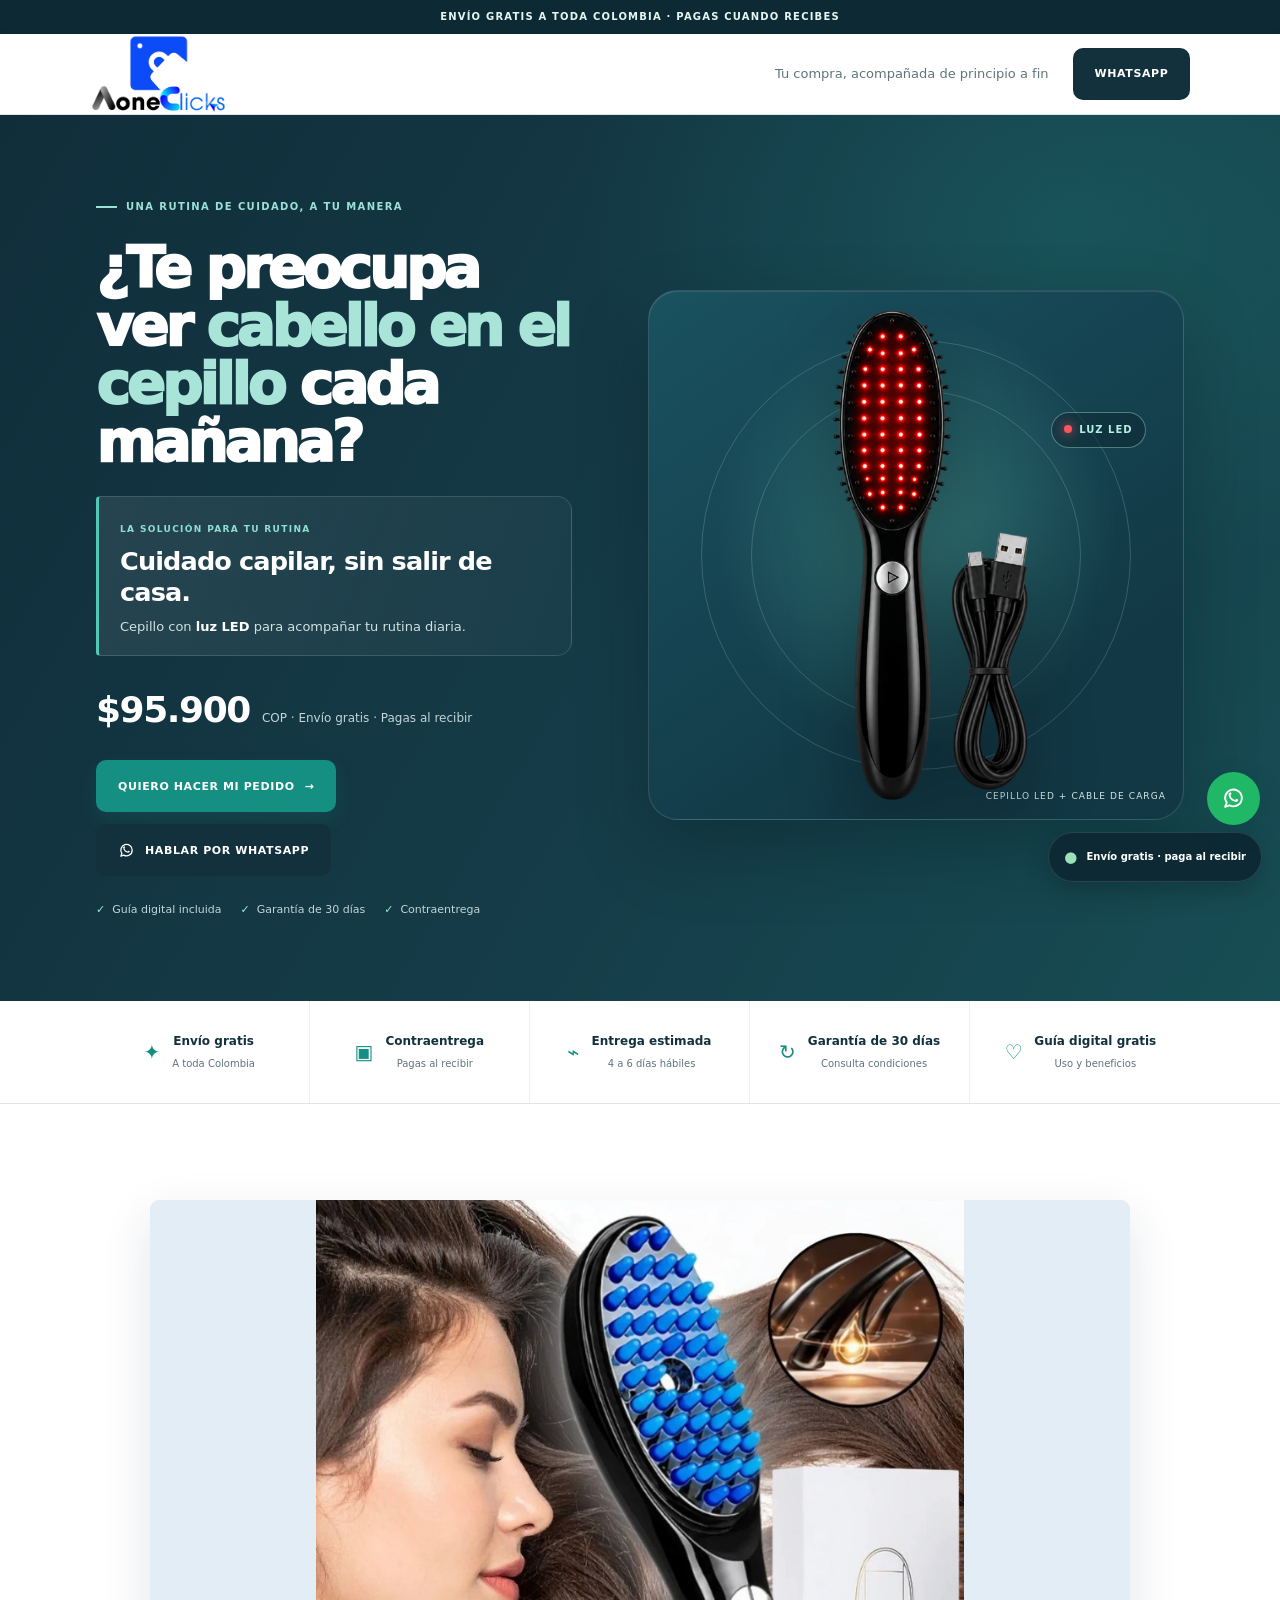
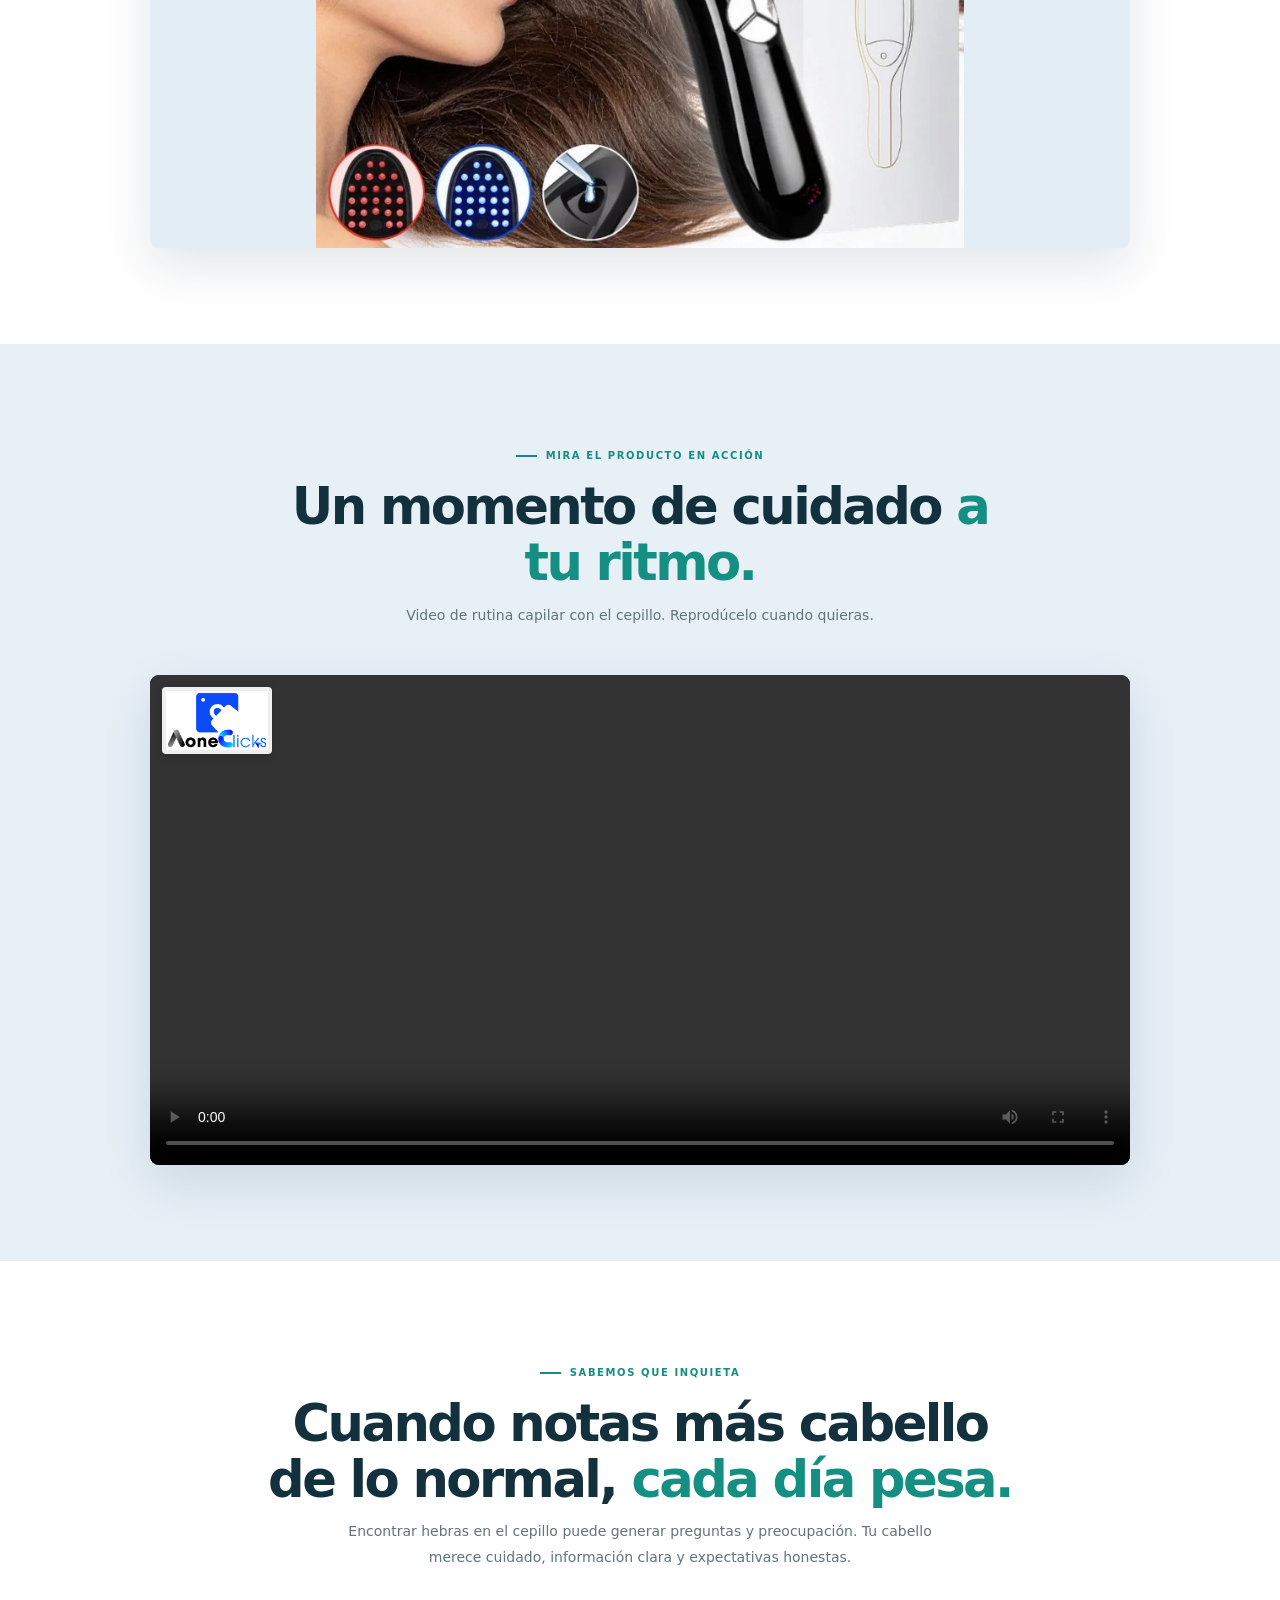
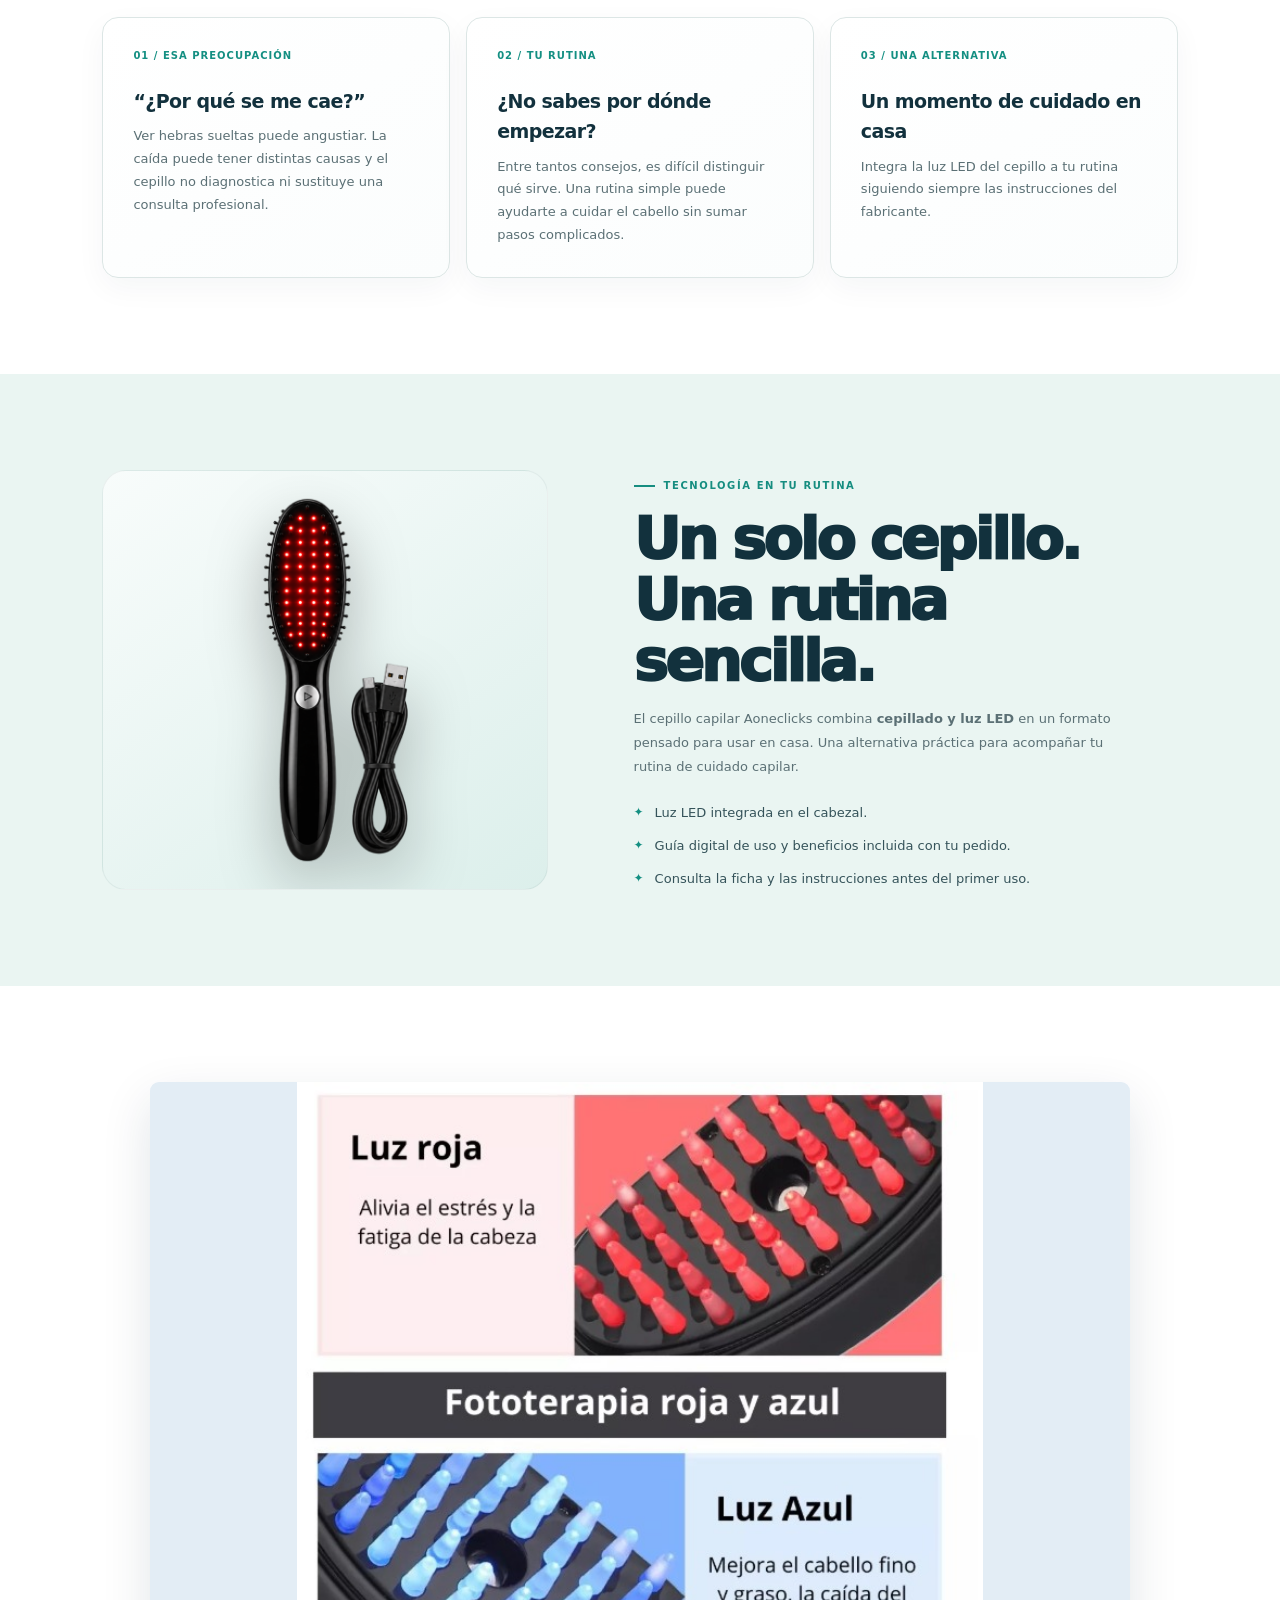
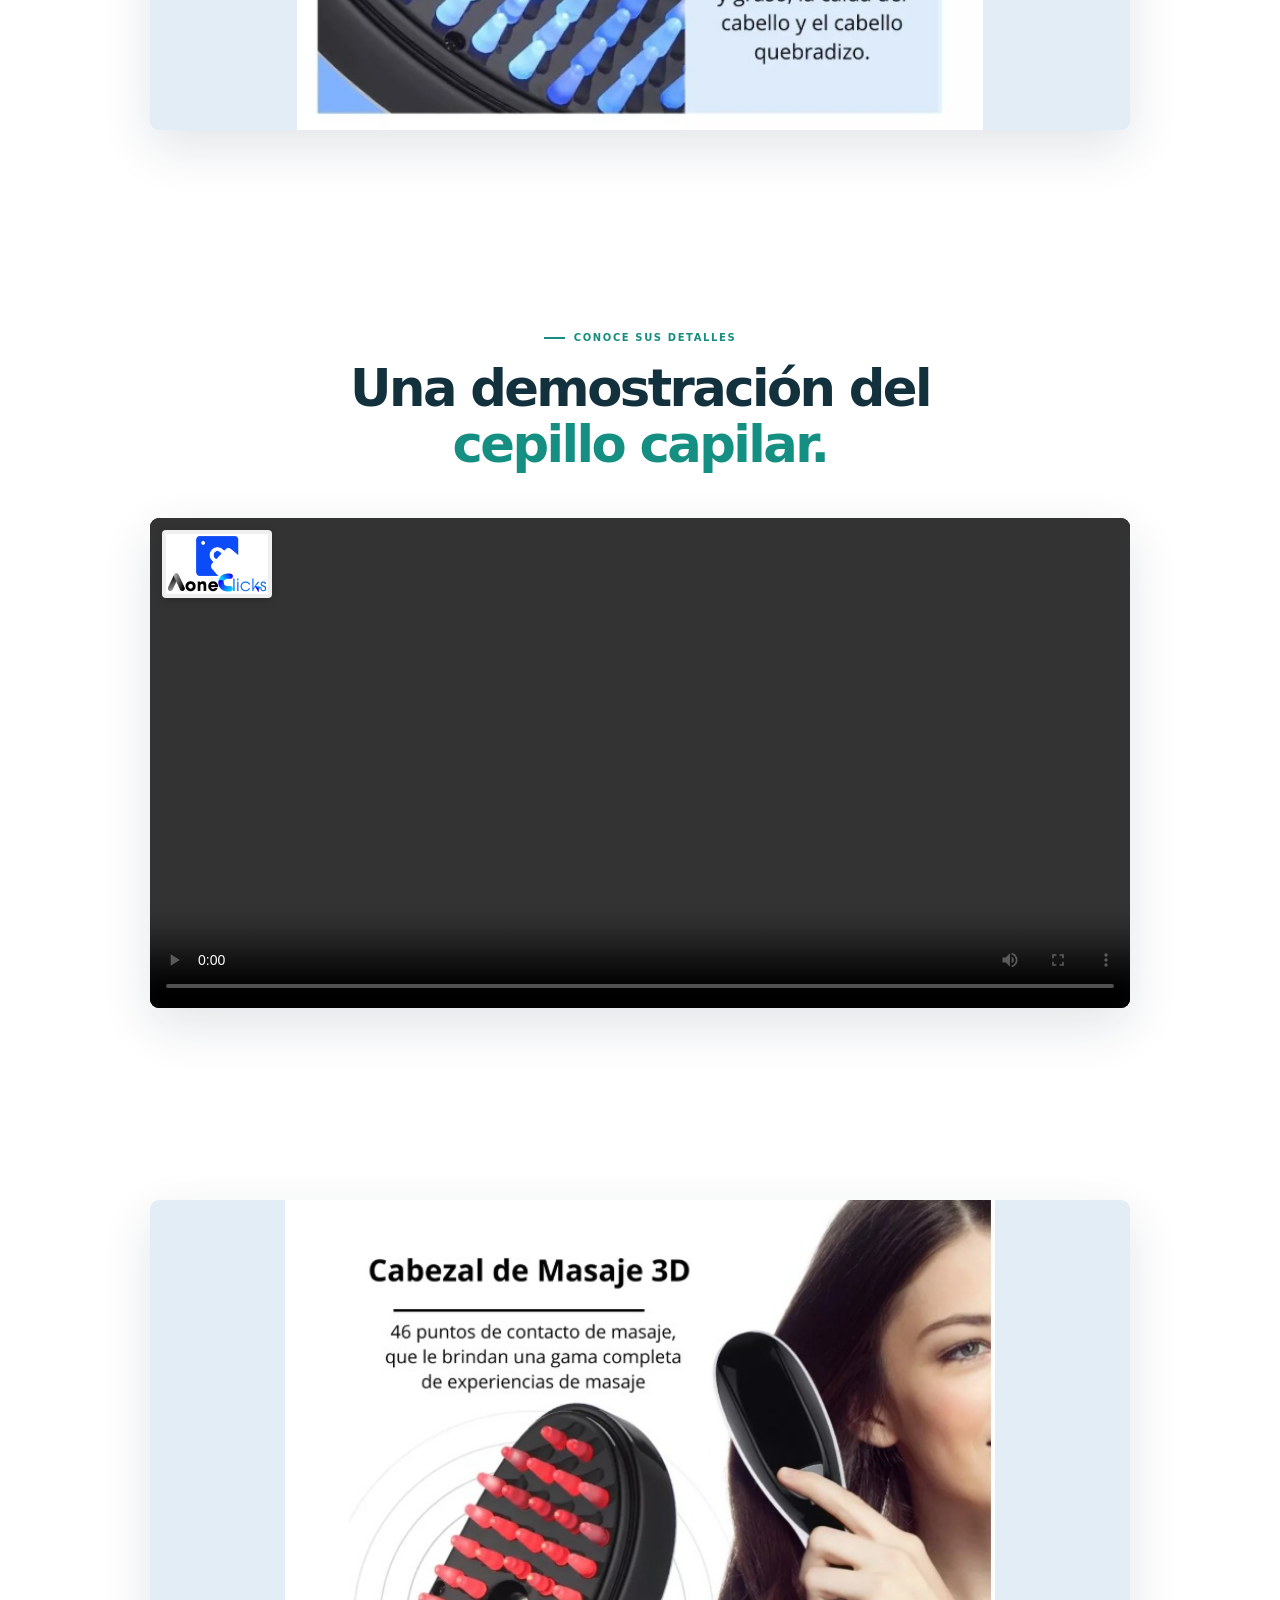
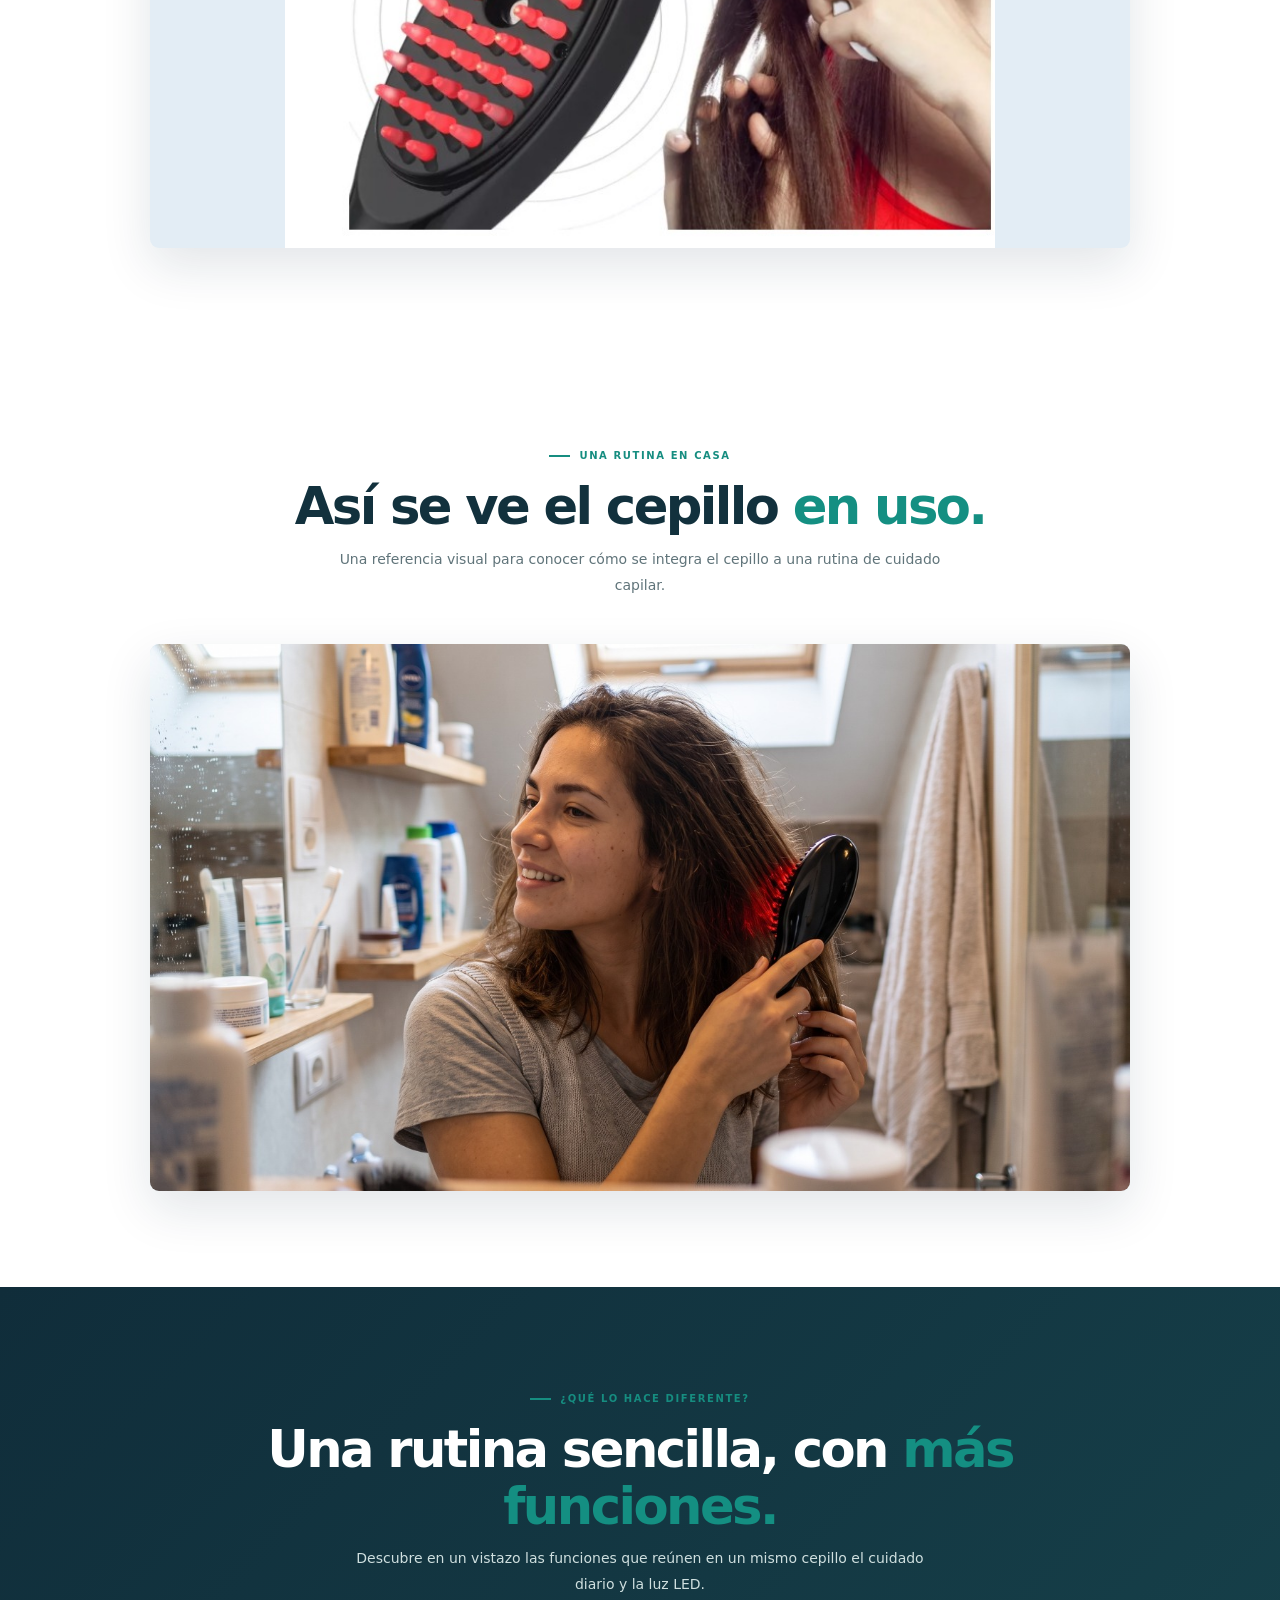
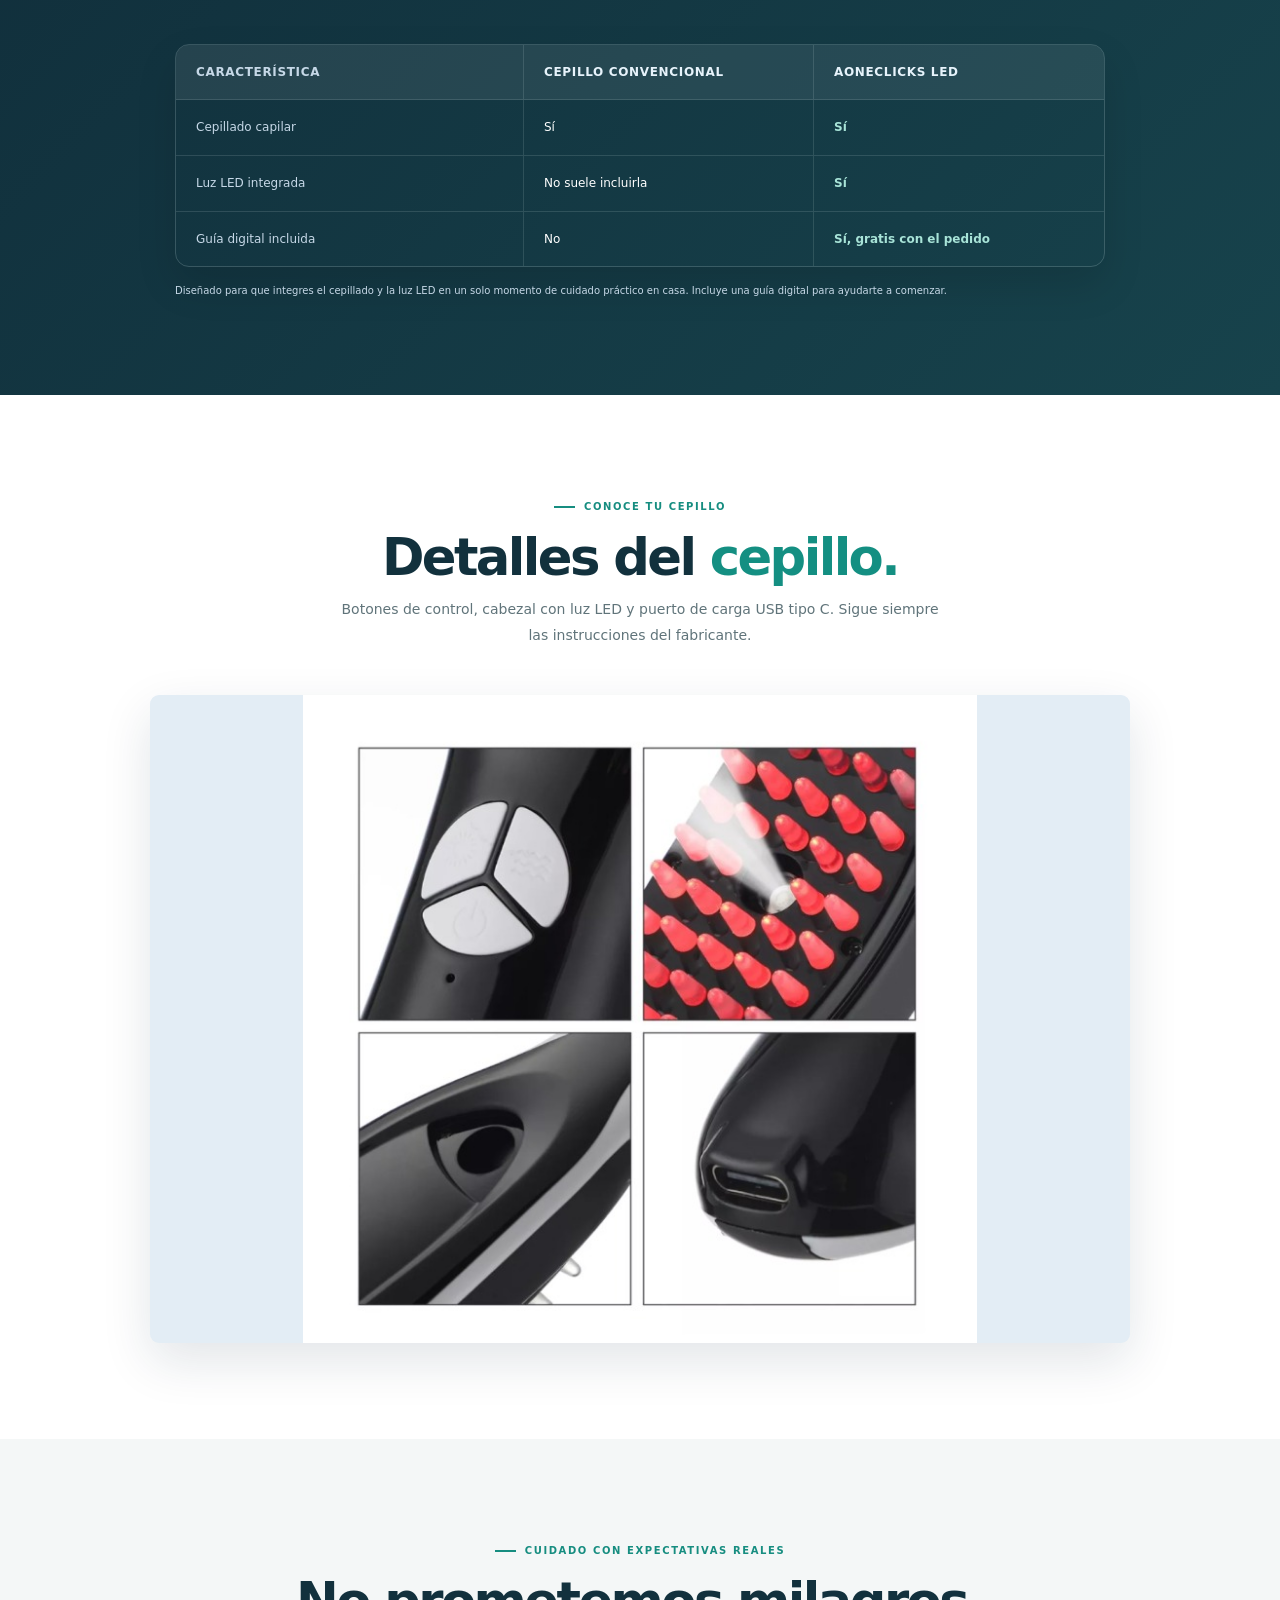
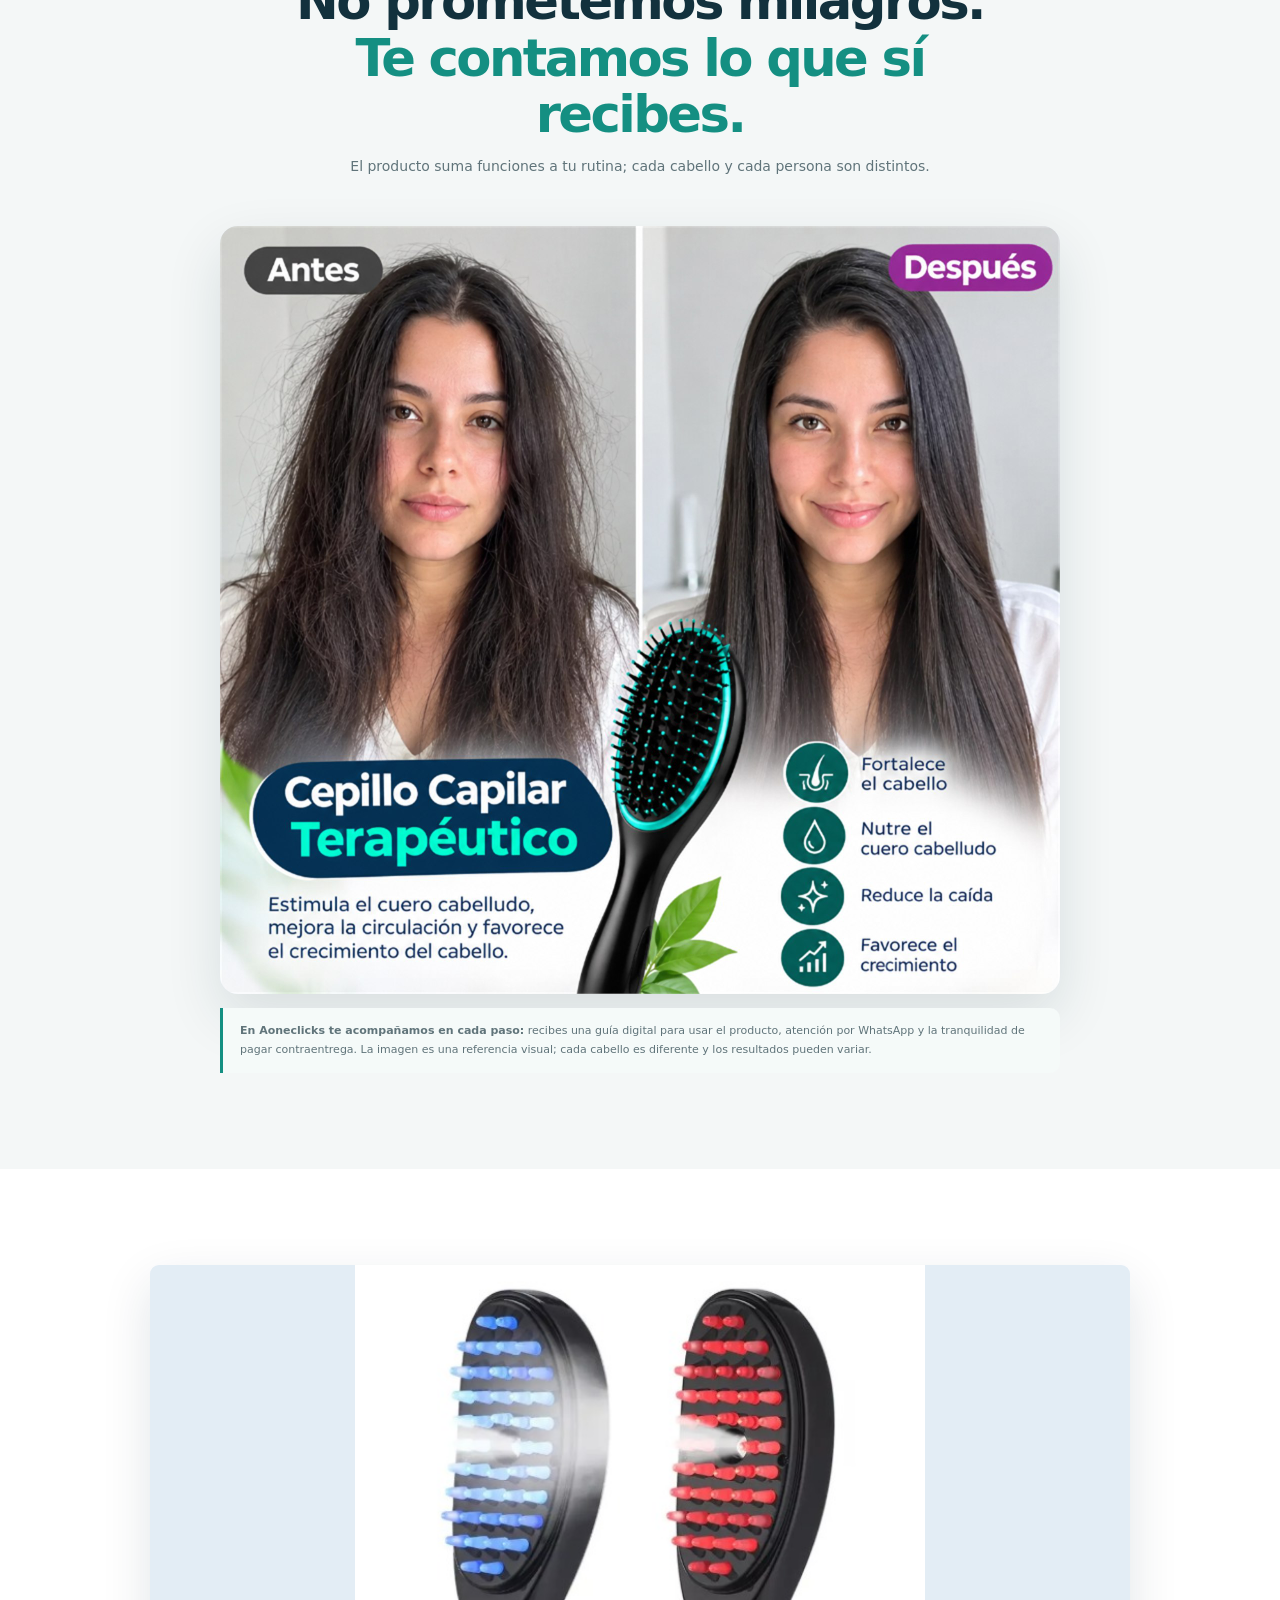
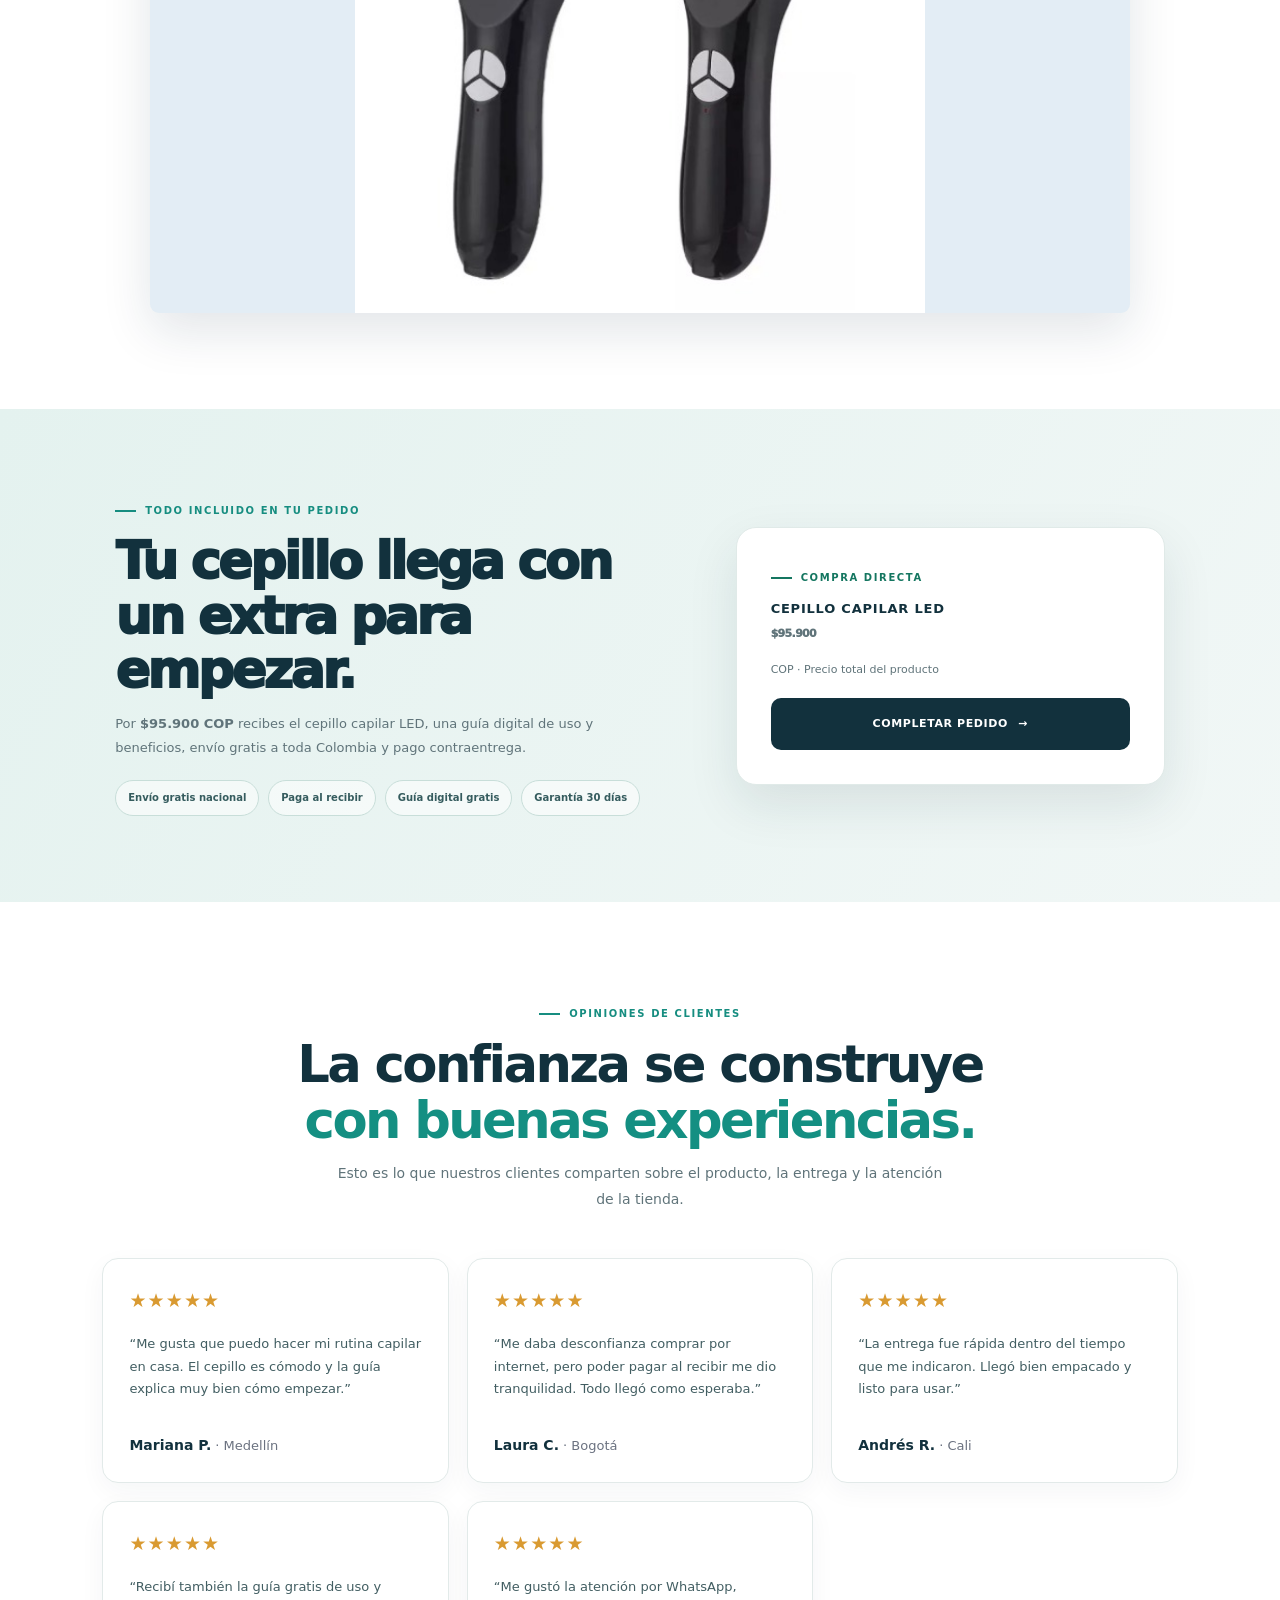
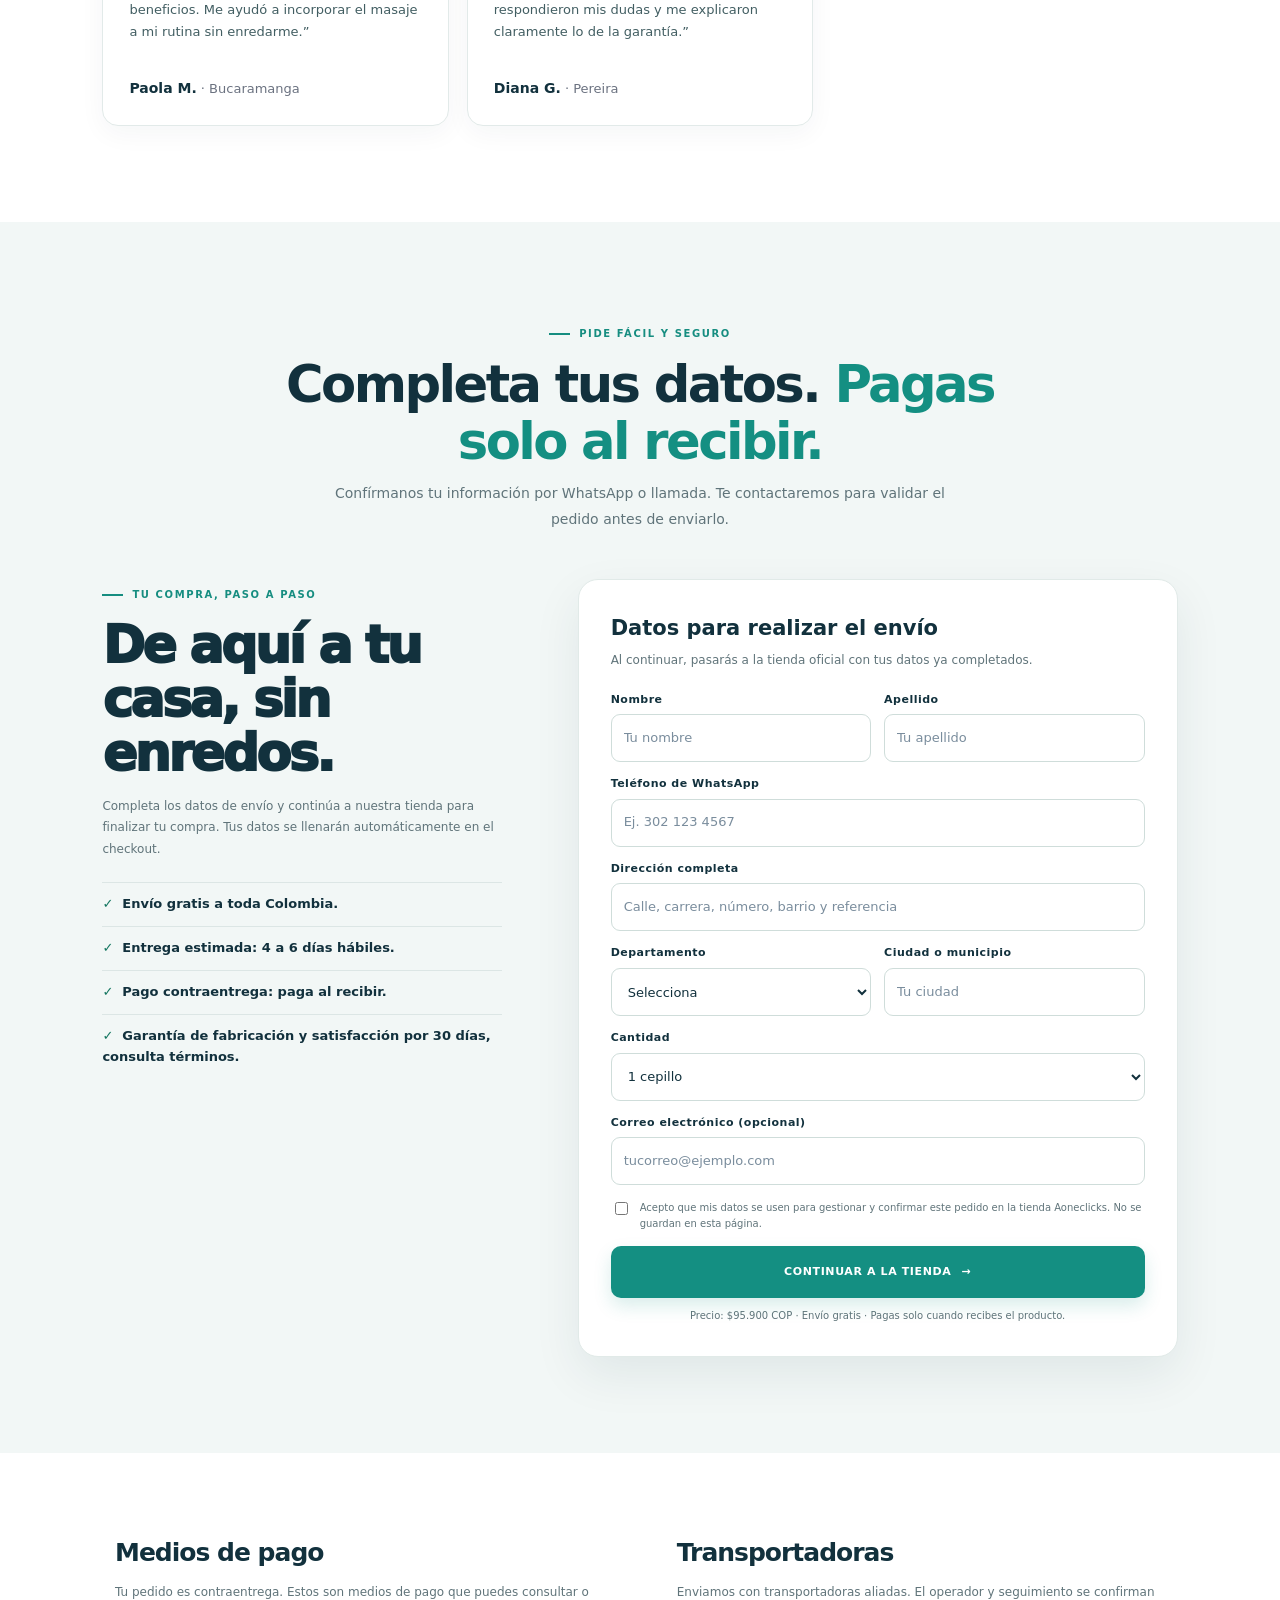
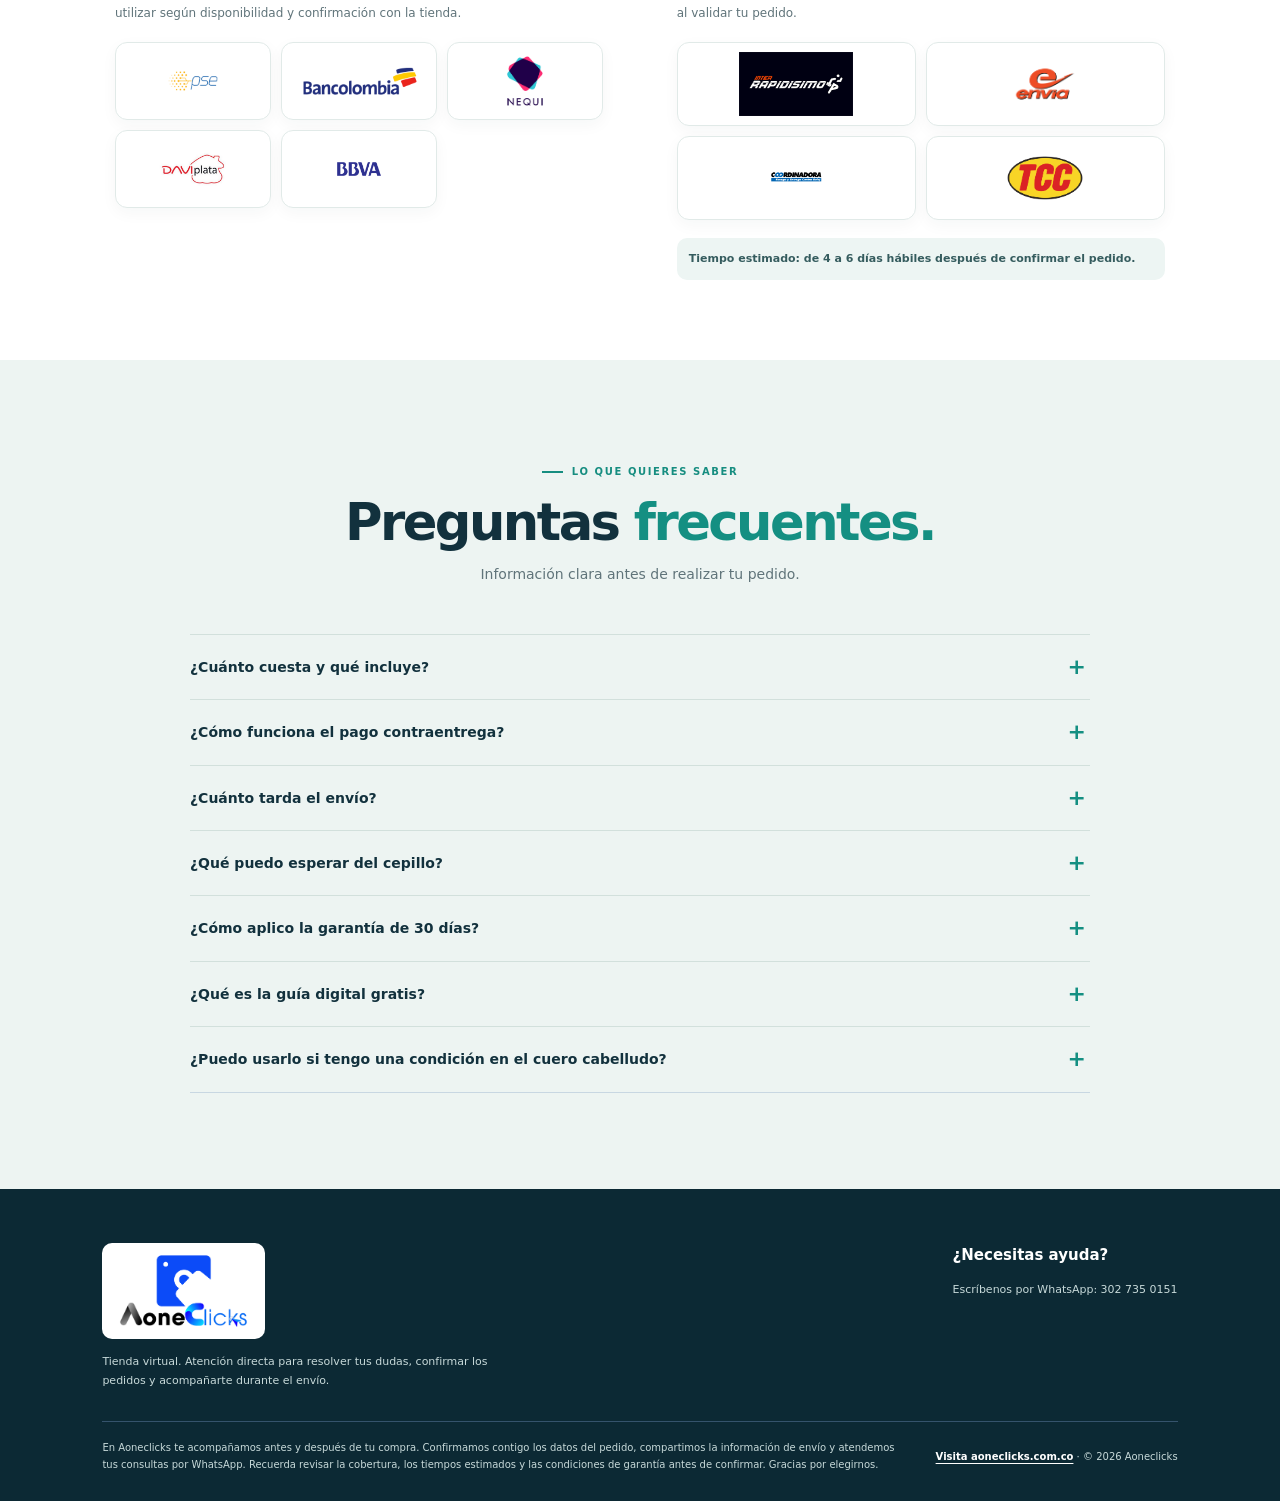
<file: index.html>
<!DOCTYPE html>
<html lang="es">
<head>
    <meta charset="UTF-8">
    <meta name="viewport" content="width=device-width, initial-scale=1">
    <meta name="theme-color" content="#102a43">
    <meta name="description" content="Cepillo capilar con luz LED Aoneclicks. Envío gratis en Colombia, pago contraentrega y guía digital incluida.">
    <title>Cepillo capilar LED | Aoneclicks</title>
    <link rel="icon" type="image/png" href="./favicon.png">
    <link rel="apple-touch-icon" href="./favicon.png">
    <style>
        :root {
            color-scheme: light;
            --ink: #102a43;
            --paper: #f2f7fb;
            --white: #ffffff;
            --rose: #00a896;
            --rose-light: #7be2d3;
            --muted: #586d80;
            --line: #d8e3ec;
            --green: #117a62;
            --sans: Inter, ui-sans-serif, system-ui, -apple-system, "Segoe UI", sans-serif;
        }
        *, *::before, *::after { box-sizing: border-box; }
        html { scroll-behavior: smooth; scroll-padding-top: 82px; }
        body { margin: 0; background: var(--paper); color: var(--ink); font-family: var(--sans); -webkit-font-smoothing: antialiased; }
        a { color: inherit; text-decoration: none; }
        button, input, select { font: inherit; }
        button:focus-visible, a:focus-visible, input:focus-visible, select:focus-visible, summary:focus-visible { outline: 3px solid #00a896; outline-offset: 3px; }
        .announcement { padding: 10px 16px; background: var(--rose); color: var(--ink); text-align: center; font-size: 11px; font-weight: 800; letter-spacing: .09em; text-transform: uppercase; }
        .header { display: flex; min-height: 72px; align-items: center; justify-content: space-between; padding: 0 7%; border-bottom: 1px solid var(--line); }
        .brand { font-size: 22px; font-weight: 950; letter-spacing: -.07em; }
        .brand span { color: var(--rose); }
        .brand-logo { display: flex; align-items: center; }
        .brand-logo img { display: block; width: auto;         height: 80px; max-width: 100%; }
                .footer .brand-logo img { height: 96px; padding: 10px 16px; border-radius: 10px; background: #fff; }
        .header-right { display: flex; align-items: center; gap: 24px; }
        .header-note { color: var(--muted); font-size: 12px; }
        .button { position: relative; display: inline-flex; min-height: 54px; align-items: center; justify-content: center; gap: 10px; overflow: hidden; padding: 0 23px; border: 0; border-radius: 5px; background: var(--rose); color: var(--ink); cursor: pointer; font-size: 12px; font-weight: 850; letter-spacing: .04em; text-align: center; text-transform: uppercase; transition: transform .18s, background .18s; }
        .button:hover { transform: translateY(-2px); background: var(--rose-light); }
        .button::after { position: absolute; top: -70%; left: -45%; width: 28%; height: 240%; background: rgba(255,255,255,.38); content: ""; transform: rotate(25deg); transition: left .5s ease; }
        .button:hover::after { left: 125%; }
        .button-dark { background: var(--ink); color: var(--white); }
        .button-dark:hover { background: #1d4568; }
        .button svg { width: 17px; height: 17px; flex: 0 0 auto; }
        .hero { display: grid; grid-template-columns: 1.02fr .98fr; min-height: 620px; align-items: center; gap: 5%; padding: 62px 7% 76px; background: var(--ink); color: var(--white); }
        .hero-copy { max-width: 640px; }
        .eyebrow { display: inline-flex; align-items: center; gap: 9px; color: var(--rose); font-size: 11px; font-weight: 850; letter-spacing: .14em; text-transform: uppercase; }
        .eyebrow::before { width: 21px; height: 2px; background: currentColor; content: ""; }
        h1, h2, h3, p { margin-top: 0; }
        h1 { margin: 22px 0 20px; font-size: clamp(50px, 6vw, 83px); font-weight: 950; letter-spacing: -.065em; line-height: .99; }
        h1 .pain { color: var(--rose-light); }
        h1 .solution { color: #ffc857; }
        .hero-copy > p { max-width: 510px; margin-bottom: 27px; color: #d4d0c8; font-size: 16px; line-height: 1.75; }
        .hero-copy > p strong { color: var(--white); }
        .price-row { display: flex; flex-wrap: wrap; align-items: baseline; gap: 12px; margin: 0 0 22px; }
        .price { color: var(--white); font-size: 34px; font-weight: 900; letter-spacing: -.04em; }
        .price-caption { color: #c4beb3; font-size: 12px; }
        .hero-actions { display: flex; flex-wrap: wrap; gap: 12px; }
        .hero-actions .button { min-width: 215px; }
        .micro-benefits { display: flex; flex-wrap: wrap; gap: 11px 19px; margin-top: 25px; color: #ded9cf; font-size: 11px; }
        .micro-benefits span::before { margin-right: 7px; color: var(--rose-light); content: "✓"; font-weight: 900; }
        .hero-visual { position: relative; display: grid; min-height: 470px; overflow: hidden; place-items: center; background: radial-gradient(circle at 50% 43%, #245779 0, #173d5b 42%, #0c2238 78%); }
        .hero-visual::before, .hero-visual::after { position: absolute; border: 1px solid rgba(255,255,255,.13); border-radius: 50%; content: ""; animation: halo-pulse 5s ease-in-out infinite; }
        .hero-visual::before { width: 330px; height: 330px; }
        .hero-visual::after { width: 430px; height: 430px; animation-delay: -2.5s; }
        .product-photo { display: block; width: min(90%, 430px); height: auto; aspect-ratio: 1; object-fit: contain; background: transparent; filter: drop-shadow(0 20px 24px rgba(0,0,0,.2)); }
        .hero-photo { position: relative; z-index: 1; animation: product-float 5s ease-in-out infinite; }
        .product-detail-photo { width: min(84%, 370px); filter: drop-shadow(0 18px 20px rgba(16,42,67,.2)); animation: product-float 5.5s ease-in-out infinite; animation-delay: -.8s; }
        .led-caption { position: absolute; z-index: 2; top: 23%; right: 7%; padding: 9px 12px; border: 1px solid rgba(255,183,166,.55); border-radius: 40px; color: var(--rose-light); font-size: 10px; font-weight: 800; letter-spacing: .1em; text-transform: uppercase; }
        .led-caption::before { display: inline-block; width: 8px; height: 8px; margin-right: 7px; border-radius: 50%; background: #fb555c; box-shadow: 0 0 12px #fb555c; content: ""; }
        .visual-caption { position: absolute; right: 17px; bottom: 16px; color: #d6cec4; font-size: 9px; letter-spacing: .12em; text-transform: uppercase; }
        .hero-copy { animation: enter-up .75s cubic-bezier(.2,.7,.2,1) both; }
        .hero-visual { animation: enter-up .9s .12s cubic-bezier(.2,.7,.2,1) both; }
        .hero-copy .eyebrow { animation: eyebrow-in .65s .2s both; }
        .hero h1 { animation: headline-in .85s .28s both; }
        .hero-copy > p { animation: enter-up .8s .42s both; }
        .hero-actions .button:first-child { animation: cta-glow 3s 1.4s ease-in-out infinite; }
        .led-caption::before { animation: led-pulse 1.8s ease-in-out infinite; }
        .reveal { opacity: 0; transform: translateY(24px); transition: opacity .65s ease, transform .65s cubic-bezier(.2,.7,.2,1); }
        .reveal.is-visible { opacity: 1; transform: translateY(0); }
        .pain-card.reveal:nth-child(2), .secure-grid > div.reveal:nth-child(2) { transition-delay: .12s; }
        .pain-card.reveal:nth-child(3) { transition-delay: .24s; }
        .product-copy.reveal { transition-delay: .14s; }
        .pain-card, .trust-item, .offer-card { transition: transform .25s ease, box-shadow .25s ease; }
        .pain-card:hover, .offer-card:hover { transform: translateY(-5px); box-shadow: 0 16px 36px rgba(23,23,19,.1); }
        .trust-item:hover { transform: translateY(-3px); }
        .floating-trust { animation: trust-bob 3s ease-in-out infinite; }
        .whatsapp-float { animation: whatsapp-pulse 2.5s ease-out infinite; }
        @keyframes enter-up { from { opacity: 0; transform: translateY(22px); } to { opacity: 1; transform: translateY(0); } }
        @keyframes eyebrow-in { from { opacity: 0; letter-spacing: .32em; } to { opacity: 1; letter-spacing: .14em; } }
        @keyframes headline-in { from { opacity: 0; transform: translateY(18px) scale(.98); } to { opacity: 1; transform: translateY(0) scale(1); } }
        @keyframes product-float { 0%, 100% { transform: translateY(0) rotate(-1deg); } 50% { transform: translateY(-11px) rotate(1deg); } }
        @keyframes halo-pulse { 0%, 100% { opacity: .48; transform: scale(.96); } 50% { opacity: 1; transform: scale(1.04); } }
        @keyframes led-pulse { 0%, 100% { opacity: .65; box-shadow: 0 0 5px #fb555c; } 50% { opacity: 1; box-shadow: 0 0 15px #fb555c; } }
        @keyframes trust-bob { 0%, 100% { transform: translateY(0); } 50% { transform: translateY(-4px); } }
        @keyframes whatsapp-pulse { 0%, 100% { box-shadow: 0 8px 22px rgba(0,0,0,.23), 0 0 0 0 rgba(32,184,102,.35); } 50% { box-shadow: 0 8px 22px rgba(0,0,0,.23), 0 0 0 9px rgba(32,184,102,0); } }
        @keyframes cta-glow { 0%, 100% { box-shadow: 0 0 0 0 rgba(237,118,95,0); } 50% { box-shadow: 0 0 0 6px rgba(237,118,95,.17); } }
        .trust-strip { display: grid; grid-template-columns: repeat(5, 1fr); gap: 1px; padding: 1px 7%; background: var(--line); }
        .trust-item { display: flex; min-height: 96px; align-items: center; justify-content: center; gap: 10px; padding: 14px 10px; background: var(--white); text-align: center; }
        .trust-item b { display: block; font-size: 11px; }
        .trust-item small { display: block; margin-top: 4px; color: var(--muted); font-size: 9px; }
        .trust-icon { color: var(--rose); font-size: 20px; }
        .section { padding: 88px 8%; }
        .section-heading { max-width: 740px; margin: 0 auto 40px; text-align: center; }
        .section-heading .eyebrow { justify-content: center; }
        .section-heading h2 { margin: 14px 0 12px; font-size: clamp(34px, 4.2vw, 55px); font-weight: 900; letter-spacing: -.055em; line-height: 1.06; }
        .section-heading h2 em { color: var(--rose); font-style: normal; }
        .section-heading p { max-width: 610px; margin: auto; color: var(--muted); font-size: 14px; line-height: 1.8; }
        .pain-section { background: var(--white); }
        .pain-grid { display: grid; grid-template-columns: repeat(3, 1fr); gap: 16px; max-width: 1100px; margin: 0 auto; }
        .pain-card { min-height: 205xpx; padding: 27px; border: 1px solid var(--line); background: #fff; }
        .pain-card .number { display: block; margin-bottom: 22px; color: var(--rose); font-size: 12px; font-weight: 900; letter-spacing: .1em; }
        .pain-card h3 { margin-bottom: 9px; font-size: 19px; font-weight: 850; letter-spacing: -.03em; }
        .pain-card p { margin-bottom: 0; color: var(--muted); font-size: 12px; line-height: 1.75; }
        .product-section { display: grid; grid-template-columns: .9fr 1.1fr; align-items: center; gap: 8%; background: #d9f4f0; }
        .product-visual { display: grid; min-height: 380px; place-items: center; background: rgba(255,255,255,.28); }
        .product-copy h2 { max-width: 540px; margin: 15px 0; font-size: clamp(38px, 4.5vw, 58px); font-weight: 950; letter-spacing: -.06em; line-height: 1; }
        .product-copy > p { max-width: 500px; color: #29485e; font-size: 14px; line-height: 1.85; }
        .feature-list { display: grid; gap: 10px; margin: 24px 0 0; padding: 0; list-style: none; }
        .feature-list li { display: flex; gap: 11px; font-size: 13px; line-height: 1.6; }
        .feature-list li::before { color: var(--ink); content: "✦"; font-size: 12px; }
        .comparison { background: var(--ink); color: var(--white); }
        .comparison .section-heading p { color: #cbc5ba; }
        .comparison-table { max-width: 930px; margin: 0 auto; overflow: hidden; border: 1px solid #4b4842; border-radius: 8px; }
        .comparison-row { display: grid; grid-template-columns: 1.2fr 1fr 1fr; border-bottom: 1px solid #35536c; }
        .comparison-row:last-child { border: 0; }
        .comparison-row > div { padding: 18px 20px; border-right: 1px solid #35536c; font-size: 12px; line-height: 1.55; }
        .comparison-row > div:last-child { border: 0; }
        .comparison-head { background: #193c59; color: #e7f3fb; font-size: 11px !important; font-weight: 850; letter-spacing: .06em; text-transform: uppercase; }
        .comparison-row > div:first-child { color: #c6d8e7; }
        .comparison-row:not(.comparison-head) > div:last-child { color: var(--rose-light); font-weight: 700; }
        .note { max-width: 930px; margin: 15px auto 0; color: #c6d8e7; font-size: 10px; line-height: 1.7; }
        .visual-guide { max-width: 840px; margin: 0 auto; overflow: hidden; border-radius: 8px; background: #e3edf5; box-shadow: 0 18px 50px rgba(16,42,67,.12); }
        .before-after-photo { display: block; width: 100%; height: auto; }
        .guide-caveat { max-width: 840px; margin: 14px auto 0; padding: 14px 17px; border-left: 3px solid var(--rose); background: var(--white); color: var(--muted); font-size: 11px; line-height: 1.7; }
        .media-section { background: var(--white); }
        .media-section--soft { background: #e7f0f7; }
        .media-frame { position: relative; max-width: 980px; margin: 0 auto; overflow: hidden; border-radius: 9px; background: #0c2238; box-shadow: 0 18px 50px rgba(16,42,67,.12); }
        .media-frame img, .media-frame video { display: block; width: 100%; height: auto; max-height: 72vh; object-fit: contain; }
        .media-frame > .media-logo { position: absolute; z-index: 1; top: 12px; left: 12px; width: clamp(76px, 10vw, 110px); height: auto; max-height: none; padding: 4px; border-radius: 4px; background: rgba(255,255,255,.92); box-shadow: 0 2px 8px rgba(0,0,0,.18); pointer-events: none; }
        .media-photo { background: #e3edf5; }
        .offer { display: grid; grid-template-columns: 1fr .8fr; align-items: center; gap: 7%; padding: 75px 9%; background: #e7f0f7; }
        .offer-copy h2 { max-width: 620px; margin: 15px 0; font-size: clamp(38px, 4vw, 54px); font-weight: 950; letter-spacing: -.06em; line-height: 1.04; }
        .offer-copy > p { max-width: 500px; color: var(--muted); font-size: 13px; line-height: 1.8; }
        .offer-points { display: flex; flex-wrap: wrap; gap: 9px; margin-top: 21px; }
        .offer-points span { padding: 9px 12px; border: 1px solid #b9cbd9; border-radius: 30px; font-size: 10px; font-weight: 750; }
        .offer-card { padding: 29px; border: 1px solid #d8e3ec; background: var(--white); box-shadow: 0 15px 45px rgba(16,42,67,.09); }
        .offer-card .eyebrow { color: var(--green); }
        .offer-card h3 { margin: 13px 0 5px; font-size: 13px; font-weight: 850; letter-spacing: .06em; text-transform: uppercase; }
        .offer-price { margin: 0; font-size: 42px; font-weight: 950; letter-spacing: -.06em; }
        .offer-card > p { margin: 0 0 19px; color: var(--muted); font-size: 11px; }
        .offer-card .button { width: 100%; }
        .reviews { background: var(--white); }
        .review-grid { display: grid; grid-template-columns: repeat(3, minmax(0, 1fr)); gap: 16px; max-width: 1180px; margin: 0 auto; }
        .review-card { display: flex; min-height: 220px; flex-direction: column; padding: 24px; border: 1px solid #d8e3ec; border-radius: 8px; background: #fff; box-shadow: 0 5px 18px rgba(16,42,67,.035); transition: transform .22s ease, box-shadow .22s ease; }
        .review-card:hover { transform: translateY(-4px); box-shadow: 0 13px 28px rgba(16,42,67,.09); }
        .review-stars { margin-bottom: 17px; color: #f29a00; font-size: 19px; letter-spacing: .06em; }
        .review-quote { flex: 1; margin-bottom: 20px; color: #42596d; font-size: 15px; line-height: 1.75; }
        .review-author { margin: 0; color: #6b7280; font-size: 13px; }
        .review-author strong { color: var(--ink); font-size: 14px; }
        .checkout { background: var(--paper); }
        .checkout-grid { display: grid; grid-template-columns: .8fr 1.2fr; gap: 7%; max-width: 1080px; margin: 0 auto; }
        .checkout-intro h2 { margin: 15px 0; font-size: clamp(38px, 4vw, 53px); font-weight: 950; letter-spacing: -.06em; line-height: 1.02; }
        .checkout-intro > p { color: var(--muted); font-size: 13px; line-height: 1.8; }
        .checkout-perks { margin: 22px 0 0; padding: 0; list-style: none; }
        .checkout-perks li { padding: 11px 0; border-top: 1px solid var(--line); font-size: 12px; font-weight: 650; }
        .checkout-perks li::before { margin-right: 9px; color: var(--green); content: "✓"; font-weight: 900; }
        .order-form { padding: 27px; background: var(--white); box-shadow: 0 12px 40px rgba(23,23,19,.07); }
        .order-form h3 { margin-bottom: 6px; font-size: 21px; font-weight: 900; }
        .form-intro { margin-bottom: 20px; color: var(--muted); font-size: 11px; line-height: 1.6; }
        .fields { display: grid; grid-template-columns: 1fr 1fr; gap: 13px; }
        .field { display: grid; gap: 6px; }
        .field-wide { grid-column: 1 / -1; }
        .field label { font-size: 10px; font-weight: 850; letter-spacing: .045em; }
        .field input, .field select { width: 100%; min-height: 44px; padding: 0 12px; border: 1px solid #c8d7e2; border-radius: 4px; background: #fff; color: var(--ink); font-size: 12px; }
        .field input::placeholder { color: #7a8d9d; }
        .consent { display: flex; align-items: flex-start; gap: 9px; margin: 15px 0; color: var(--muted); font-size: 10px; line-height: 1.55; }
        .consent input { margin-top: 2px; accent-color: var(--green); }
        .order-form .button { width: 100%; }
        .form-note { margin: 10px 0 0; color: var(--muted); font-size: 9px; line-height: 1.6; text-align: center; }
        .secure { padding: 70px 8%; background: var(--white); }
        .secure-grid { display: grid; grid-template-columns: 1fr 1fr; gap: 7%; max-width: 1050px; margin: 0 auto; }
        .secure h2 { margin: 0 0 9px; font-size: 27px; font-weight: 900; letter-spacing: -.04em; }
        .secure p { color: var(--muted); font-size: 11px; line-height: 1.7; }
        .logo-grid { display: flex; flex-wrap: wrap; gap: 9px; margin: 19px 0 0; }
        .logo-badge { position: relative; display: inline-flex; min-width: 112px; min-height: 48px; align-items: center; justify-content: flex-start; gap: 9px; overflow: hidden; padding: 7px 11px; border: 1px solid var(--line); border-radius: 8px; background: #fff; color: #34322e; font-size: 10px; font-weight: 850; letter-spacing: -.025em; box-shadow: 0 3px 9px rgba(23,23,19,.035); animation: badge-arrive .55s both; transition: transform .2s ease, box-shadow .2s ease, border-color .2s ease; }
        .logo-badge::after { position: absolute; inset: 0; background: linear-gradient(110deg, transparent 30%, rgba(255,255,255,.78) 50%, transparent 70%); content: ""; transform: translateX(-130%); transition: transform .5s ease; }
        .logo-badge:hover { transform: translateY(-4px) scale(1.035); border-color: #cbc3b7; box-shadow: 0 9px 18px rgba(23,23,19,.12); }
        .logo-badge:hover::after { transform: translateX(130%); }
        .logo-badge:nth-child(2) { animation-delay: .05s; }
        .logo-badge:nth-child(3) { animation-delay: .1s; }
        .logo-badge:nth-child(4) { animation-delay: .15s; }
        .logo-badge:nth-child(5) { animation-delay: .2s; }
        .logo-badge:nth-child(6) { animation-delay: .25s; }
        .logo-mark { position: relative; z-index: 1; display: grid; width: 27px; height: 27px; flex: 0 0 auto; place-items: center; border-radius: 8px; background: #f4f1ec; color: #34322e; font-size: 9px; font-weight: 950; letter-spacing: -.04em; }
        .logo-name { position: relative; z-index: 1; }
        .logo-badge.pse .logo-mark { background: #fff1e8; color: #ef6e25; }
        .logo-badge.banco .logo-mark { background: #f9e9eb; color: #ae1e32; }
        .logo-badge.nequi .logo-mark { background: #fae8f3; color: #d31983; }
        .logo-badge.mp .logo-mark { background: #e7f4fb; color: #1285c7; }
        .logo-badge.amex .logo-mark { background: #e8f1f8; color: #1669a9; }
        .logo-badge.master .logo-mark { background: #f8e9e8; color: #b52630; }
        .logo-badge.inter .logo-mark { background: #fff0e8; color: #e45c24; }
        .logo-badge.envia .logo-mark { background: #eaf2e5; color: #43844c; }
        .logo-badge.coord .logo-mark { background: #fff4df; color: #b17b19; }
        .logo-badge.tcc .logo-mark { background: #eaf0fb; color: #305da8; }
        @keyframes badge-arrive { from { opacity: 0; transform: translateY(9px); } to { opacity: 1; transform: translateY(0); } }
        .payment-logo-grid { display: grid; grid-template-columns: repeat(3, minmax(0, 1fr)); gap: 10px; margin: 19px 0 0; }
        .payment-logo-card { display: grid; min-height: 78px; place-items: center; padding: 10px; overflow: hidden; border: 1px solid var(--line); border-radius: 8px; background: #fff; box-shadow: 0 3px 9px rgba(23,23,19,.035); animation: badge-arrive .55s both; transition: transform .2s ease, box-shadow .2s ease; }
        .payment-logo-card img { display: block; width: 100%; height: 54px; object-fit: contain; transition: transform .25s ease; }
        .payment-logo-card:hover { transform: translateY(-4px); box-shadow: 0 9px 18px rgba(23,23,19,.12); }
        .payment-logo-card:hover img { transform: scale(1.06); }
        .payment-logo-card:nth-child(2) { animation-delay: .06s; }
        .payment-logo-card:nth-child(3) { animation-delay: .12s; }
        .payment-logo-card:nth-child(4) { animation-delay: .18s; }
        .payment-logo-card:nth-child(5) { animation-delay: .24s; }
        .carrier-logo-grid { display: grid; grid-template-columns: repeat(2, minmax(0, 1fr)); gap: 10px; margin: 19px 0 0; }
        .carrier-logo-card { display: grid; min-height: 84px; place-items: center; padding: 9px; overflow: hidden; border: 1px solid var(--line); border-radius: 8px; background: #fff; box-shadow: 0 3px 9px rgba(23,23,19,.035); animation: badge-arrive .55s both; transition: transform .2s ease, box-shadow .2s ease; }
        .carrier-logo-card img { display: block; width: 100%; height: 64px; object-fit: contain; transition: transform .25s ease; }
        .carrier-logo-card:hover { transform: translateY(-4px); box-shadow: 0 9px 18px rgba(23,23,19,.12); }
        .carrier-logo-card:hover img { transform: scale(1.06); }
        .carrier-logo-card:nth-child(2) { animation-delay: .06s; }
        .carrier-logo-card:nth-child(3) { animation-delay: .12s; }
        .carrier-logo-card:nth-child(4) { animation-delay: .18s; }
        .shipping-note { margin-top: 18px; padding: 12px; background: var(--paper); font-size: 11px; font-weight: 750; }
        .faq { background: #e7f0f7; }
        .faq-grid { max-width: 900px; margin: 0 auto; }
        .faq details { border-top: 1px solid #c8d7e2; }
        .faq details:last-child { border-bottom: 1px solid #c8d7e2; }
        .faq summary { position: relative; padding: 19px 34px 19px 0; cursor: pointer; font-size: 14px; font-weight: 800; list-style: none; }
        .faq summary::-webkit-details-marker { display: none; }
        .faq summary::after { position: absolute; right: 4px; color: var(--rose); content: "+"; font-size: 22px; line-height: 1; }
        .faq details[open] summary::after { content: "−"; }
        .faq details p { max-width: 760px; margin: -2px 0 18px; color: #526a7e; font-size: 12px; line-height: 1.8; }
        .footer { padding: 44px 8% 28px; background: var(--ink); color: var(--white); }
        .footer-main { display: flex; justify-content: space-between; gap: 30px; max-width: 1100px; margin: 0 auto; }
        .footer-main p { max-width: 400px; margin: 13px 0 0; color: #c6d8e7; font-size: 11px; line-height: 1.8; }
        .footer-legal { display: grid; grid-template-columns: 1fr auto; gap: 16px 24px; align-items: center; max-width: 1100px; margin: 30px auto 0; padding-top: 17px; border-top: 1px solid #35536c; color: #c6d8e7; font-size: 10px; line-height: 1.7; }
        .footer-legal a { color: #fff; font-weight: 750; text-decoration: underline; text-underline-offset: 3px; }
        .footer-legal a { text-decoration: underline; text-underline-offset: 3px; }
        .floating-trust { position: fixed; z-index: 5; right: 18px; bottom: 18px; display: flex; align-items: center; gap: 9px; padding: 12px 15px; border: 1px solid rgba(255,255,255,.16); border-radius: 40px; background: var(--ink); box-shadow: 0 8px 24px rgba(0,0,0,.2); color: white; font-size: 10px; font-weight: 800; }
        .floating-trust span { color: #9ce1b9; font-size: 15px; }
        .whatsapp-float { position: fixed; z-index: 6; bottom: 75px; right: 20px; display: grid; width: 53px; height: 53px; place-items: center; border-radius: 50%; background: #20b866; box-shadow: 0 8px 22px rgba(0,0,0,.23); color: white; }
        .whatsapp-float svg { width: 25px; height: 25px; }
        .purchase-helper { position: fixed; z-index: 7; bottom: 22px; left: 22px; display: grid; grid-template-columns: 54px minmax(0, 1fr) 30px; width: min(370px, calc(100vw - 44px)); align-items: center; gap: 12px; padding: 13px; border: 1px solid rgba(23,23,19,.1); border-radius: 12px; background: var(--white); box-shadow: 0 14px 42px rgba(0,0,0,.18); opacity: 0; pointer-events: none; transform: translateY(16px) scale(.98); transition: opacity .28s ease, transform .28s ease; }
        .purchase-helper.is-visible { opacity: 1; pointer-events: auto; transform: translateY(0) scale(1); }
        .helper-avatar { display: block; width: 54px; height: 54px; border-radius: 50%; background: #f1e4d8; }
        .helper-copy { display: grid; gap: 4px; }
        .helper-copy strong { font-size: 12px; line-height: 1.4; }
        .helper-copy span { color: var(--muted); font-size: 10px; line-height: 1.45; }
        .helper-link { color: #147c4b; font-size: 10px; font-weight: 850; text-decoration: underline; text-underline-offset: 2px; }
        .helper-close { display: grid; width: 28px; height: 28px; place-items: center; border: 0; border-radius: 50%; background: #f1eee9; color: var(--muted); cursor: pointer; font-size: 18px; line-height: 1; }
        .helper-close:hover { background: #e7e1d8; color: var(--ink); }
        @media (max-width: 850px) {
            .hero { gap: 3%; padding-right: 5%; padding-left: 5%; }
            .hero-visual { min-height: 400px; }
            .trust-strip { padding-right: 4%; padding-left: 4%; }
            .trust-item { flex-direction: column; gap: 5px; }
            .section { padding-right: 6%; padding-left: 6%; }
            .product-section, .offer { gap: 5%; }
            .checkout-grid { gap: 4%; }
        }
        @media (max-width: 620px) {
            html { scroll-padding-top: 20px; }
            .announcement { padding: 9px 12px; font-size: 9px; }
            .header { min-height: 70px; padding: 4px 5%; }
            .brand-logo img { height: 60px; }
            .footer .brand-logo img { height: 80px; }
            .header-note { display: none; }
            .header-right .button { min-height: 40px; padding: 0 12px; font-size: 9px; }
            .hero { grid-template-columns: 1fr; gap: 26px; padding: 43px 6% 48px; }
            h1 { max-width: 550px; font-size: clamp(48px, 13vw, 68px); }
            .hero-copy > p { font-size: 14px; }
            .hero-visual { min-height: 350px; }
            .hero-visual::before { width: 270px; height: 270px; }
            .hero-visual::after { width: 350px; height: 350px; }
            .hero-photo { width: min(88%, 340px); }
            .product-detail-photo { width: min(82%, 310px); }
            .led-caption { top: 13%; right: 5%; font-size: 8px; }
            .hero-actions { display: grid; grid-template-columns: 1fr; }
            .hero-actions .button { width: 100%; }
            .trust-strip { grid-template-columns: repeat(2, 1fr); }
            .trust-item { min-height: 90px; }
            .trust-item:last-child { grid-column: 1 / -1; }
            .section { padding: 65px 6%; }
            .section-heading { margin-bottom: 27px; }
            .section-heading h2 { font-size: 37px; }
            .pain-grid { grid-template-columns: 1fr; gap: 10px; }
            .pain-card { min-height: 0; padding: 21px; }
            .pain-card .number { margin-bottom: 12px; }
            .product-section { grid-template-columns: 1fr; gap: 27px; }
            .product-visual { min-height: 300px; }
            .product-copy h2 { font-size: 42px; }
            .comparison-row > div { padding: 12px 9px; font-size: 10px; }
            .comparison-head { font-size: 9px !important; }
            .visual-guide { border-radius: 5px; }
            .offer { grid-template-columns: 1fr; gap: 30px; padding: 62px 7%; }
            .offer-copy h2 { font-size: 42px; }
            .checkout-grid { grid-template-columns: 1fr; gap: 28px; }
            .review-grid { grid-template-columns: 1fr; gap: 12px; }
            .review-card { min-height: 0; padding: 21px; }
            .checkout-intro h2 { font-size: 43px; }
            .order-form { padding: 20px 16px; }
            .fields { grid-template-columns: 1fr; }
            .field-wide { grid-column: auto; }
            .secure-grid { grid-template-columns: 1fr; gap: 38px; }
            .secure { padding: 58px 7%; }
            .footer-main { flex-direction: column; }
            .footer-legal { grid-template-columns: 1fr; gap: 8px; }
            .footer { padding-right: 7%; padding-left: 7%; }
            .floating-trust { right: 12px; bottom: 12px; font-size: 9px; }
            .whatsapp-float { right: 16px; bottom: 64px; width: 48px; height: 48px; }
            .purchase-helper { bottom: 122px; left: 12px; width: calc(100vw - 24px); grid-template-columns: 48px minmax(0, 1fr) 28px; gap: 10px; padding: 11px; }
            .helper-avatar { width: 48px; height: 48px; }
        }
        @media (prefers-reduced-motion: reduce) {
            *, *::before, *::after { scroll-behavior: auto !important; animation-duration: .01ms !important; animation-iteration-count: 1 !important; transition-duration: .01ms !important; }
            .reveal { opacity: 1; transform: none; }
            .button::after { display: none; }
            .purchase-helper { transform: none; }
        }
    </style>
    <link rel="stylesheet" href="./tyle.css">
</head>
<body>
    <div class="announcement">Envío gratis a toda Colombia · Pagas cuando recibes</div>
    <header class="header">
        <a class="brand brand-logo" href="https://aoneclicks.com.co/" aria-label="Aoneclicks, ir a la tienda oficial"><img src="./aoneclicks-logo.png"         alt="Aoneclicks" width="691" height="402" fetchpriority="high"></a>
        <div class="header-right">
            <span class="header-note">Tu compra, acompañada de principio a fin</span>
            <a class="button button-dark" href="https://wa.me/573027350151?text=Hola%2C%20quiero%20informaci%C3%B3n%20del%20cepillo%20capilar%20LED." target="_blank" rel="noopener noreferrer" aria-label="Consultar por WhatsApp">WhatsApp</a>
        </div>
    </header>

    <main>
        <section class="hero" id="inicio">
            <div class="hero-copy">
                <span class="eyebrow">Una rutina de cuidado, a tu manera</span>
                <h1>¿Te preocupa ver <span class="pain">cabello en el cepillo</span> cada mañana?</h1>
                <div class="hero-answer">
                    <span class="answer-label">La solución para tu rutina</span>
                    <h2 class="hero-solution">Cuidado capilar, sin salir de casa.</h2>
                    <p>Cepillo con <strong>luz LED</strong> para acompañar tu rutina diaria.</p>
                </div>
                <div class="price-row"><span class="price">$95.900</span><span class="price-caption">COP · Envío gratis · Pagas al recibir</span></div>
                <div class="hero-actions">
                    <a class="button" href="#pedido">Quiero hacer mi pedido <span aria-hidden="true">→</span></a>
                    <a class="button button-dark"                     href="https://wa.me/573027350151?text=Hola%2C%20quiero%20informaci%C3%B3n%20del%20cepillo%20capilar%20LED." target="_blank" rel="noopener noreferrer">                        <svg viewBox="0 0 24 24" fill="none" aria-hidden="true"><path d="M20 11.5a8 8 0 0 1-11.9 7L4 20l1.5-4A8 8 0 1 1 20 11.5Z" stroke="currentColor" stroke-width="1.8" stroke-linejoin="round"/><path d="M9 8.5c.5 2.8 2 4.2 4.7 5l1-1.2 2 .9c-.2 1.2-1 2-2.3 2.1-3.8-.4-6.9-3.4-7.2-7.1.1-1.3.9-2.1 2.1-2.3l.9 2L9 8.5Z" fill="currentColor"/></svg>
                        Hablar por WhatsApp
                    </a>
                </div>
                <div class="micro-benefits"><span>Guía digital incluida</span><span>Garantía de 30 días</span><span>Contraentrega</span></div>
            </div>
            <div class="hero-visual">
                <span class="led-caption">Luz LED</span>
                <img class="product-photo hero-photo" src="./cepillo-led-hd.png" alt="Cepillo capilar negro con puntos de luz LED roja y cable USB" width="1536" height="1536" fetchpriority="high" decoding="async">
                <span class="visual-caption">Cepillo LED + cable de carga</span>
            </div>
        </section>

        <section class="trust-strip" aria-label="Beneficios de compra">
            <div class="trust-item"><span class="trust-icon" aria-hidden="true">✦</span><div><b>Envío gratis</b><small>A toda Colombia</small></div></div>
            <div class="trust-item"><span class="trust-icon" aria-hidden="true">▣</span><div><b>Contraentrega</b><small>Pagas al recibir</small></div></div>
            <div class="trust-item"><span class="trust-icon" aria-hidden="true">⌁</span><div><b>Entrega estimada</b><small>4 a 6 días hábiles</small></div></div>
            <div class="trust-item"><span class="trust-icon" aria-hidden="true">↻</span><div><b>Garantía de 30 días</b><small>Consulta condiciones</small></div></div>
            <div class="trust-item"><span class="trust-icon" aria-hidden="true">♡</span><div><b>Guía digital gratis</b><small>Uso y beneficios</small></div></div>
        </section>

        <section class="section media-section">
            <figure class="media-frame media-photo">
                <img src="./cepillo-banner-mujer.jpg" alt="Mujer con el cepillo capilar de luz LED azul y su caja" width="768" height="768" loading="lazy" decoding="async">
            </figure>
        </section>

        <section class="section media-section media-section--soft" id="video-rutina">
            <div class="section-heading">
                <span class="eyebrow">Mira el producto en acción</span>
                <h2>Un momento de cuidado <em>a tu ritmo.</em></h2>
                <p>Video de rutina capilar con el cepillo. Reprodúcelo cuando quieras.</p>
            </div>
            <figure class="media-frame">
                <video controls playsinline preload="metadata" width="1080" height="1920" aria-label="Video de una rutina capilar">
                    <source src="./rutina-capilar.mp4" type="video/mp4">
                    Tu navegador no puede reproducir este video.
                </video>
                <img class="media-logo" src="./aoneclicks-logo.png" alt="Aoneclicks" width="691" height="402" loading="lazy" decoding="async">
            </figure>
        </section>

        <section class="section pain-section">
            <div class="section-heading">
                <span class="eyebrow">Sabemos que inquieta</span>
                <h2>Cuando notas más cabello de lo normal, <em>cada día pesa.</em></h2>
                <p>Encontrar hebras en el cepillo puede generar preguntas y preocupación. Tu cabello merece cuidado, información clara y expectativas honestas.</p>
            </div>
            <div class="pain-grid">
                <article class="pain-card"><span class="number">01 / ESA PREOCUPACIÓN</span><h3>“¿Por qué se me cae?”</h3><p>Ver hebras sueltas puede angustiar. La caída puede tener distintas causas y el cepillo no diagnostica ni sustituye una consulta profesional.</p></article>
                <article class="pain-card"><span class="number">02 / TU RUTINA</span><h3>¿No sabes por dónde empezar?</h3><p>Entre tantos consejos, es difícil distinguir qué sirve. Una rutina simple puede ayudarte a cuidar el cabello sin sumar pasos complicados.</p></article>
                <article class="pain-card"><span class="number">03 / UNA ALTERNATIVA</span><h3>Un momento de cuidado en casa</h3><p>Integra la luz LED del cepillo a tu rutina siguiendo siempre las instrucciones del fabricante.</p></article>
            </div>
        </section>

        <section class="section product-section" id="producto">
            <div class="product-visual">
                <img class="product-photo product-detail-photo" src="./cepillo-led-hd.png" alt="Vista detallada del cepillo negro con luz LED y cable de carga USB" width="1536" height="1536" loading="lazy" decoding="async">
            </div>
            <div class="product-copy">
                <span class="eyebrow">Tecnología en tu rutina</span>
                <h2>Un solo cepillo.<br>Una rutina sencilla.</h2>
                <p>El cepillo capilar Aoneclicks combina <strong>cepillado y luz LED</strong> en un formato pensado para usar en casa. Una alternativa práctica para acompañar tu rutina de cuidado capilar.</p>
                <ul class="feature-list">
                    <li>Luz LED integrada en el cabezal.</li>
                    <li>Guía digital de uso y beneficios incluida con tu pedido.</li>
                    <li>Consulta la ficha y las instrucciones antes del primer uso.</li>
                </ul>
            </div>
        </section>

        <section class="section media-section">
            <figure class="media-frame media-photo">
                <img src="./fototerapia-roja-azul.jpg" alt="Fototerapia roja y azul del cepillo capilar: luz roja y luz azul" width="632" height="597" loading="lazy" decoding="async">
            </figure>
        </section>

        <section class="section media-section" id="video-demostracion">
            <div class="section-heading">
                <span class="eyebrow">Conoce sus detalles</span>
                <h2>Una demostración del <em>cepillo capilar.</em></h2>
            </div>
            <figure class="media-frame">
                <video controls playsinline preload="metadata" width="1920" height="1080" aria-label="Demostración del cepillo capilar">
                    <source src="./cepillo-capilar-demostracion.mp4" type="video/mp4">
                    Tu navegador no puede reproducir este video.
                </video>
                <img class="media-logo" src="./aoneclicks-logo.png" alt="Aoneclicks" width="691" height="402" loading="lazy" decoding="async">
            </figure>
        </section>

        <section class="section media-section">
            <figure class="media-frame media-photo">
                <img src="./cabezal-masaje-3d.jpg" alt="Cabezal de masaje 3D del cepillo con 46 puntos de contacto" width="697" height="636" loading="lazy" decoding="async">
            </figure>
        </section>

        <section class="section media-section" id="uso-del-cepillo">
            <div class="section-heading">
                <span class="eyebrow">Una rutina en casa</span>
                <h2>Así se ve el cepillo <em>en uso.</em></h2>
                <p>Una referencia visual para conocer cómo se integra el cepillo a una rutina de cuidado capilar.</p>
            </div>
            <figure class="media-frame media-photo">
                <img src="./uso-del-cepillo.jpg" alt="Mujer usando el cepillo capilar frente al espejo" width="1376" height="768" loading="lazy" decoding="async">
            </figure>
        </section>

        <section class="section comparison">
            <div class="section-heading">
                <span class="eyebrow">¿Qué lo hace diferente?</span>
                <h2>Una rutina sencilla, con <em>más funciones.</em></h2>
                <p>Descubre en un vistazo las funciones que reúnen en un mismo cepillo el cuidado diario y la luz LED.</p>
            </div>
            <div class="comparison-table" role="table" aria-label="Comparación de funciones">
                <div class="comparison-row comparison-head" role="row"><div role="columnheader">Característica</div><div role="columnheader">Cepillo convencional</div><div role="columnheader">Aoneclicks LED</div></div>
                <div class="comparison-row" role="row"><div role="rowheader">Cepillado capilar</div><div role="cell">Sí</div><div role="cell">Sí</div></div>
                <div class="comparison-row" role="row"><div role="rowheader">Luz LED integrada</div><div role="cell">No suele incluirla</div><div role="cell">Sí</div></div>
                <div class="comparison-row" role="row"><div role="rowheader">Guía digital incluida</div><div role="cell">No</div><div role="cell">Sí, gratis con el pedido</div></div>
            </div>
            <p class="note">Diseñado para que integres el cepillado y la luz LED en un solo momento de cuidado práctico en casa. Incluye una guía digital para ayudarte a comenzar.</p>
        </section>

        <section class="section media-section">
            <div class="section-heading">
                <span class="eyebrow">Conoce tu cepillo</span>
                <h2>Detalles del <em>cepillo.</em></h2>
                <p>Botones de control, cabezal con luz LED y puerto de carga USB tipo C. Sigue siempre las instrucciones del fabricante.</p>
            </div>
            <figure class="media-frame media-photo">
                <img src="./cepillo-detalles.jpg" alt="Detalles del cepillo: botones de control, cabezal con luz LED y puerto de carga USB tipo C" width="692" height="665" loading="lazy" decoding="async">
            </figure>
        </section>

        <section class="section">
            <div class="section-heading">
                <span class="eyebrow">Cuidado con expectativas reales</span>
                <h2>No prometemos milagros. <em>Te contamos lo que sí recibes.</em></h2>
                <p>El producto suma funciones a tu rutina; cada cabello y cada persona son distintos.</p>
            </div>
            <div class="visual-guide">
                <img class="before-after-photo" src="./antes-despues-capilar-hd.jpg" alt="Imagen comparativa de una mujer antes y después, con cabello más ordenado en la segunda imagen; el cambio es ilustrativo y no constituye resultado verificado" width="1680" height="1536" loading="lazy" decoding="async">
            </div>
            <p class="guide-caveat"><strong>En Aoneclicks te acompañamos en cada paso:</strong> recibes una guía digital para usar el producto, atención por WhatsApp y la tranquilidad de pagar contraentrega. La imagen es una referencia visual; cada cabello es diferente y los resultados pueden variar.</p>
        </section>

        <section class="section media-section">
            <figure class="media-frame media-photo">
                <img src="./cepillo-azul-rojo.jpg" alt="Dos cepillos capilares, uno con luz LED azul y otro con luz LED roja" width="551" height="627" loading="lazy" decoding="async">
            </figure>
        </section>

        <section class="offer" id="oferta">
            <div class="offer-copy">
                <span class="eyebrow">Todo incluido en tu pedido</span>
                <h2>Tu cepillo llega con un extra para empezar.</h2>
                <p>Por <strong>$95.900 COP</strong> recibes el cepillo capilar LED, una guía digital de uso y beneficios, envío gratis a toda Colombia y pago contraentrega.</p>
                <div class="offer-points"><span>Envío gratis nacional</span><span>Paga al recibir</span><span>Guía digital gratis</span><span>Garantía 30 días</span></div>
            </div>
            <div class="offer-card">
                <span class="eyebrow">Compra directa</span>
                <h3>Cepillo capilar LED</h3>
                <p class="offer-price">$95.900</p>
                <p>COP · Precio total del producto</p>
                <a class="button button-dark" href="#pedido">Completar pedido <span aria-hidden="true">→</span></a>
            </div>
        </section>

        <section class="section reviews">
            <div class="section-heading">
                <span class="eyebrow">Opiniones de clientes</span>
                <h2>La confianza se construye <em>con buenas experiencias.</em></h2>
                <p>Esto es lo que nuestros clientes comparten sobre el producto, la entrega y la atención de la tienda.</p>
            </div>
            <div class="review-grid">
                <article class="review-card">
                    <div class="review-stars" aria-label="5 de 5 estrellas">★★★★★</div>
                    <p class="review-quote">“Me gusta que puedo hacer mi rutina capilar en casa. El cepillo es cómodo y la guía explica muy bien cómo empezar.”</p>
                    <p class="review-author"><strong>Mariana P.</strong> · Medellín</p>
                </article>
                <article class="review-card">
                    <div class="review-stars" aria-label="5 de 5 estrellas">★★★★★</div>
                    <p class="review-quote">“Me daba desconfianza comprar por internet, pero poder pagar al recibir me dio tranquilidad. Todo llegó como esperaba.”</p>
                    <p class="review-author"><strong>Laura C.</strong> · Bogotá</p>
                </article>
                <article class="review-card">
                    <div class="review-stars" aria-label="5 de 5 estrellas">★★★★★</div>
                    <p class="review-quote">“La entrega fue rápida dentro del tiempo que me indicaron. Llegó bien empacado y listo para usar.”</p>
                    <p class="review-author"><strong>Andrés R.</strong> · Cali</p>
                </article>
                <article class="review-card">
                    <div class="review-stars" aria-label="5 de 5 estrellas">★★★★★</div>
                    <p class="review-quote">“Recibí también la guía gratis de uso y beneficios. Me ayudó a incorporar el masaje a mi rutina sin enredarme.”</p>
                    <p class="review-author"><strong>Paola M.</strong> · Bucaramanga</p>
                </article>
                <article class="review-card">
                    <div class="review-stars" aria-label="5 de 5 estrellas">★★★★★</div>
                    <p class="review-quote">“Me gustó la atención por WhatsApp, respondieron mis dudas y me explicaron claramente lo de la garantía.”</p>
                    <p class="review-author"><strong>Diana G.</strong> · Pereira</p>
                </article>
            </div>
        </section>

        <section class="section checkout" id="pedido">
            <div class="section-heading">
                <span class="eyebrow">Pide fácil y seguro</span>
                <h2>Completa tus datos. <em>Pagas solo al recibir.</em></h2>
                <p>Confírmanos tu información por WhatsApp o llamada. Te contactaremos para validar el pedido antes de enviarlo.</p>
            </div>
            <div class="checkout-grid">
                <div class="checkout-intro">
                    <span class="eyebrow">Tu compra, paso a paso</span>
                    <h2>De aquí a tu casa, sin enredos.</h2>
                    <p>Completa los datos de envío y continúa a nuestra tienda para finalizar tu compra. Tus datos se llenarán automáticamente en el checkout.</p>
                    <ul class="checkout-perks">
                        <li>Envío gratis a toda Colombia.</li>
                        <li>Entrega estimada: 4 a 6 días hábiles.</li>
                        <li>Pago contraentrega: paga al recibir.</li>
                        <li>Garantía de fabricación y satisfacción por 30 días, consulta términos.</li>
                    </ul>
                </div>
                <form class="order-form" id="order-form">
                    <h3>Datos para realizar el envío</h3>
                    <p class="form-intro">Al continuar, pasarás a la tienda oficial con tus datos ya completados.</p>
                    <div class="fields">
                        <div class="field"><label for="first-name">Nombre</label><input id="first-name" name="nombre" autocomplete="given-name" placeholder="Tu nombre" required></div>
                        <div class="field"><label for="last-name">Apellido</label><input id="last-name" name="apellido" autocomplete="family-name" placeholder="Tu apellido" required></div>
                        <div class="field field-wide"><label for="phone">Teléfono de WhatsApp</label><input id="phone" name="telefono" type="tel" inputmode="tel" autocomplete="tel" pattern="[0-9+() -]{7,18}" placeholder="Ej. 302 123 4567" required></div>
                        <div class="field field-wide"><label for="address">Dirección completa</label><input id="address" name="direccion" autocomplete="street-address" placeholder="Calle, carrera, número, barrio y referencia" required></div>
                        <div class="field"><label for="department">Departamento</label><select id="department" name="departamento" autocomplete="address-level1" required><option value="">Selecciona</option><option>Amazonas</option><option>Antioquia</option><option>Arauca</option><option>Atlántico</option><option>Bogotá D.C.</option><option>Bolívar</option><option>Boyacá</option><option>Caldas</option><option>Caquetá</option><option>Casanare</option><option>Cauca</option><option>Cesar</option><option>Chocó</option><option>Córdoba</option><option>Cundinamarca</option><option>Guainía</option><option>Guaviare</option><option>Huila</option><option>La Guajira</option><option>Magdalena</option><option>Meta</option><option>Nariño</option><option>Norte de Santander</option><option>Putumayo</option><option>Quindío</option><option>Risaralda</option><option>San Andrés y Providencia</option><option>Santander</option><option>Sucre</option><option>Tolima</option><option>Valle del Cauca</option><option>Vaupés</option><option>Vichada</option></select></div>
                        <div class="field"><label for="city">Ciudad o municipio</label><input id="city" name="ciudad" autocomplete="address-level2" placeholder="Tu ciudad" required></div>
                        <div class="field field-wide"><label for="quantity">Cantidad</label><select id="quantity" name="cantidad" required><option value="1">1 cepillo</option><option value="2">2 cepillos</option><option value="3">3 cepillos</option><option value="4">4 cepillos</option><option value="5">5 cepillos</option></select></div>
                        <div class="field field-wide"><label for="email">Correo electrónico <span>(opcional)</span></label><input id="email" name="correo" type="email" autocomplete="email" placeholder="tucorreo@ejemplo.com"></div>
                    </div>
                    <label class="consent"><input type="checkbox" name="consentimiento" required><span>Acepto que mis datos se usen para gestionar y confirmar este pedido en la tienda Aoneclicks. No se guardan en esta página.</span></label>
                    <button class="button" type="submit">Continuar a la tienda <span aria-hidden="true">→</span></button>
                    <p class="form-note">Precio: $95.900 COP · Envío gratis · Pagas solo cuando recibes el producto.</p>
                </form>
            </div>
        </section>

        <section class="secure">
            <div class="secure-grid">
                <div>
                    <h2>Medios de pago</h2>
                    <p>Tu pedido es contraentrega. Estos son medios de pago que puedes consultar o utilizar según disponibilidad y confirmación con la tienda.</p>
                    <div class="payment-logo-grid" aria-label="Medios de pago disponibles">
                        <div class="payment-logo-card"><img src="./pse-hd.png" alt="PSE" width="640" height="640" loading="lazy" decoding="async"></div>
                        <div class="payment-logo-card"><img src="./bancolombia-logo.png" alt="Bancolombia" width="800" height="188" loading="lazy" decoding="async"></div>
                        <div class="payment-logo-card"><img src="./nequi-hd.png" alt="Nequi" width="1108" height="1108" loading="lazy" decoding="async"></div>
                        <div class="payment-logo-card"><img src="./daviplata-hd.png" alt="DaviPlata" width="508" height="396" loading="lazy" decoding="async"></div>
                        <div class="payment-logo-card"><img src="./bbva-hd.png" alt="BBVA" width="800" height="800" loading="lazy" decoding="async"></div>
                    </div>
                </div>
                <div>
                    <h2>Transportadoras</h2>
                    <p>Enviamos con transportadoras aliadas. El operador y seguimiento se confirman al validar tu pedido.</p>
                    <div class="carrier-logo-grid" aria-label="Transportadoras aliadas">
                        <div class="carrier-logo-card"><img src="./interrapidisimo-hd.png" alt="Inter Rapidísimo" width="1476" height="828" loading="lazy" decoding="async"></div>
                        <div class="carrier-logo-card"><img src="./envia-hd.png" alt="Envía" width="1108" height="1108" loading="lazy" decoding="async"></div>
                        <div class="carrier-logo-card"><img src="./coordinadora-hd.png" alt="Coordinadora" width="894" height="894" loading="lazy" decoding="async"></div>
                        <div class="carrier-logo-card"><img src="./tcc-hd.png" alt="TCC" width="1060" height="754" loading="lazy" decoding="async"></div>
                    </div>
                    <div class="shipping-note">Tiempo estimado: de 4 a 6 días hábiles después de confirmar el pedido.</div>
                </div>
            </div>
        </section>

        <section class="section faq">
            <div class="section-heading">
                <span class="eyebrow">Lo que quieres saber</span>
                <h2>Preguntas <em>frecuentes.</em></h2>
                <p>Información clara antes de realizar tu pedido.</p>
            </div>
            <div class="faq-grid">
                <details><summary>¿Cuánto cuesta y qué incluye?</summary><p>El precio es $95.900 COP. Incluye el cepillo capilar LED, envío gratis a Colombia y guía digital de uso y beneficios.</p></details>
                <details><summary>¿Cómo funciona el pago contraentrega?</summary><p>Confirmamos los datos contigo y pagas cuando recibes el pedido. Consulta por WhatsApp los medios disponibles con la transportadora en tu zona.</p></details>
                <details><summary>¿Cuánto tarda el envío?</summary><p>El tiempo estimado es de 4 a 6 días hábiles desde la confirmación. Puede variar según destino, cobertura y operación de la transportadora.</p></details>
                <details><summary>¿Qué puedo esperar del cepillo?</summary><p>Es una herramienta de cuidado personal que combina cepillado y luz LED para acompañar tu rutina en casa. Queremos que compres con información clara: cada persona es diferente y no prometemos resultados de crecimiento ni de reducción de la caída. Si tienes dudas sobre tu salud capilar, consulta con un profesional de salud; y si quieres conocer el producto antes de pedirlo, estamos disponibles por WhatsApp.</p></details>
                <details><summary>¿Cómo aplico la garantía de 30 días?</summary><p>Aoneclicks ofrece 30 días de garantía de fabricación y satisfacción según lo indicado para esta oferta. Escríbenos por WhatsApp para conocer cobertura, condiciones, exclusiones y proceso antes de comprar.</p></details>
                <details><summary>¿Qué es la guía digital gratis?</summary><p>Es material digital de uso y beneficios que acompaña el pedido. Solicita por WhatsApp la información sobre cómo y cuándo la recibirás.</p></details>
                <details><summary>¿Puedo usarlo si tengo una condición en el cuero cabelludo?</summary><p>Consulta primero con un profesional de salud y sigue las precauciones e instrucciones del fabricante. No uses el producto sobre piel irritada o lesionada sin orientación profesional.</p></details>
            </div>
        </section>
    </main>

    <footer class="footer">
        <div class="footer-main">
            <div><a class="brand brand-logo" href="https://aoneclicks.com.co/" aria-label="Aoneclicks, ir a la tienda oficial"><img src="./aoneclicks-logo.png" alt="Aoneclicks" width="691" height="402" loading="lazy"></a><p>Tienda virtual. Atención directa para resolver tus dudas, confirmar los pedidos y acompañarte durante el envío.</p></div>
            <div><strong>¿Necesitas ayuda?</strong><p><a href="https://wa.me/573027350151?text=Hola%2C%20tengo%20una%20consulta%20sobre%20mi%20pedido%20en%20Aoneclicks." target="_blank" rel="noopener noreferrer">Escríbenos por WhatsApp: 302 735 0151</a></p></div>
        </div>
        <div class="footer-legal"><span>En Aoneclicks te acompañamos antes y después de tu compra. Confirmamos contigo los datos del pedido, compartimos la información de envío y atendemos tus consultas por WhatsApp. Recuerda revisar la cobertura, los tiempos estimados y las condiciones de garantía antes de confirmar. Gracias por elegirnos.</span><span><a href="https://aoneclicks.com.co/" target="_blank" rel="noopener noreferrer">Visita aoneclicks.com.co</a> · © 2026 Aoneclicks</span></div>
    </footer>

    <a class="whatsapp-float" href="https://wa.me/573027350151?text=Hola%2C%20quiero%20informaci%C3%B3n%20del%20cepillo%20capilar%20LED." target="_blank" rel="noopener noreferrer" aria-label="Escribir a Aoneclicks por WhatsApp">
        <svg viewBox="0 0 24 24" fill="none" aria-hidden="true"><path d="M20 11.5a8 8 0 0 1-11.9 7L4 20l1.5-4A8 8 0 1 1 20 11.5Z" stroke="currentColor" stroke-width="1.8" stroke-linejoin="round"/><path d="M9 8.5c.5 2.8 2 4.2 4.7 5l1-1.2 2 .9c-.2 1.2-1 2-2.3 2.1-3.8-.4-6.9-3.4-7.2-7.1.1-1.3.9-2.1 2.1-2.3l.9 2L9 8.5Z" fill="currentColor"/></svg>
    </a>
    <div class="floating-trust"><span aria-hidden="true">●</span> Envío gratis · paga al recibir</div>
    <aside class="purchase-helper" id="purchase-helper" role="status" aria-live="polite" aria-hidden="true">
        <svg class="helper-avatar" viewBox="0 0 64 64" role="img" aria-label="Ilustración de una asesora">
            <circle cx="32" cy="32" r="32" fill="#f1e4d8"/>
            <path d="M12 57c2-11 9-17 20-17s18 6 20 17" fill="#df806c"/>
            <path d="M18 28c0-13 6-20 15-20 10 0 16 7 16 19v8H18z" fill="#49352e"/>
            <ellipse cx="32" cy="29" rx="12" ry="15" fill="#d99e7c"/>
            <path d="M20 27c2-11 8-16 15-15 5 1 9 5 10 12-6-1-11-5-13-8-2 5-6 9-12 11" fill="#49352e"/>
            <circle cx="27" cy="29" r="1" fill="#30251f"/><circle cx="37" cy="29" r="1" fill="#30251f"/>
            <path d="M29 35c2 2 5 2 7 0" fill="none" stroke="#8d5147" stroke-width="1.5" stroke-linecap="round"/>
        </svg>
        <div class="helper-copy">
            <strong>Precio de oferta: $95.900 COP</strong>
            <span>Envío gratis a Colombia y pagas al recibir.</span>
            <a class="helper-link" href="#oferta">Ver detalles de la oferta</a>
        </div>
        <button class="helper-close" id="purchase-helper-close" type="button" aria-label="Cerrar aviso">×</button>
    </aside>

    <script>
        const purchaseHelper = document.getElementById("purchase-helper");
        const purchaseHelperClose = document.getElementById("purchase-helper-close");
        let purchaseHelperTimeout;

        const showPurchaseHelper = () => {
            if (document.hidden) return;
            purchaseHelper.classList.add("is-visible");
            purchaseHelper.setAttribute("aria-hidden", "false");
            window.clearTimeout(purchaseHelperTimeout);
            purchaseHelperTimeout = window.setTimeout(() => {
                purchaseHelper.classList.remove("is-visible");
                purchaseHelper.setAttribute("aria-hidden", "true");
            }, 8000);
        };

        purchaseHelperClose.addEventListener("click", () => {
            window.clearTimeout(purchaseHelperTimeout);
            purchaseHelper.classList.remove("is-visible");
            purchaseHelper.setAttribute("aria-hidden", "true");
        });
        window.setInterval(showPurchaseHelper, 20000);

        const animatedElements = document.querySelectorAll(
            ".section-heading, .pain-card, .product-visual, .product-copy, .offer-copy, .offer-card, .checkout-intro, .order-form, .secure-grid > div, .footer-main > div"
        );
        if ("IntersectionObserver" in window) {
            const revealObserver = new IntersectionObserver((entries, observer) => {
                entries.forEach((entry) => {
                    if (entry.isIntersecting) {
                        entry.target.classList.add("is-visible");
                        observer.unobserve(entry.target);
                    }
                });
            }, { threshold: 0.12 });
            animatedElements.forEach((element) => {
                element.classList.add("reveal");
                revealObserver.observe(element);
            });
        }

        const SHOPIFY_STORE_URL = "https://aoneclicks.com.co";
        const SHOPIFY_VARIANT_ID = "67736002134110";

        const orderForm = document.getElementById("order-form");
        orderForm.addEventListener("submit", (event) => {
            event.preventDefault();
            if (!orderForm.reportValidity()) return;

            const order = new FormData(orderForm);
            const checkoutParams = new URLSearchParams({
                "checkout[shipping_address][first_name]": order.get("nombre"),
                "checkout[shipping_address][last_name]": order.get("apellido"),
                "checkout[shipping_address][phone]": order.get("telefono"),
                "checkout[shipping_address][address1]": order.get("direccion"),
                "checkout[shipping_address][city]": order.get("ciudad"),
                "checkout[shipping_address][province]": order.get("departamento"),
                "checkout[shipping_address][country]": "Colombia"
            });
            const email = order.get("correo").trim();
            if (email) checkoutParams.set("checkout[email]", email);

            window.location.href = `${SHOPIFY_STORE_URL}/cart/${SHOPIFY_VARIANT_ID}:${order.get("cantidad")}?${checkoutParams.toString()}`;
        });
    </script>
</body>
</html>
</file>
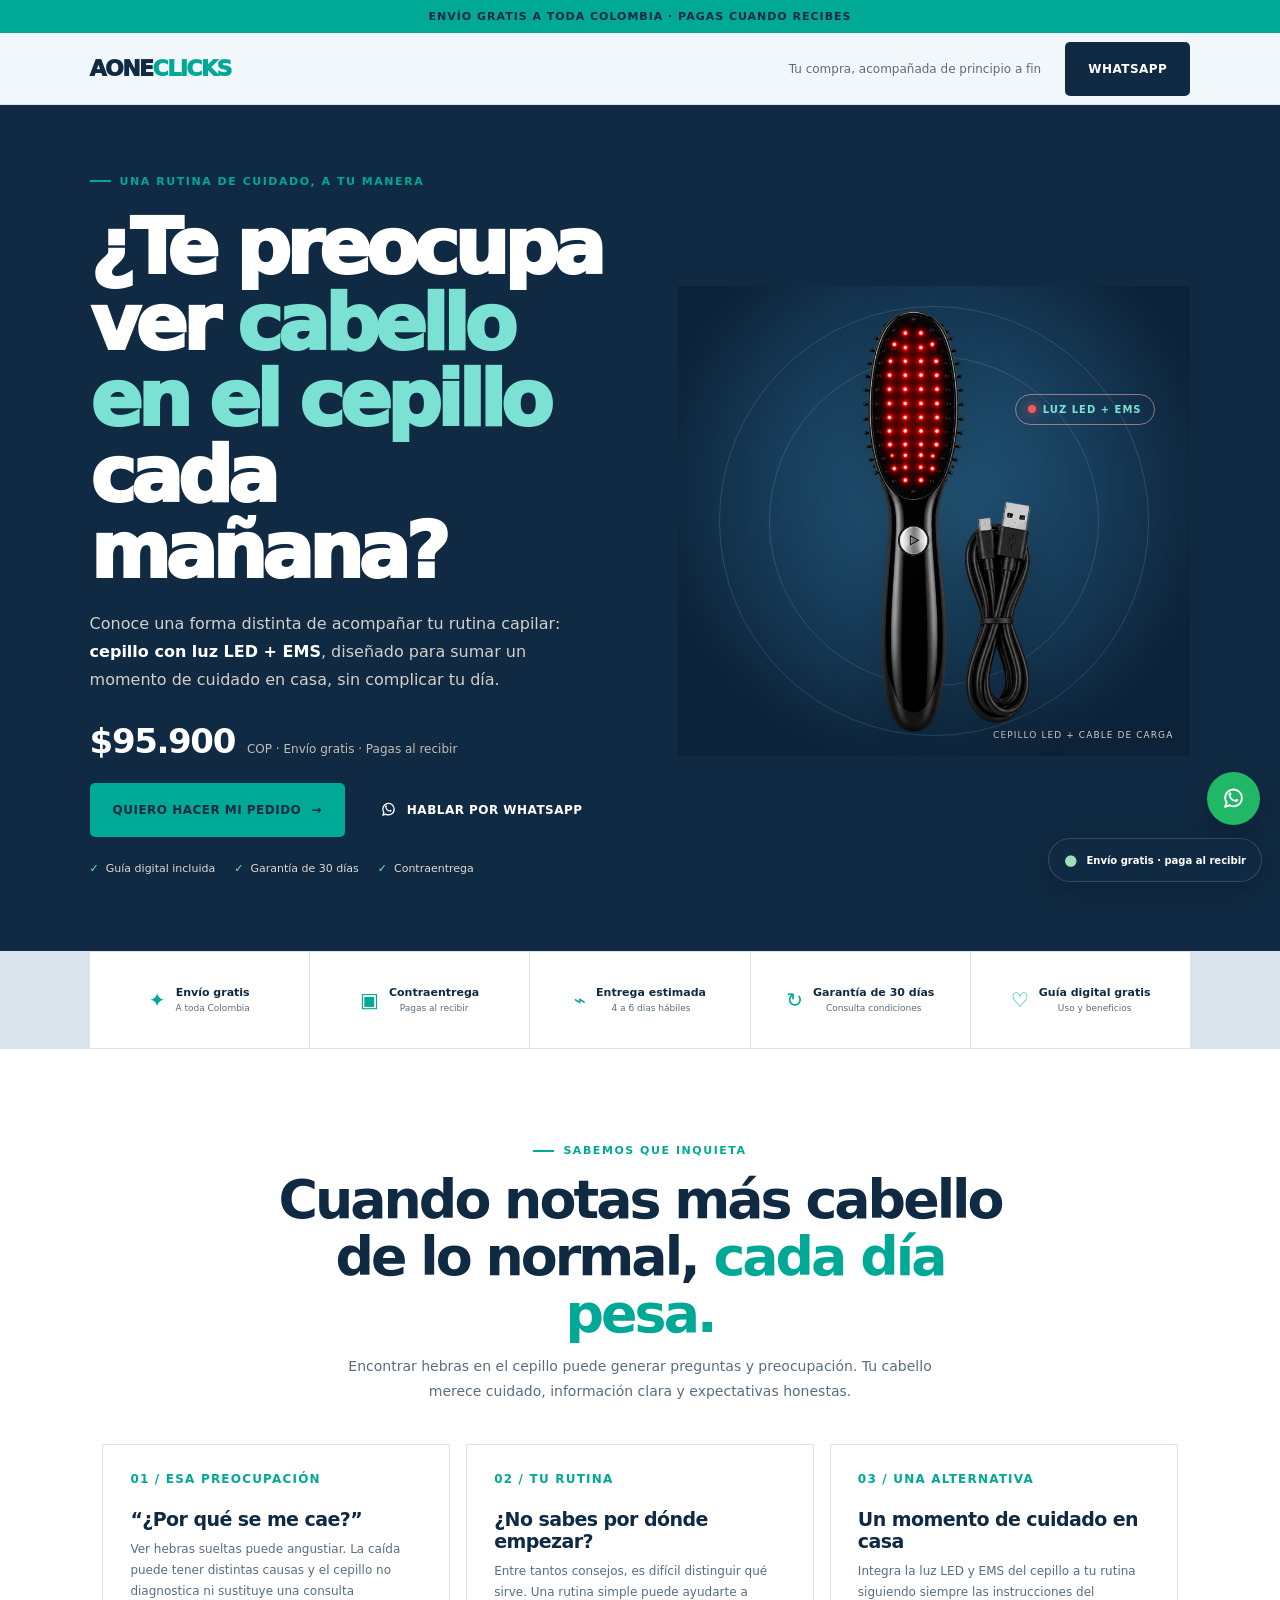
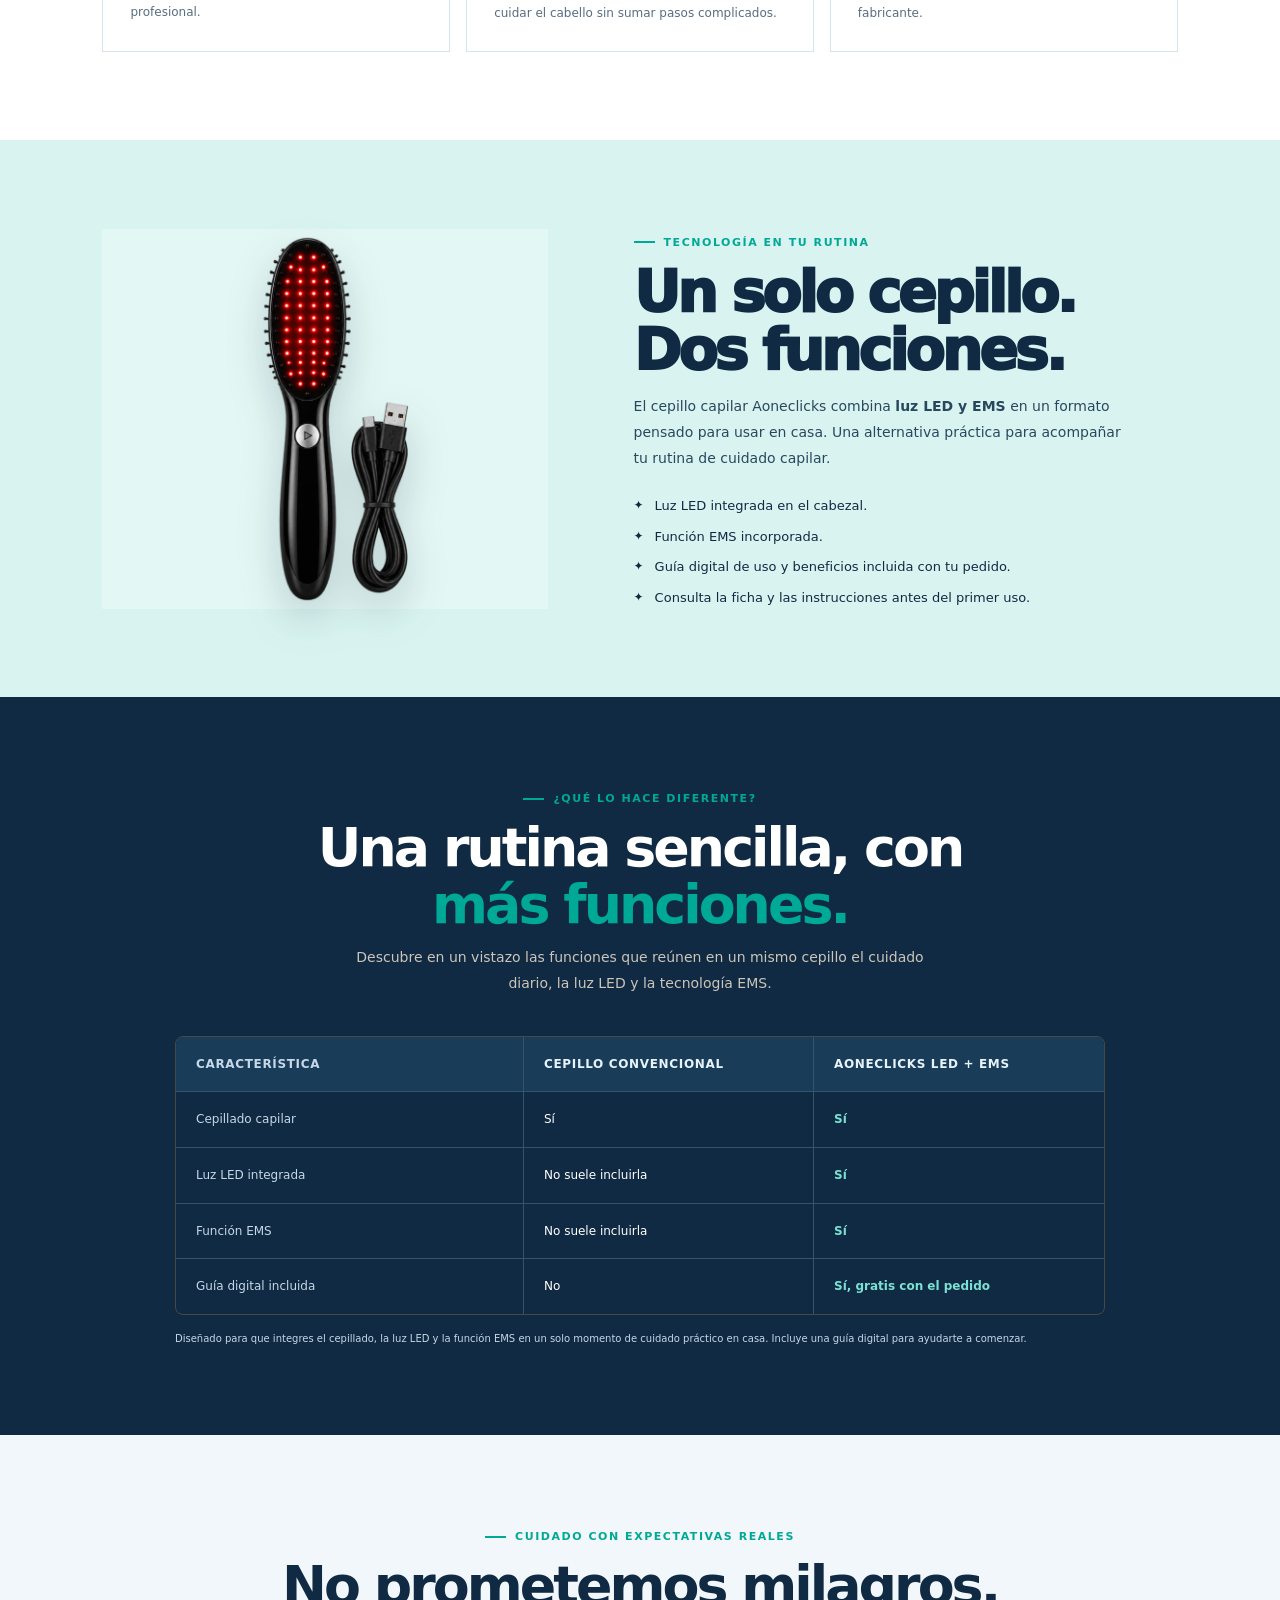
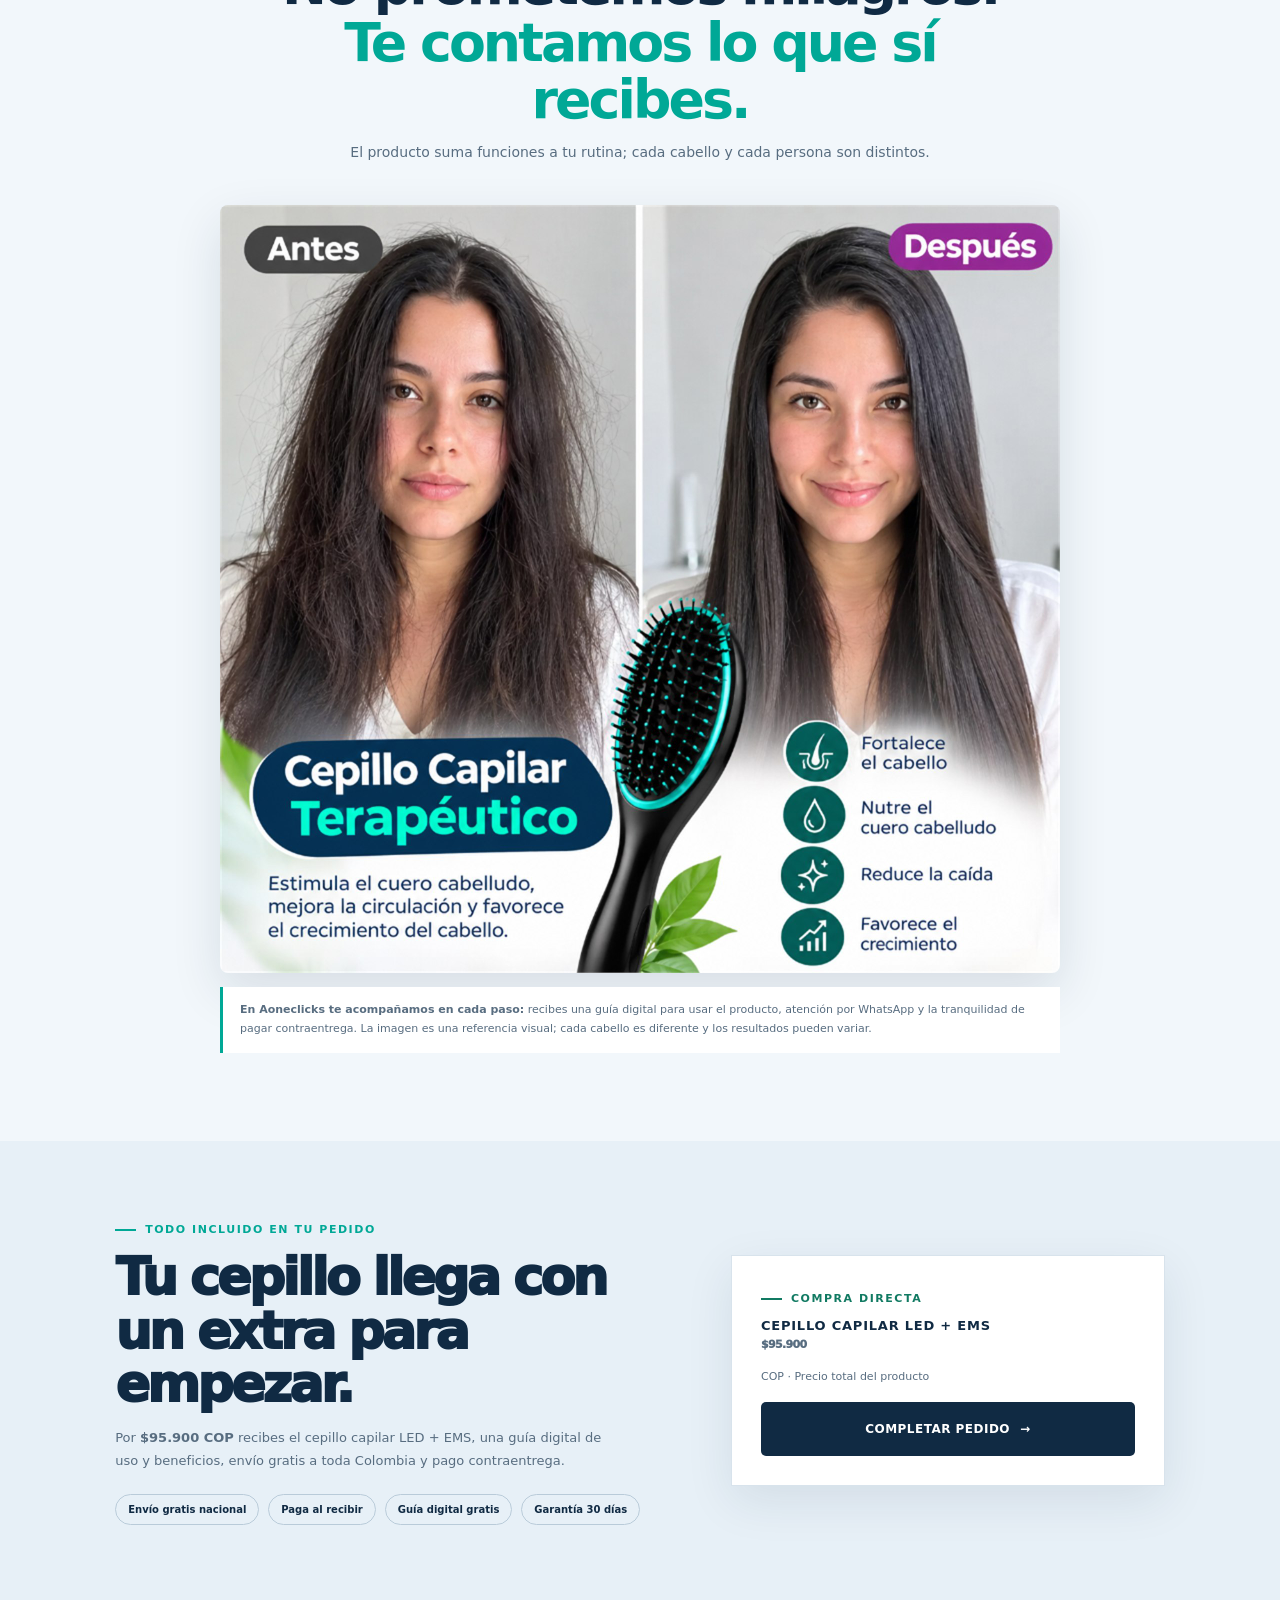
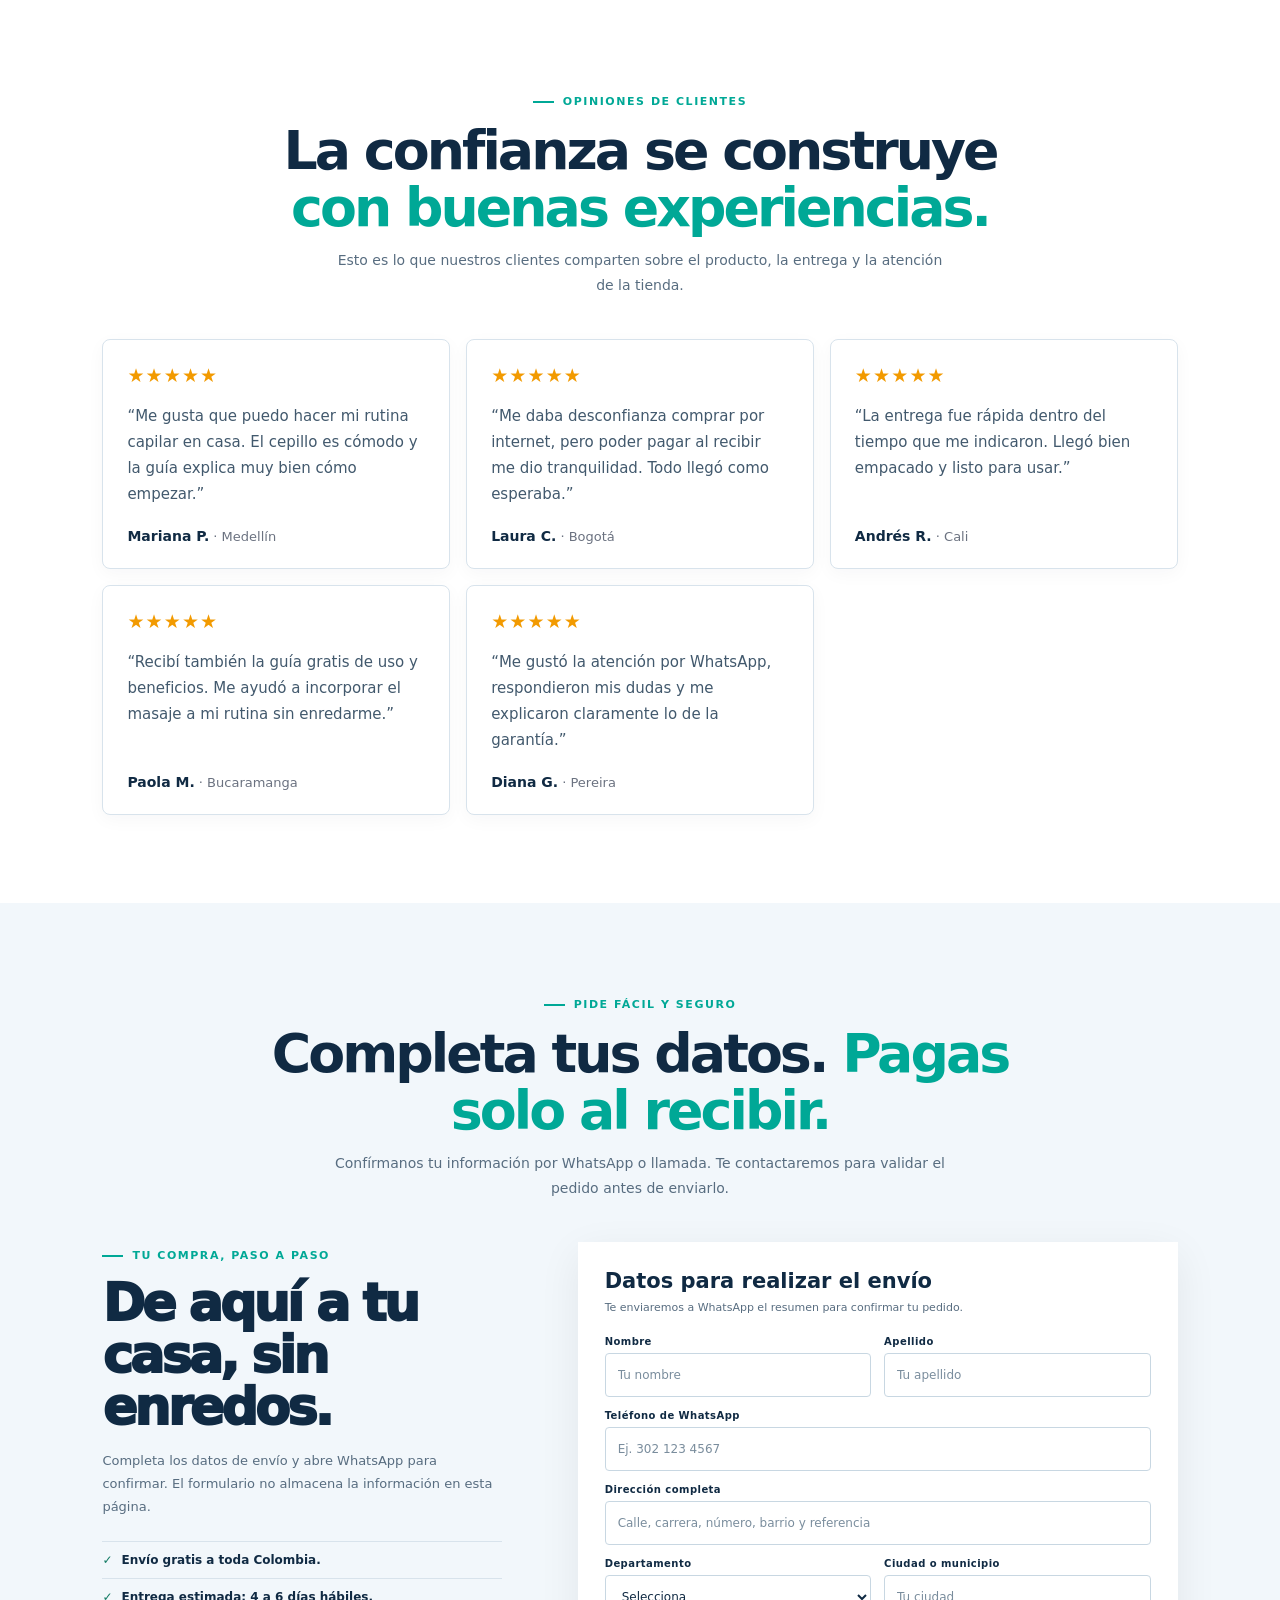
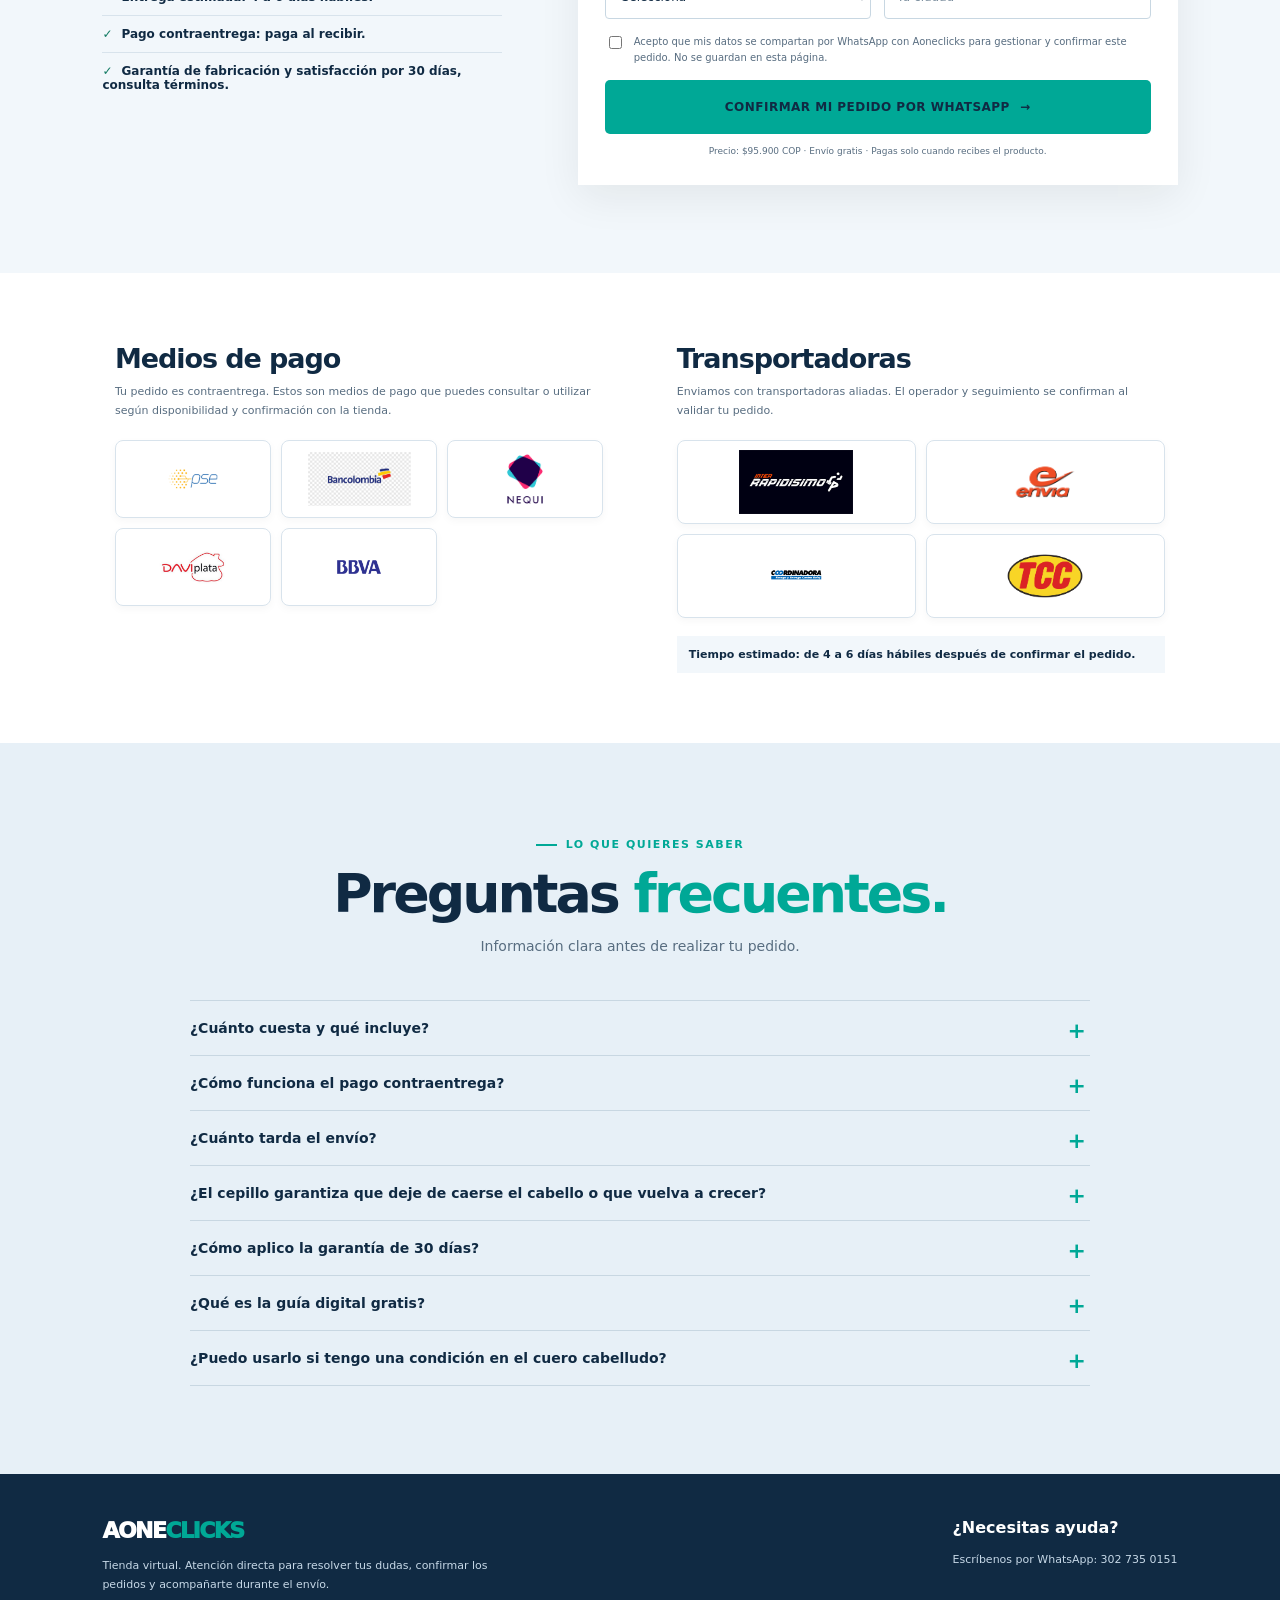
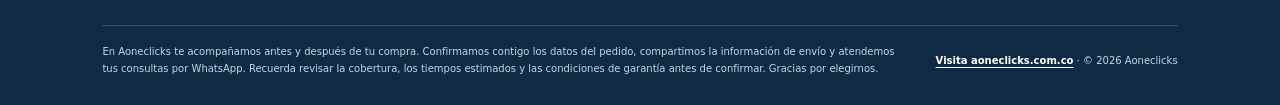
<file: pagina.html>
<!DOCTYPE html>
<html lang="es">
<head>
    <meta charset="UTF-8">
    <meta name="viewport" content="width=device-width, initial-scale=1">
    <meta name="theme-color" content="#102a43">
    <meta name="description" content="Cepillo capilar con luz LED y EMS Aoneclicks. Envío gratis en Colombia, pago contraentrega y guía digital incluida.">
    <title>Cepillo capilar LED + EMS | Aoneclicks</title>
    <style>
        :root {
            color-scheme: light;
            --ink: #102a43;
            --paper: #f2f7fb;
            --white: #ffffff;
            --rose: #00a896;
            --rose-light: #7be2d3;
            --muted: #586d80;
            --line: #d8e3ec;
            --green: #117a62;
            --sans: Inter, ui-sans-serif, system-ui, -apple-system, "Segoe UI", sans-serif;
        }
        *, *::before, *::after { box-sizing: border-box; }
        html { scroll-behavior: smooth; scroll-padding-top: 82px; }
        body { margin: 0; background: var(--paper); color: var(--ink); font-family: var(--sans); -webkit-font-smoothing: antialiased; }
        a { color: inherit; text-decoration: none; }
        button, input, select { font: inherit; }
        button:focus-visible, a:focus-visible, input:focus-visible, select:focus-visible, summary:focus-visible { outline: 3px solid #00a896; outline-offset: 3px; }
        .announcement { padding: 10px 16px; background: var(--rose); color: var(--ink); text-align: center; font-size: 11px; font-weight: 800; letter-spacing: .09em; text-transform: uppercase; }
        .header { display: flex; min-height: 72px; align-items: center; justify-content: space-between; padding: 0 7%; border-bottom: 1px solid var(--line); }
        .brand { font-size: 22px; font-weight: 950; letter-spacing: -.07em; }
        .brand span { color: var(--rose); }
        .header-right { display: flex; align-items: center; gap: 24px; }
        .header-note { color: var(--muted); font-size: 12px; }
        .button { position: relative; display: inline-flex; min-height: 54px; align-items: center; justify-content: center; gap: 10px; overflow: hidden; padding: 0 23px; border: 0; border-radius: 5px; background: var(--rose); color: var(--ink); cursor: pointer; font-size: 12px; font-weight: 850; letter-spacing: .04em; text-align: center; text-transform: uppercase; transition: transform .18s, background .18s; }
        .button:hover { transform: translateY(-2px); background: var(--rose-light); }
        .button::after { position: absolute; top: -70%; left: -45%; width: 28%; height: 240%; background: rgba(255,255,255,.38); content: ""; transform: rotate(25deg); transition: left .5s ease; }
        .button:hover::after { left: 125%; }
        .button-dark { background: var(--ink); color: var(--white); }
        .button-dark:hover { background: #1d4568; }
        .button svg { width: 17px; height: 17px; flex: 0 0 auto; }
        .hero { display: grid; grid-template-columns: 1.02fr .98fr; min-height: 620px; align-items: center; gap: 5%; padding: 62px 7% 76px; background: var(--ink); color: var(--white); }
        .hero-copy { max-width: 640px; }
        .eyebrow { display: inline-flex; align-items: center; gap: 9px; color: var(--rose); font-size: 11px; font-weight: 850; letter-spacing: .14em; text-transform: uppercase; }
        .eyebrow::before { width: 21px; height: 2px; background: currentColor; content: ""; }
        h1, h2, h3, p { margin-top: 0; }
        h1 { margin: 22px 0 20px; font-size: clamp(50px, 6vw, 83px); font-weight: 950; letter-spacing: -.065em; line-height: .99; }
        h1 .pain { color: var(--rose-light); }
        h1 .solution { color: #ffc857; }
        .hero-copy > p { max-width: 510px; margin-bottom: 27px; color: #d4d0c8; font-size: 16px; line-height: 1.75; }
        .hero-copy > p strong { color: var(--white); }
        .price-row { display: flex; flex-wrap: wrap; align-items: baseline; gap: 12px; margin: 0 0 22px; }
        .price { color: var(--white); font-size: 34px; font-weight: 900; letter-spacing: -.04em; }
        .price-caption { color: #c4beb3; font-size: 12px; }
        .hero-actions { display: flex; flex-wrap: wrap; gap: 12px; }
        .hero-actions .button { min-width: 215px; }
        .micro-benefits { display: flex; flex-wrap: wrap; gap: 11px 19px; margin-top: 25px; color: #ded9cf; font-size: 11px; }
        .micro-benefits span::before { margin-right: 7px; color: var(--rose-light); content: "✓"; font-weight: 900; }
        .hero-visual { position: relative; display: grid; min-height: 470px; overflow: hidden; place-items: center; background: radial-gradient(circle at 50% 43%, #245779 0, #173d5b 42%, #0c2238 78%); }
        .hero-visual::before, .hero-visual::after { position: absolute; border: 1px solid rgba(255,255,255,.13); border-radius: 50%; content: ""; animation: halo-pulse 5s ease-in-out infinite; }
        .hero-visual::before { width: 330px; height: 330px; }
        .hero-visual::after { width: 430px; height: 430px; animation-delay: -2.5s; }
        .product-photo { display: block; width: min(90%, 430px); height: auto; aspect-ratio: 1; object-fit: contain; background: transparent; filter: drop-shadow(0 20px 24px rgba(0,0,0,.2)); }
        .hero-photo { position: relative; z-index: 1; animation: product-float 5s ease-in-out infinite; }
        .product-detail-photo { width: min(84%, 370px); filter: drop-shadow(0 18px 20px rgba(16,42,67,.2)); animation: product-float 5.5s ease-in-out infinite; animation-delay: -.8s; }
        .led-caption { position: absolute; z-index: 2; top: 23%; right: 7%; padding: 9px 12px; border: 1px solid rgba(255,183,166,.55); border-radius: 40px; color: var(--rose-light); font-size: 10px; font-weight: 800; letter-spacing: .1em; text-transform: uppercase; }
        .led-caption::before { display: inline-block; width: 8px; height: 8px; margin-right: 7px; border-radius: 50%; background: #fb555c; box-shadow: 0 0 12px #fb555c; content: ""; }
        .visual-caption { position: absolute; right: 17px; bottom: 16px; color: #d6cec4; font-size: 9px; letter-spacing: .12em; text-transform: uppercase; }
        .hero-copy { animation: enter-up .75s cubic-bezier(.2,.7,.2,1) both; }
        .hero-visual { animation: enter-up .9s .12s cubic-bezier(.2,.7,.2,1) both; }
        .hero-copy .eyebrow { animation: eyebrow-in .65s .2s both; }
        .hero h1 { animation: headline-in .85s .28s both; }
        .hero-copy > p { animation: enter-up .8s .42s both; }
        .hero-actions .button:first-child { animation: cta-glow 3s 1.4s ease-in-out infinite; }
        .led-caption::before { animation: led-pulse 1.8s ease-in-out infinite; }
        .reveal { opacity: 0; transform: translateY(24px); transition: opacity .65s ease, transform .65s cubic-bezier(.2,.7,.2,1); }
        .reveal.is-visible { opacity: 1; transform: translateY(0); }
        .pain-card.reveal:nth-child(2), .secure-grid > div.reveal:nth-child(2) { transition-delay: .12s; }
        .pain-card.reveal:nth-child(3) { transition-delay: .24s; }
        .product-copy.reveal { transition-delay: .14s; }
        .pain-card, .trust-item, .offer-card { transition: transform .25s ease, box-shadow .25s ease; }
        .pain-card:hover, .offer-card:hover { transform: translateY(-5px); box-shadow: 0 16px 36px rgba(23,23,19,.1); }
        .trust-item:hover { transform: translateY(-3px); }
        .floating-trust { animation: trust-bob 3s ease-in-out infinite; }
        .whatsapp-float { animation: whatsapp-pulse 2.5s ease-out infinite; }
        @keyframes enter-up { from { opacity: 0; transform: translateY(22px); } to { opacity: 1; transform: translateY(0); } }
        @keyframes eyebrow-in { from { opacity: 0; letter-spacing: .32em; } to { opacity: 1; letter-spacing: .14em; } }
        @keyframes headline-in { from { opacity: 0; transform: translateY(18px) scale(.98); } to { opacity: 1; transform: translateY(0) scale(1); } }
        @keyframes product-float { 0%, 100% { transform: translateY(0) rotate(-1deg); } 50% { transform: translateY(-11px) rotate(1deg); } }
        @keyframes halo-pulse { 0%, 100% { opacity: .48; transform: scale(.96); } 50% { opacity: 1; transform: scale(1.04); } }
        @keyframes led-pulse { 0%, 100% { opacity: .65; box-shadow: 0 0 5px #fb555c; } 50% { opacity: 1; box-shadow: 0 0 15px #fb555c; } }
        @keyframes trust-bob { 0%, 100% { transform: translateY(0); } 50% { transform: translateY(-4px); } }
        @keyframes whatsapp-pulse { 0%, 100% { box-shadow: 0 8px 22px rgba(0,0,0,.23), 0 0 0 0 rgba(32,184,102,.35); } 50% { box-shadow: 0 8px 22px rgba(0,0,0,.23), 0 0 0 9px rgba(32,184,102,0); } }
        @keyframes cta-glow { 0%, 100% { box-shadow: 0 0 0 0 rgba(237,118,95,0); } 50% { box-shadow: 0 0 0 6px rgba(237,118,95,.17); } }
        .trust-strip { display: grid; grid-template-columns: repeat(5, 1fr); gap: 1px; padding: 1px 7%; background: var(--line); }
        .trust-item { display: flex; min-height: 96px; align-items: center; justify-content: center; gap: 10px; padding: 14px 10px; background: var(--white); text-align: center; }
        .trust-item b { display: block; font-size: 11px; }
        .trust-item small { display: block; margin-top: 4px; color: var(--muted); font-size: 9px; }
        .trust-icon { color: var(--rose); font-size: 20px; }
        .section { padding: 88px 8%; }
        .section-heading { max-width: 740px; margin: 0 auto 40px; text-align: center; }
        .section-heading .eyebrow { justify-content: center; }
        .section-heading h2 { margin: 14px 0 12px; font-size: clamp(34px, 4.2vw, 55px); font-weight: 900; letter-spacing: -.055em; line-height: 1.06; }
        .section-heading h2 em { color: var(--rose); font-style: normal; }
        .section-heading p { max-width: 610px; margin: auto; color: var(--muted); font-size: 14px; line-height: 1.8; }
        .pain-section { background: var(--white); }
        .pain-grid { display: grid; grid-template-columns: repeat(3, 1fr); gap: 16px; max-width: 1100px; margin: 0 auto; }
        .pain-card { min-height: 205xpx; padding: 27px; border: 1px solid var(--line); background: #fff; }
        .pain-card .number { display: block; margin-bottom: 22px; color: var(--rose); font-size: 12px; font-weight: 900; letter-spacing: .1em; }
        .pain-card h3 { margin-bottom: 9px; font-size: 19px; font-weight: 850; letter-spacing: -.03em; }
        .pain-card p { margin-bottom: 0; color: var(--muted); font-size: 12px; line-height: 1.75; }
        .product-section { display: grid; grid-template-columns: .9fr 1.1fr; align-items: center; gap: 8%; background: #d9f4f0; }
        .product-visual { display: grid; min-height: 380px; place-items: center; background: rgba(255,255,255,.28); }
        .product-copy h2 { max-width: 540px; margin: 15px 0; font-size: clamp(38px, 4.5vw, 58px); font-weight: 950; letter-spacing: -.06em; line-height: 1; }
        .product-copy > p { max-width: 500px; color: #29485e; font-size: 14px; line-height: 1.85; }
        .feature-list { display: grid; gap: 10px; margin: 24px 0 0; padding: 0; list-style: none; }
        .feature-list li { display: flex; gap: 11px; font-size: 13px; line-height: 1.6; }
        .feature-list li::before { color: var(--ink); content: "✦"; font-size: 12px; }
        .comparison { background: var(--ink); color: var(--white); }
        .comparison .section-heading p { color: #cbc5ba; }
        .comparison-table { max-width: 930px; margin: 0 auto; overflow: hidden; border: 1px solid #4b4842; border-radius: 8px; }
        .comparison-row { display: grid; grid-template-columns: 1.2fr 1fr 1fr; border-bottom: 1px solid #35536c; }
        .comparison-row:last-child { border: 0; }
        .comparison-row > div { padding: 18px 20px; border-right: 1px solid #35536c; font-size: 12px; line-height: 1.55; }
        .comparison-row > div:last-child { border: 0; }
        .comparison-head { background: #193c59; color: #e7f3fb; font-size: 11px !important; font-weight: 850; letter-spacing: .06em; text-transform: uppercase; }
        .comparison-row > div:first-child { color: #c6d8e7; }
        .comparison-row:not(.comparison-head) > div:last-child { color: var(--rose-light); font-weight: 700; }
        .note { max-width: 930px; margin: 15px auto 0; color: #c6d8e7; font-size: 10px; line-height: 1.7; }
        .visual-guide { max-width: 840px; margin: 0 auto; overflow: hidden; border-radius: 8px; background: #e3edf5; box-shadow: 0 18px 50px rgba(16,42,67,.12); }
        .before-after-photo { display: block; width: 100%; height: auto; }
        .guide-caveat { max-width: 840px; margin: 14px auto 0; padding: 14px 17px; border-left: 3px solid var(--rose); background: var(--white); color: var(--muted); font-size: 11px; line-height: 1.7; }
        .offer { display: grid; grid-template-columns: 1fr .8fr; align-items: center; gap: 7%; padding: 75px 9%; background: #e7f0f7; }
        .offer-copy h2 { max-width: 620px; margin: 15px 0; font-size: clamp(38px, 4vw, 54px); font-weight: 950; letter-spacing: -.06em; line-height: 1.04; }
        .offer-copy > p { max-width: 500px; color: var(--muted); font-size: 13px; line-height: 1.8; }
        .offer-points { display: flex; flex-wrap: wrap; gap: 9px; margin-top: 21px; }
        .offer-points span { padding: 9px 12px; border: 1px solid #b9cbd9; border-radius: 30px; font-size: 10px; font-weight: 750; }
        .offer-card { padding: 29px; border: 1px solid #d8e3ec; background: var(--white); box-shadow: 0 15px 45px rgba(16,42,67,.09); }
        .offer-card .eyebrow { color: var(--green); }
        .offer-card h3 { margin: 13px 0 5px; font-size: 13px; font-weight: 850; letter-spacing: .06em; text-transform: uppercase; }
        .offer-price { margin: 0; font-size: 42px; font-weight: 950; letter-spacing: -.06em; }
        .offer-card > p { margin: 0 0 19px; color: var(--muted); font-size: 11px; }
        .offer-card .button { width: 100%; }
        .reviews { background: var(--white); }
        .review-grid { display: grid; grid-template-columns: repeat(3, minmax(0, 1fr)); gap: 16px; max-width: 1180px; margin: 0 auto; }
        .review-card { display: flex; min-height: 220px; flex-direction: column; padding: 24px; border: 1px solid #d8e3ec; border-radius: 8px; background: #fff; box-shadow: 0 5px 18px rgba(16,42,67,.035); transition: transform .22s ease, box-shadow .22s ease; }
        .review-card:hover { transform: translateY(-4px); box-shadow: 0 13px 28px rgba(16,42,67,.09); }
        .review-stars { margin-bottom: 17px; color: #f29a00; font-size: 19px; letter-spacing: .06em; }
        .review-quote { flex: 1; margin-bottom: 20px; color: #42596d; font-size: 15px; line-height: 1.75; }
        .review-author { margin: 0; color: #6b7280; font-size: 13px; }
        .review-author strong { color: var(--ink); font-size: 14px; }
        .checkout { background: var(--paper); }
        .checkout-grid { display: grid; grid-template-columns: .8fr 1.2fr; gap: 7%; max-width: 1080px; margin: 0 auto; }
        .checkout-intro h2 { margin: 15px 0; font-size: clamp(38px, 4vw, 53px); font-weight: 950; letter-spacing: -.06em; line-height: 1.02; }
        .checkout-intro > p { color: var(--muted); font-size: 13px; line-height: 1.8; }
        .checkout-perks { margin: 22px 0 0; padding: 0; list-style: none; }
        .checkout-perks li { padding: 11px 0; border-top: 1px solid var(--line); font-size: 12px; font-weight: 650; }
        .checkout-perks li::before { margin-right: 9px; color: var(--green); content: "✓"; font-weight: 900; }
        .order-form { padding: 27px; background: var(--white); box-shadow: 0 12px 40px rgba(23,23,19,.07); }
        .order-form h3 { margin-bottom: 6px; font-size: 21px; font-weight: 900; }
        .form-intro { margin-bottom: 20px; color: var(--muted); font-size: 11px; line-height: 1.6; }
        .fields { display: grid; grid-template-columns: 1fr 1fr; gap: 13px; }
        .field { display: grid; gap: 6px; }
        .field-wide { grid-column: 1 / -1; }
        .field label { font-size: 10px; font-weight: 850; letter-spacing: .045em; }
        .field input, .field select { width: 100%; min-height: 44px; padding: 0 12px; border: 1px solid #c8d7e2; border-radius: 4px; background: #fff; color: var(--ink); font-size: 12px; }
        .field input::placeholder { color: #7a8d9d; }
        .consent { display: flex; align-items: flex-start; gap: 9px; margin: 15px 0; color: var(--muted); font-size: 10px; line-height: 1.55; }
        .consent input { margin-top: 2px; accent-color: var(--green); }
        .order-form .button { width: 100%; }
        .form-note { margin: 10px 0 0; color: var(--muted); font-size: 9px; line-height: 1.6; text-align: center; }
        .secure { padding: 70px 8%; background: var(--white); }
        .secure-grid { display: grid; grid-template-columns: 1fr 1fr; gap: 7%; max-width: 1050px; margin: 0 auto; }
        .secure h2 { margin: 0 0 9px; font-size: 27px; font-weight: 900; letter-spacing: -.04em; }
        .secure p { color: var(--muted); font-size: 11px; line-height: 1.7; }
        .logo-grid { display: flex; flex-wrap: wrap; gap: 9px; margin: 19px 0 0; }
        .logo-badge { position: relative; display: inline-flex; min-width: 112px; min-height: 48px; align-items: center; justify-content: flex-start; gap: 9px; overflow: hidden; padding: 7px 11px; border: 1px solid var(--line); border-radius: 8px; background: #fff; color: #34322e; font-size: 10px; font-weight: 850; letter-spacing: -.025em; box-shadow: 0 3px 9px rgba(23,23,19,.035); animation: badge-arrive .55s both; transition: transform .2s ease, box-shadow .2s ease, border-color .2s ease; }
        .logo-badge::after { position: absolute; inset: 0; background: linear-gradient(110deg, transparent 30%, rgba(255,255,255,.78) 50%, transparent 70%); content: ""; transform: translateX(-130%); transition: transform .5s ease; }
        .logo-badge:hover { transform: translateY(-4px) scale(1.035); border-color: #cbc3b7; box-shadow: 0 9px 18px rgba(23,23,19,.12); }
        .logo-badge:hover::after { transform: translateX(130%); }
        .logo-badge:nth-child(2) { animation-delay: .05s; }
        .logo-badge:nth-child(3) { animation-delay: .1s; }
        .logo-badge:nth-child(4) { animation-delay: .15s; }
        .logo-badge:nth-child(5) { animation-delay: .2s; }
        .logo-badge:nth-child(6) { animation-delay: .25s; }
        .logo-mark { position: relative; z-index: 1; display: grid; width: 27px; height: 27px; flex: 0 0 auto; place-items: center; border-radius: 8px; background: #f4f1ec; color: #34322e; font-size: 9px; font-weight: 950; letter-spacing: -.04em; }
        .logo-name { position: relative; z-index: 1; }
        .logo-badge.pse .logo-mark { background: #fff1e8; color: #ef6e25; }
        .logo-badge.banco .logo-mark { background: #f9e9eb; color: #ae1e32; }
        .logo-badge.nequi .logo-mark { background: #fae8f3; color: #d31983; }
        .logo-badge.mp .logo-mark { background: #e7f4fb; color: #1285c7; }
        .logo-badge.amex .logo-mark { background: #e8f1f8; color: #1669a9; }
        .logo-badge.master .logo-mark { background: #f8e9e8; color: #b52630; }
        .logo-badge.inter .logo-mark { background: #fff0e8; color: #e45c24; }
        .logo-badge.envia .logo-mark { background: #eaf2e5; color: #43844c; }
        .logo-badge.coord .logo-mark { background: #fff4df; color: #b17b19; }
        .logo-badge.tcc .logo-mark { background: #eaf0fb; color: #305da8; }
        @keyframes badge-arrive { from { opacity: 0; transform: translateY(9px); } to { opacity: 1; transform: translateY(0); } }
        .payment-logo-grid { display: grid; grid-template-columns: repeat(3, minmax(0, 1fr)); gap: 10px; margin: 19px 0 0; }
        .payment-logo-card { display: grid; min-height: 78px; place-items: center; padding: 10px; overflow: hidden; border: 1px solid var(--line); border-radius: 8px; background: #fff; box-shadow: 0 3px 9px rgba(23,23,19,.035); animation: badge-arrive .55s both; transition: transform .2s ease, box-shadow .2s ease; }
        .payment-logo-card img { display: block; width: 100%; height: 54px; object-fit: contain; transition: transform .25s ease; }
        .payment-logo-card:hover { transform: translateY(-4px); box-shadow: 0 9px 18px rgba(23,23,19,.12); }
        .payment-logo-card:hover img { transform: scale(1.06); }
        .payment-logo-card:nth-child(2) { animation-delay: .06s; }
        .payment-logo-card:nth-child(3) { animation-delay: .12s; }
        .payment-logo-card:nth-child(4) { animation-delay: .18s; }
        .payment-logo-card:nth-child(5) { animation-delay: .24s; }
        .carrier-logo-grid { display: grid; grid-template-columns: repeat(2, minmax(0, 1fr)); gap: 10px; margin: 19px 0 0; }
        .carrier-logo-card { display: grid; min-height: 84px; place-items: center; padding: 9px; overflow: hidden; border: 1px solid var(--line); border-radius: 8px; background: #fff; box-shadow: 0 3px 9px rgba(23,23,19,.035); animation: badge-arrive .55s both; transition: transform .2s ease, box-shadow .2s ease; }
        .carrier-logo-card img { display: block; width: 100%; height: 64px; object-fit: contain; transition: transform .25s ease; }
        .carrier-logo-card:hover { transform: translateY(-4px); box-shadow: 0 9px 18px rgba(23,23,19,.12); }
        .carrier-logo-card:hover img { transform: scale(1.06); }
        .carrier-logo-card:nth-child(2) { animation-delay: .06s; }
        .carrier-logo-card:nth-child(3) { animation-delay: .12s; }
        .carrier-logo-card:nth-child(4) { animation-delay: .18s; }
        .shipping-note { margin-top: 18px; padding: 12px; background: var(--paper); font-size: 11px; font-weight: 750; }
        .faq { background: #e7f0f7; }
        .faq-grid { max-width: 900px; margin: 0 auto; }
        .faq details { border-top: 1px solid #c8d7e2; }
        .faq details:last-child { border-bottom: 1px solid #c8d7e2; }
        .faq summary { position: relative; padding: 19px 34px 19px 0; cursor: pointer; font-size: 14px; font-weight: 800; list-style: none; }
        .faq summary::-webkit-details-marker { display: none; }
        .faq summary::after { position: absolute; right: 4px; color: var(--rose); content: "+"; font-size: 22px; line-height: 1; }
        .faq details[open] summary::after { content: "−"; }
        .faq details p { max-width: 760px; margin: -2px 0 18px; color: #526a7e; font-size: 12px; line-height: 1.8; }
        .footer { padding: 44px 8% 28px; background: var(--ink); color: var(--white); }
        .footer-main { display: flex; justify-content: space-between; gap: 30px; max-width: 1100px; margin: 0 auto; }
        .footer-main p { max-width: 400px; margin: 13px 0 0; color: #c6d8e7; font-size: 11px; line-height: 1.8; }
        .footer-legal { display: grid; grid-template-columns: 1fr auto; gap: 16px 24px; align-items: center; max-width: 1100px; margin: 30px auto 0; padding-top: 17px; border-top: 1px solid #35536c; color: #c6d8e7; font-size: 10px; line-height: 1.7; }
        .footer-legal a { color: #fff; font-weight: 750; text-decoration: underline; text-underline-offset: 3px; }
        .footer-legal a { text-decoration: underline; text-underline-offset: 3px; }
        .floating-trust { position: fixed; z-index: 5; right: 18px; bottom: 18px; display: flex; align-items: center; gap: 9px; padding: 12px 15px; border: 1px solid rgba(255,255,255,.16); border-radius: 40px; background: var(--ink); box-shadow: 0 8px 24px rgba(0,0,0,.2); color: white; font-size: 10px; font-weight: 800; }
        .floating-trust span { color: #9ce1b9; font-size: 15px; }
        .whatsapp-float { position: fixed; z-index: 6; bottom: 75px; right: 20px; display: grid; width: 53px; height: 53px; place-items: center; border-radius: 50%; background: #20b866; box-shadow: 0 8px 22px rgba(0,0,0,.23); color: white; }
        .whatsapp-float svg { width: 25px; height: 25px; }
        .purchase-helper { position: fixed; z-index: 7; bottom: 22px; left: 22px; display: grid; grid-template-columns: 54px minmax(0, 1fr) 30px; width: min(370px, calc(100vw - 44px)); align-items: center; gap: 12px; padding: 13px; border: 1px solid rgba(23,23,19,.1); border-radius: 12px; background: var(--white); box-shadow: 0 14px 42px rgba(0,0,0,.18); opacity: 0; pointer-events: none; transform: translateY(16px) scale(.98); transition: opacity .28s ease, transform .28s ease; }
        .purchase-helper.is-visible { opacity: 1; pointer-events: auto; transform: translateY(0) scale(1); }
        .helper-avatar { display: block; width: 54px; height: 54px; border-radius: 50%; background: #f1e4d8; }
        .helper-copy { display: grid; gap: 4px; }
        .helper-copy strong { font-size: 12px; line-height: 1.4; }
        .helper-copy span { color: var(--muted); font-size: 10px; line-height: 1.45; }
        .helper-link { color: #147c4b; font-size: 10px; font-weight: 850; text-decoration: underline; text-underline-offset: 2px; }
        .helper-close { display: grid; width: 28px; height: 28px; place-items: center; border: 0; border-radius: 50%; background: #f1eee9; color: var(--muted); cursor: pointer; font-size: 18px; line-height: 1; }
        .helper-close:hover { background: #e7e1d8; color: var(--ink); }
        @media (max-width: 850px) {
            .hero { gap: 3%; padding-right: 5%; padding-left: 5%; }
            .hero-visual { min-height: 400px; }
            .trust-strip { padding-right: 4%; padding-left: 4%; }
            .trust-item { flex-direction: column; gap: 5px; }
            .section { padding-right: 6%; padding-left: 6%; }
            .product-section, .offer { gap: 5%; }
            .checkout-grid { gap: 4%; }
        }
        @media (max-width: 620px) {
            html { scroll-padding-top: 20px; }
            .announcement { padding: 9px 12px; font-size: 9px; }
            .header { min-height: 61px; padding: 0 5%; }
            .brand { font-size: 21px; }
            .header-note { display: none; }
            .header-right .button { min-height: 40px; padding: 0 12px; font-size: 9px; }
            .hero { grid-template-columns: 1fr; gap: 26px; padding: 43px 6% 48px; }
            h1 { max-width: 550px; font-size: clamp(48px, 13vw, 68px); }
            .hero-copy > p { font-size: 14px; }
            .hero-visual { min-height: 350px; }
            .hero-visual::before { width: 270px; height: 270px; }
            .hero-visual::after { width: 350px; height: 350px; }
            .hero-photo { width: min(88%, 340px); }
            .product-detail-photo { width: min(82%, 310px); }
            .led-caption { top: 13%; right: 5%; font-size: 8px; }
            .hero-actions { display: grid; grid-template-columns: 1fr; }
            .hero-actions .button { width: 100%; }
            .trust-strip { grid-template-columns: repeat(2, 1fr); }
            .trust-item { min-height: 90px; }
            .trust-item:last-child { grid-column: 1 / -1; }
            .section { padding: 65px 6%; }
            .section-heading { margin-bottom: 27px; }
            .section-heading h2 { font-size: 37px; }
            .pain-grid { grid-template-columns: 1fr; gap: 10px; }
            .pain-card { min-height: 0; padding: 21px; }
            .pain-card .number { margin-bottom: 12px; }
            .product-section { grid-template-columns: 1fr; gap: 27px; }
            .product-visual { min-height: 300px; }
            .product-copy h2 { font-size: 42px; }
            .comparison-row > div { padding: 12px 9px; font-size: 10px; }
            .comparison-head { font-size: 9px !important; }
            .visual-guide { border-radius: 5px; }
            .offer { grid-template-columns: 1fr; gap: 30px; padding: 62px 7%; }
            .offer-copy h2 { font-size: 42px; }
            .checkout-grid { grid-template-columns: 1fr; gap: 28px; }
            .review-grid { grid-template-columns: 1fr; gap: 12px; }
            .review-card { min-height: 0; padding: 21px; }
            .checkout-intro h2 { font-size: 43px; }
            .order-form { padding: 20px 16px; }
            .fields { grid-template-columns: 1fr; }
            .field-wide { grid-column: auto; }
            .secure-grid { grid-template-columns: 1fr; gap: 38px; }
            .secure { padding: 58px 7%; }
            .footer-main { flex-direction: column; }
            .footer-legal { grid-template-columns: 1fr; gap: 8px; }
            .footer { padding-right: 7%; padding-left: 7%; }
            .floating-trust { right: 12px; bottom: 12px; font-size: 9px; }
            .whatsapp-float { right: 16px; bottom: 64px; width: 48px; height: 48px; }
            .purchase-helper { bottom: 122px; left: 12px; width: calc(100vw - 24px); grid-template-columns: 48px minmax(0, 1fr) 28px; gap: 10px; padding: 11px; }
            .helper-avatar { width: 48px; height: 48px; }
        }
        @media (prefers-reduced-motion: reduce) {
            *, *::before, *::after { scroll-behavior: auto !important; animation-duration: .01ms !important; animation-iteration-count: 1 !important; transition-duration: .01ms !important; }
            .reveal { opacity: 1; transform: none; }
            .button::after { display: none; }
            .purchase-helper { transform: none; }
        }
    </style>
</head>
<body>
    <div class="announcement">Envío gratis a toda Colombia · Pagas cuando recibes</div>
    <header class="header">
        <a class="brand" href="https://aoneclicks.com.co/" aria-label="Aoneclicks, ir a la tienda oficial">AONE<span>CLICKS</span></a>
        <div class="header-right">
            <span class="header-note">Tu compra, acompañada de principio a fin</span>
            <a class="button button-dark" href="https://wa.me/573027350151?text=Hola%2C%20quiero%20informaci%C3%B3n%20del%20cepillo%20capilar%20LED%20%2B%20EMS." target="_blank" rel="noopener noreferrer" aria-label="Consultar por WhatsApp">WhatsApp</a>
        </div>
    </header>

    <main>
        <section class="hero" id="inicio">
            <div class="hero-copy">
                <span class="eyebrow">Una rutina de cuidado, a tu manera</span>
                <h1>¿Te preocupa ver <span class="pain">cabello en el cepillo</span> cada mañana?</h1>
                <p>Conoce una forma distinta de acompañar tu rutina capilar: <strong>cepillo con luz LED + EMS</strong>, diseñado para sumar un momento de cuidado en casa, sin complicar tu día.</p>
                <div class="price-row"><span class="price">$95.900</span><span class="price-caption">COP · Envío gratis · Pagas al recibir</span></div>
                <div class="hero-actions">
                    <a class="button" href="#pedido">Quiero hacer mi pedido <span aria-hidden="true">→</span></a>
                    <a class="button button-dark" href="https://wa.me/573027350151?text=Hola%2C%20quiero%20informaci%C3%B3n%20del%20cepillo%20capilar%20LED%20%2B%20EMS." target="_blank" rel="noopener noreferrer">
                        <svg viewBox="0 0 24 24" fill="none" aria-hidden="true"><path d="M20 11.5a8 8 0 0 1-11.9 7L4 20l1.5-4A8 8 0 1 1 20 11.5Z" stroke="currentColor" stroke-width="1.8" stroke-linejoin="round"/><path d="M9 8.5c.5 2.8 2 4.2 4.7 5l1-1.2 2 .9c-.2 1.2-1 2-2.3 2.1-3.8-.4-6.9-3.4-7.2-7.1.1-1.3.9-2.1 2.1-2.3l.9 2L9 8.5Z" fill="currentColor"/></svg>
                        Hablar por WhatsApp
                    </a>
                </div>
                <div class="micro-benefits"><span>Guía digital incluida</span><span>Garantía de 30 días</span><span>Contraentrega</span></div>
            </div>
            <div class="hero-visual">
                <span class="led-caption">Luz LED + EMS</span>
                <img class="product-photo hero-photo" src="./cepillo-led-hd.png" alt="Cepillo capilar negro con puntos de luz LED roja y cable USB" width="1536" height="1536" fetchpriority="high" decoding="async">
                <span class="visual-caption">Cepillo LED + cable de carga</span>
            </div>
        </section>

        <section class="trust-strip" aria-label="Beneficios de compra">
            <div class="trust-item"><span class="trust-icon" aria-hidden="true">✦</span><div><b>Envío gratis</b><small>A toda Colombia</small></div></div>
            <div class="trust-item"><span class="trust-icon" aria-hidden="true">▣</span><div><b>Contraentrega</b><small>Pagas al recibir</small></div></div>
            <div class="trust-item"><span class="trust-icon" aria-hidden="true">⌁</span><div><b>Entrega estimada</b><small>4 a 6 días hábiles</small></div></div>
            <div class="trust-item"><span class="trust-icon" aria-hidden="true">↻</span><div><b>Garantía de 30 días</b><small>Consulta condiciones</small></div></div>
            <div class="trust-item"><span class="trust-icon" aria-hidden="true">♡</span><div><b>Guía digital gratis</b><small>Uso y beneficios</small></div></div>
        </section>

        <section class="section pain-section">
            <div class="section-heading">
                <span class="eyebrow">Sabemos que inquieta</span>
                <h2>Cuando notas más cabello de lo normal, <em>cada día pesa.</em></h2>
                <p>Encontrar hebras en el cepillo puede generar preguntas y preocupación. Tu cabello merece cuidado, información clara y expectativas honestas.</p>
            </div>
            <div class="pain-grid">
                <article class="pain-card"><span class="number">01 / ESA PREOCUPACIÓN</span><h3>“¿Por qué se me cae?”</h3><p>Ver hebras sueltas puede angustiar. La caída puede tener distintas causas y el cepillo no diagnostica ni sustituye una consulta profesional.</p></article>
                <article class="pain-card"><span class="number">02 / TU RUTINA</span><h3>¿No sabes por dónde empezar?</h3><p>Entre tantos consejos, es difícil distinguir qué sirve. Una rutina simple puede ayudarte a cuidar el cabello sin sumar pasos complicados.</p></article>
                <article class="pain-card"><span class="number">03 / UNA ALTERNATIVA</span><h3>Un momento de cuidado en casa</h3><p>Integra la luz LED y EMS del cepillo a tu rutina siguiendo siempre las instrucciones del fabricante.</p></article>
            </div>
        </section>

        <section class="section product-section" id="producto">
            <div class="product-visual">
                <img class="product-photo product-detail-photo" src="./cepillo-led-hd.png" alt="Vista detallada del cepillo negro con luz LED y cable de carga USB" width="1536" height="1536" loading="lazy" decoding="async">
            </div>
            <div class="product-copy">
                <span class="eyebrow">Tecnología en tu rutina</span>
                <h2>Un solo cepillo.<br>Dos funciones.</h2>
                <p>El cepillo capilar Aoneclicks combina <strong>luz LED y EMS</strong> en un formato pensado para usar en casa. Una alternativa práctica para acompañar tu rutina de cuidado capilar.</p>
                <ul class="feature-list">
                    <li>Luz LED integrada en el cabezal.</li>
                    <li>Función EMS incorporada.</li>
                    <li>Guía digital de uso y beneficios incluida con tu pedido.</li>
                    <li>Consulta la ficha y las instrucciones antes del primer uso.</li>
                </ul>
            </div>
        </section>

        <section class="section comparison">
            <div class="section-heading">
                <span class="eyebrow">¿Qué lo hace diferente?</span>
                <h2>Una rutina sencilla, con <em>más funciones.</em></h2>
                <p>Descubre en un vistazo las funciones que reúnen en un mismo cepillo el cuidado diario, la luz LED y la tecnología EMS.</p>
            </div>
            <div class="comparison-table" role="table" aria-label="Comparación de funciones">
                <div class="comparison-row comparison-head" role="row"><div role="columnheader">Característica</div><div role="columnheader">Cepillo convencional</div><div role="columnheader">Aoneclicks LED + EMS</div></div>
                <div class="comparison-row" role="row"><div role="rowheader">Cepillado capilar</div><div role="cell">Sí</div><div role="cell">Sí</div></div>
                <div class="comparison-row" role="row"><div role="rowheader">Luz LED integrada</div><div role="cell">No suele incluirla</div><div role="cell">Sí</div></div>
                <div class="comparison-row" role="row"><div role="rowheader">Función EMS</div><div role="cell">No suele incluirla</div><div role="cell">Sí</div></div>
                <div class="comparison-row" role="row"><div role="rowheader">Guía digital incluida</div><div role="cell">No</div><div role="cell">Sí, gratis con el pedido</div></div>
            </div>
            <p class="note">Diseñado para que integres el cepillado, la luz LED y la función EMS en un solo momento de cuidado práctico en casa. Incluye una guía digital para ayudarte a comenzar.</p>
        </section>

        <section class="section">
            <div class="section-heading">
                <span class="eyebrow">Cuidado con expectativas reales</span>
                <h2>No prometemos milagros. <em>Te contamos lo que sí recibes.</em></h2>
                <p>El producto suma funciones a tu rutina; cada cabello y cada persona son distintos.</p>
            </div>
            <div class="visual-guide">
                <img class="before-after-photo" src="./antes-despues-capilar-hd.jpg" alt="Imagen comparativa de una mujer antes y después, con cabello más ordenado en la segunda imagen; el cambio es ilustrativo y no constituye resultado verificado" width="1680" height="1536" loading="lazy" decoding="async">
            </div>
            <p class="guide-caveat"><strong>En Aoneclicks te acompañamos en cada paso:</strong> recibes una guía digital para usar el producto, atención por WhatsApp y la tranquilidad de pagar contraentrega. La imagen es una referencia visual; cada cabello es diferente y los resultados pueden variar.</p>
        </section>

        <section class="offer" id="oferta">
            <div class="offer-copy">
                <span class="eyebrow">Todo incluido en tu pedido</span>
                <h2>Tu cepillo llega con un extra para empezar.</h2>
                <p>Por <strong>$95.900 COP</strong> recibes el cepillo capilar LED + EMS, una guía digital de uso y beneficios, envío gratis a toda Colombia y pago contraentrega.</p>
                <div class="offer-points"><span>Envío gratis nacional</span><span>Paga al recibir</span><span>Guía digital gratis</span><span>Garantía 30 días</span></div>
            </div>
            <div class="offer-card">
                <span class="eyebrow">Compra directa</span>
                <h3>Cepillo capilar LED + EMS</h3>
                <p class="offer-price">$95.900</p>
                <p>COP · Precio total del producto</p>
                <a class="button button-dark" href="#pedido">Completar pedido <span aria-hidden="true">→</span></a>
            </div>
        </section>

        <section class="section reviews">
            <div class="section-heading">
                <span class="eyebrow">Opiniones de clientes</span>
                <h2>La confianza se construye <em>con buenas experiencias.</em></h2>
                <p>Esto es lo que nuestros clientes comparten sobre el producto, la entrega y la atención de la tienda.</p>
            </div>
            <div class="review-grid">
                <article class="review-card">
                    <div class="review-stars" aria-label="5 de 5 estrellas">★★★★★</div>
                    <p class="review-quote">“Me gusta que puedo hacer mi rutina capilar en casa. El cepillo es cómodo y la guía explica muy bien cómo empezar.”</p>
                    <p class="review-author"><strong>Mariana P.</strong> · Medellín</p>
                </article>
                <article class="review-card">
                    <div class="review-stars" aria-label="5 de 5 estrellas">★★★★★</div>
                    <p class="review-quote">“Me daba desconfianza comprar por internet, pero poder pagar al recibir me dio tranquilidad. Todo llegó como esperaba.”</p>
                    <p class="review-author"><strong>Laura C.</strong> · Bogotá</p>
                </article>
                <article class="review-card">
                    <div class="review-stars" aria-label="5 de 5 estrellas">★★★★★</div>
                    <p class="review-quote">“La entrega fue rápida dentro del tiempo que me indicaron. Llegó bien empacado y listo para usar.”</p>
                    <p class="review-author"><strong>Andrés R.</strong> · Cali</p>
                </article>
                <article class="review-card">
                    <div class="review-stars" aria-label="5 de 5 estrellas">★★★★★</div>
                    <p class="review-quote">“Recibí también la guía gratis de uso y beneficios. Me ayudó a incorporar el masaje a mi rutina sin enredarme.”</p>
                    <p class="review-author"><strong>Paola M.</strong> · Bucaramanga</p>
                </article>
                <article class="review-card">
                    <div class="review-stars" aria-label="5 de 5 estrellas">★★★★★</div>
                    <p class="review-quote">“Me gustó la atención por WhatsApp, respondieron mis dudas y me explicaron claramente lo de la garantía.”</p>
                    <p class="review-author"><strong>Diana G.</strong> · Pereira</p>
                </article>
            </div>
        </section>

        <section class="section checkout" id="pedido">
            <div class="section-heading">
                <span class="eyebrow">Pide fácil y seguro</span>
                <h2>Completa tus datos. <em>Pagas solo al recibir.</em></h2>
                <p>Confírmanos tu información por WhatsApp o llamada. Te contactaremos para validar el pedido antes de enviarlo.</p>
            </div>
            <div class="checkout-grid">
                <div class="checkout-intro">
                    <span class="eyebrow">Tu compra, paso a paso</span>
                    <h2>De aquí a tu casa, sin enredos.</h2>
                    <p>Completa los datos de envío y abre WhatsApp para confirmar. El formulario no almacena la información en esta página.</p>
                    <ul class="checkout-perks">
                        <li>Envío gratis a toda Colombia.</li>
                        <li>Entrega estimada: 4 a 6 días hábiles.</li>
                        <li>Pago contraentrega: paga al recibir.</li>
                        <li>Garantía de fabricación y satisfacción por 30 días, consulta términos.</li>
                    </ul>
                </div>
                <form class="order-form" id="order-form">
                    <h3>Datos para realizar el envío</h3>
                    <p class="form-intro">Te enviaremos a WhatsApp el resumen para confirmar tu pedido.</p>
                    <div class="fields">
                        <div class="field"><label for="first-name">Nombre</label><input id="first-name" name="nombre" autocomplete="given-name" placeholder="Tu nombre" required></div>
                        <div class="field"><label for="last-name">Apellido</label><input id="last-name" name="apellido" autocomplete="family-name" placeholder="Tu apellido" required></div>
                        <div class="field field-wide"><label for="phone">Teléfono de WhatsApp</label><input id="phone" name="telefono" type="tel" inputmode="tel" autocomplete="tel" pattern="[0-9+() -]{7,18}" placeholder="Ej. 302 123 4567" required></div>
                        <div class="field field-wide"><label for="address">Dirección completa</label><input id="address" name="direccion" autocomplete="street-address" placeholder="Calle, carrera, número, barrio y referencia" required></div>
                        <div class="field"><label for="department">Departamento</label><select id="department" name="departamento" autocomplete="address-level1" required><option value="">Selecciona</option><option>Amazonas</option><option>Antioquia</option><option>Arauca</option><option>Atlántico</option><option>Bogotá D.C.</option><option>Bolívar</option><option>Boyacá</option><option>Caldas</option><option>Caquetá</option><option>Casanare</option><option>Cauca</option><option>Cesar</option><option>Chocó</option><option>Córdoba</option><option>Cundinamarca</option><option>Guainía</option><option>Guaviare</option><option>Huila</option><option>La Guajira</option><option>Magdalena</option><option>Meta</option><option>Nariño</option><option>Norte de Santander</option><option>Putumayo</option><option>Quindío</option><option>Risaralda</option><option>San Andrés y Providencia</option><option>Santander</option><option>Sucre</option><option>Tolima</option><option>Valle del Cauca</option><option>Vaupés</option><option>Vichada</option></select></div>
                        <div class="field"><label for="city">Ciudad o municipio</label><input id="city" name="ciudad" autocomplete="address-level2" placeholder="Tu ciudad" required></div>
                    </div>
                    <label class="consent"><input type="checkbox" name="consentimiento" required><span>Acepto que mis datos se compartan por WhatsApp con Aoneclicks para gestionar y confirmar este pedido. No se guardan en esta página.</span></label>
                    <button class="button" type="submit">Confirmar mi pedido por WhatsApp <span aria-hidden="true">→</span></button>
                    <p class="form-note">Precio: $95.900 COP · Envío gratis · Pagas solo cuando recibes el producto.</p>
                </form>
            </div>
        </section>

        <section class="secure">
            <div class="secure-grid">
                <div>
                    <h2>Medios de pago</h2>
                    <p>Tu pedido es contraentrega. Estos son medios de pago que puedes consultar o utilizar según disponibilidad y confirmación con la tienda.</p>
                    <div class="payment-logo-grid" aria-label="Medios de pago disponibles">
                        <div class="payment-logo-card"><img src="./pse-hd.png" alt="PSE" width="640" height="640" loading="lazy" decoding="async"></div>
                        <div class="payment-logo-card"><img src="./bancolombia-hd.png" alt="Bancolombia" width="1234" height="648" loading="lazy" decoding="async"></div>
                        <div class="payment-logo-card"><img src="./nequi-hd.png" alt="Nequi" width="1108" height="1108" loading="lazy" decoding="async"></div>
                        <div class="payment-logo-card"><img src="./daviplata-hd.png" alt="DaviPlata" width="508" height="396" loading="lazy" decoding="async"></div>
                        <div class="payment-logo-card"><img src="./bbva-hd.png" alt="BBVA" width="800" height="800" loading="lazy" decoding="async"></div>
                    </div>
                </div>
                <div>
                    <h2>Transportadoras</h2>
                    <p>Enviamos con transportadoras aliadas. El operador y seguimiento se confirman al validar tu pedido.</p>
                    <div class="carrier-logo-grid" aria-label="Transportadoras aliadas">
                        <div class="carrier-logo-card"><img src="./interrapidisimo-hd.png" alt="Inter Rapidísimo" width="1476" height="828" loading="lazy" decoding="async"></div>
                        <div class="carrier-logo-card"><img src="./envia-hd.png" alt="Envía" width="1108" height="1108" loading="lazy" decoding="async"></div>
                        <div class="carrier-logo-card"><img src="./coordinadora-hd.png" alt="Coordinadora" width="894" height="894" loading="lazy" decoding="async"></div>
                        <div class="carrier-logo-card"><img src="./tcc-hd.png" alt="TCC" width="1060" height="754" loading="lazy" decoding="async"></div>
                    </div>
                    <div class="shipping-note">Tiempo estimado: de 4 a 6 días hábiles después de confirmar el pedido.</div>
                </div>
            </div>
        </section>

        <section class="section faq">
            <div class="section-heading">
                <span class="eyebrow">Lo que quieres saber</span>
                <h2>Preguntas <em>frecuentes.</em></h2>
                <p>Información clara antes de realizar tu pedido.</p>
            </div>
            <div class="faq-grid">
                <details><summary>¿Cuánto cuesta y qué incluye?</summary><p>El precio es $95.900 COP. Incluye el cepillo capilar LED + EMS, envío gratis a Colombia y guía digital de uso y beneficios.</p></details>
                <details><summary>¿Cómo funciona el pago contraentrega?</summary><p>Confirmamos los datos contigo y pagas cuando recibes el pedido. Consulta por WhatsApp los medios disponibles con la transportadora en tu zona.</p></details>
                <details><summary>¿Cuánto tarda el envío?</summary><p>El tiempo estimado es de 4 a 6 días hábiles desde la confirmación. Puede variar según destino, cobertura y operación de la transportadora.</p></details>
                <details><summary>¿El cepillo garantiza que deje de caerse el cabello o que vuelva a crecer?</summary><p>No podemos garantizar resultados de crecimiento o reducción de caída. El cepillo es un producto de cuidado personal con funciones LED y EMS; no diagnostica ni trata condiciones médicas. Si la caída persiste, consulta a un profesional de salud.</p></details>
                <details><summary>¿Cómo aplico la garantía de 30 días?</summary><p>Aoneclicks ofrece 30 días de garantía de fabricación y satisfacción según lo indicado para esta oferta. Escríbenos por WhatsApp para conocer cobertura, condiciones, exclusiones y proceso antes de comprar.</p></details>
                <details><summary>¿Qué es la guía digital gratis?</summary><p>Es material digital de uso y beneficios que acompaña el pedido. Solicita por WhatsApp la información sobre cómo y cuándo la recibirás.</p></details>
                <details><summary>¿Puedo usarlo si tengo una condición en el cuero cabelludo?</summary><p>Consulta primero con un profesional de salud y sigue las precauciones e instrucciones del fabricante. No uses el producto sobre piel irritada o lesionada sin orientación profesional.</p></details>
            </div>
        </section>
    </main>

    <footer class="footer">
        <div class="footer-main">
            <div><a class="brand" href="https://aoneclicks.com.co/" aria-label="Aoneclicks, ir a la tienda oficial">AONE<span>CLICKS</span></a><p>Tienda virtual. Atención directa para resolver tus dudas, confirmar los pedidos y acompañarte durante el envío.</p></div>
            <div><strong>¿Necesitas ayuda?</strong><p><a href="https://wa.me/573027350151?text=Hola%2C%20tengo%20una%20consulta%20sobre%20mi%20pedido%20en%20Aoneclicks." target="_blank" rel="noopener noreferrer">Escríbenos por WhatsApp: 302 735 0151</a></p></div>
        </div>
        <div class="footer-legal"><span>En Aoneclicks te acompañamos antes y después de tu compra. Confirmamos contigo los datos del pedido, compartimos la información de envío y atendemos tus consultas por WhatsApp. Recuerda revisar la cobertura, los tiempos estimados y las condiciones de garantía antes de confirmar. Gracias por elegirnos.</span><span><a href="https://aoneclicks.com.co/" target="_blank" rel="noopener noreferrer">Visita aoneclicks.com.co</a> · © 2026 Aoneclicks</span></div>
    </footer>

    <a class="whatsapp-float" href="https://wa.me/573027350151?text=Hola%2C%20quiero%20informaci%C3%B3n%20del%20cepillo%20capilar%20LED%20%2B%20EMS." target="_blank" rel="noopener noreferrer" aria-label="Escribir a Aoneclicks por WhatsApp">
        <svg viewBox="0 0 24 24" fill="none" aria-hidden="true"><path d="M20 11.5a8 8 0 0 1-11.9 7L4 20l1.5-4A8 8 0 1 1 20 11.5Z" stroke="currentColor" stroke-width="1.8" stroke-linejoin="round"/><path d="M9 8.5c.5 2.8 2 4.2 4.7 5l1-1.2 2 .9c-.2 1.2-1 2-2.3 2.1-3.8-.4-6.9-3.4-7.2-7.1.1-1.3.9-2.1 2.1-2.3l.9 2L9 8.5Z" fill="currentColor"/></svg>
    </a>
    <div class="floating-trust"><span aria-hidden="true">●</span> Envío gratis · paga al recibir</div>
    <aside class="purchase-helper" id="purchase-helper" role="status" aria-live="polite" aria-hidden="true">
        <svg class="helper-avatar" viewBox="0 0 64 64" role="img" aria-label="Ilustración de una asesora">
            <circle cx="32" cy="32" r="32" fill="#f1e4d8"/>
            <path d="M12 57c2-11 9-17 20-17s18 6 20 17" fill="#df806c"/>
            <path d="M18 28c0-13 6-20 15-20 10 0 16 7 16 19v8H18z" fill="#49352e"/>
            <ellipse cx="32" cy="29" rx="12" ry="15" fill="#d99e7c"/>
            <path d="M20 27c2-11 8-16 15-15 5 1 9 5 10 12-6-1-11-5-13-8-2 5-6 9-12 11" fill="#49352e"/>
            <circle cx="27" cy="29" r="1" fill="#30251f"/><circle cx="37" cy="29" r="1" fill="#30251f"/>
            <path d="M29 35c2 2 5 2 7 0" fill="none" stroke="#8d5147" stroke-width="1.5" stroke-linecap="round"/>
        </svg>
        <div class="helper-copy">
            <strong>Precio de oferta: $95.900 COP</strong>
            <span>Envío gratis a Colombia y pagas al recibir.</span>
            <a class="helper-link" href="#oferta">Ver detalles de la oferta</a>
        </div>
        <button class="helper-close" id="purchase-helper-close" type="button" aria-label="Cerrar aviso">×</button>
    </aside>

    <script>
        const purchaseHelper = document.getElementById("purchase-helper");
        const purchaseHelperClose = document.getElementById("purchase-helper-close");
        let purchaseHelperTimeout;

        const showPurchaseHelper = () => {
            if (document.hidden) return;
            purchaseHelper.classList.add("is-visible");
            purchaseHelper.setAttribute("aria-hidden", "false");
            window.clearTimeout(purchaseHelperTimeout);
            purchaseHelperTimeout = window.setTimeout(() => {
                purchaseHelper.classList.remove("is-visible");
                purchaseHelper.setAttribute("aria-hidden", "true");
            }, 8000);
        };

        purchaseHelperClose.addEventListener("click", () => {
            window.clearTimeout(purchaseHelperTimeout);
            purchaseHelper.classList.remove("is-visible");
            purchaseHelper.setAttribute("aria-hidden", "true");
        });
        window.setInterval(showPurchaseHelper, 20000);

        const animatedElements = document.querySelectorAll(
            ".section-heading, .pain-card, .product-visual, .product-copy, .offer-copy, .offer-card, .checkout-intro, .order-form, .secure-grid > div, .footer-main > div"
        );
        if ("IntersectionObserver" in window) {
            const revealObserver = new IntersectionObserver((entries, observer) => {
                entries.forEach((entry) => {
                    if (entry.isIntersecting) {
                        entry.target.classList.add("is-visible");
                        observer.unobserve(entry.target);
                    }
                });
            }, { threshold: 0.12 });
            animatedElements.forEach((element) => {
                element.classList.add("reveal");
                revealObserver.observe(element);
            });
        }

        const orderForm = document.getElementById("order-form");
        orderForm.addEventListener("submit", (event) => {
            event.preventDefault();
            if (!orderForm.reportValidity()) return;

            const order = new FormData(orderForm);
            const message = [
                "Hola, quiero confirmar mi pedido en Aoneclicks.",
                "",
                "Producto: Cepillo capilar LED + EMS",
                "Precio: $95.900 COP",
                "Pago: Contraentrega",
                `Nombre: ${order.get("nombre")} ${order.get("apellido")}`,
                `WhatsApp: ${order.get("telefono")}`,
                `Dirección: ${order.get("direccion")}`,
                `Departamento: ${order.get("departamento")}`,
                `Ciudad: ${order.get("ciudad")}`
            ].join("\n");

            window.open(`https://wa.me/573027350151?text=${encodeURIComponent(message)}`, "_blank", "noopener,noreferrer");
        });
    </script>
</body>
</html>
</file>
<file: tyle.css>
:root {
    --ink: #12313d;
    --paper: #f4f7f7;
    --white: #ffffff;
    --rose: #148f82;
    --rose-light: #a4e5d9;
    --muted: #60747a;
    --line: #dce6e5;
    --green: #147660;
}

body {
    background: var(--paper);
    color: var(--ink);
    font-size: 15px;
    line-height: 1.6;
}

.announcement {
    padding: 9px 16px;
    background: #0c2934;
    color: #e5f6f2;
    font-size: 10px;
    letter-spacing: .12em;
}

.header {
    min-height: 78px;
    background: var(--white);
    box-shadow: 0 4px 20px rgba(18, 49, 61, .04);
}

.brand {
    font-size: 23px;
    letter-spacing: -.06em;
}

.brand span {
    color: var(--rose);
}

.header-note {
    font-size: 13px;
}

.button {
    min-height: 52px;
    padding: 0 22px;
    border-radius: 10px;
    background: var(--rose);
    color: var(--white);
    font-size: 11px;
    letter-spacing: .055em;
    box-shadow: 0 8px 18px rgba(20, 143, 130, .16);
}

.button:hover {
    background: #10796f;
}

.button-dark {
    background: var(--ink);
    box-shadow: none;
}

.button-dark:hover {
    background: #1b4653;
}

.hero {
    position: relative;
    grid-template-columns: minmax(0, .94fr) minmax(0, 1.06fr);
    min-height: 680px;
    gap: 7%;
    padding: 76px 7.5% 82px;
    overflow: hidden;
    background:
        radial-gradient(ellipse at 83% 12%, rgba(34, 130, 125, .3), transparent 33%),
        linear-gradient(120deg, #102d3a 0%, #153d49 58%, #174d54 100%);
}

.hero-copy {
    max-width: 620px;
}

.eyebrow {
    color: #168d80;
    font-size: 10px;
    letter-spacing: .16em;
}

.hero .eyebrow {
    color: #9be2d5;
}

h1 {
    max-width: 620px;
    margin: 24px 0 25px;
    font-size: clamp(46px, 4.45vw, 64px);
    letter-spacing: -.06em;
    line-height: 1.02;
}

h1 .pain {
    color: #a8e4d8;
}

h1 .solution {
    color: #f4d58a;
}

.hero-solution {
    max-width: 490px;
    margin: 7px 0 8px;
    color: #ffffff;
    font-size: clamp(21px, 2vw, 26px);
    font-weight: 800;
    letter-spacing: -.035em;
    line-height: 1.2;
}

.hero-copy > p {
    max-width: 500px;
    color: #d2e1e2;
    font-size: 15px;
    line-height: 1.8;
}

.hero-answer {
    max-width: 510px;
    margin: 0 0 25px;
    padding: 18px 21px 17px;
    border: 1px solid rgba(169, 228, 216, .18);
    border-left: 3px solid #53c8b5;
    border-radius: 4px 15px 15px 4px;
    background: linear-gradient(110deg, rgba(255, 255, 255, .09), rgba(255, 255, 255, .025));
}

.answer-label {
    color: #8edfd1;
    font-size: 9px;
    font-weight: 850;
    letter-spacing: .15em;
    text-transform: uppercase;
}

.hero-answer > p {
    max-width: 430px;
    margin: 0;
    color: #d2e1e2;
    font-size: 13px;
    line-height: 1.7;
}

.hero-answer > p strong {
    color: #ffffff;
}

.price {
    font-size: 36px;
}

.price-caption,
.micro-benefits {
    color: #c3d6d8;
}

.hero-visual {
    min-height: 530px;
    border: 1px solid rgba(255, 255, 255, .13);
    border-radius: 30px;
    background:
        radial-gradient(ellipse at 50% 45%, rgba(75, 160, 151, .52), transparent 53%),
        linear-gradient(145deg, #1a5260, #123845 76%);
    box-shadow: 0 30px 70px rgba(3, 20, 27, .28), inset 0 1px 0 rgba(255, 255, 255, .1);
}

.hero-visual::before,
.hero-visual::after {
    border-color: rgba(210, 246, 238, .18);
}

.product-photo {
    filter: drop-shadow(0 24px 30px rgba(0, 0, 0, .28));
}

.hero-photo {
    width: min(100%, 500px);
    filter: drop-shadow(0 28px 34px rgba(0, 0, 0, .32));
}

.led-caption {
    border-color: rgba(164, 229, 217, .42);
    background: rgba(13, 39, 48, .48);
    color: #b5eee2;
}

.visual-caption {
    color: #d4e8e7;
}

.hero-actions .button:first-child {
    animation: none;
}

.trust-strip {
    gap: 0;
    padding: 0 7%;
    border-bottom: 1px solid var(--line);
    background: var(--white);
}

.trust-item {
    min-height: 102px;
    gap: 12px;
    border-right: 1px solid #edf1f0;
    background: transparent;
}

.trust-item:last-child {
    border-right: 0;
}

.trust-item b {
    font-size: 12px;
}

.trust-item small {
    font-size: 10px;
}

.trust-icon {
    color: var(--rose);
}

.section {
    padding: 96px 8%;
}

.section-heading {
    max-width: 760px;
    margin-bottom: 46px;
}

.section-heading h2 {
    font-size: clamp(34px, 4vw, 52px);
    letter-spacing: -.05em;
    line-height: 1.1;
}

.section-heading p {
    font-size: 14px;
    line-height: 1.85;
}

.pain-section,
.reviews {
    background: #fff;
}

.pain-card {
    min-height: 215px;
    padding: 30px;
    border: 1px solid var(--line);
    border-radius: 16px;
    background: linear-gradient(145deg, #fff, #fbfdfd);
    box-shadow: 0 10px 30px rgba(18, 49, 61, .045);
}

.pain-card .number {
    color: var(--rose);
    font-size: 10px;
}

.pain-card p,
.product-copy > p {
    color: #5b7075;
    font-size: 13px;
}

.product-section {
    gap: 8%;
    background: #eaf5f2;
}

.product-visual {
    min-height: 420px;
    overflow: hidden;
    border: 1px solid rgba(18, 49, 61, .06);
    border-radius: 24px;
    background: linear-gradient(145deg, #f8fcfb, #dcefeb);
}

.product-copy h2,
.offer-copy h2,
.checkout-intro h2 {
    letter-spacing: -.055em;
    line-height: 1.06;
}

.feature-list {
    gap: 12px;
}

.feature-list li {
    color: #35535a;
    font-size: 13px;
}

.feature-list li::before {
    color: var(--rose);
}

.comparison {
    background: linear-gradient(135deg, #102d3a, #17434c);
}

.comparison .section-heading p {
    color: #cfdfdf;
}

.comparison-table {
    border-color: rgba(226, 245, 241, .18);
    border-radius: 14px;
    box-shadow: 0 18px 40px rgba(0, 0, 0, .12);
}

.comparison-row {
    border-color: rgba(226, 245, 241, .13);
}

.comparison-row > div {
    border-color: rgba(226, 245, 241, .13);
}

.comparison-head {
    background: rgba(255, 255, 255, .08);
}

.comparison-row:not(.comparison-head) > div:last-child {
    color: #a8e4d8;
}

.visual-guide {
    border-radius: 18px;
    box-shadow: 0 22px 55px rgba(18, 49, 61, .12);
}

.guide-caveat {
    border-left-color: var(--rose);
    border-radius: 0 10px 10px 0;
    background: #f5faf9;
}

.offer {
    gap: 8%;
    padding: 86px 9%;
    background: linear-gradient(120deg, #e4f2ef, #f1f7f6);
}

.offer-points span {
    border-color: #c8ded9;
    border-radius: 999px;
    background: rgba(255, 255, 255, .55);
    color: #355c5e;
}

.offer-card {
    padding: 34px;
    border: 1px solid #e0eae8;
    border-radius: 20px;
    box-shadow: 0 20px 50px rgba(18, 49, 61, .1);
}

.offer-price {
    margin: 5px 0 2px;
    color: var(--ink);
    font-size: 48px;
}

.review-grid {
    gap: 18px;
}

.review-card {
    min-height: 225px;
    padding: 26px;
    border-color: #e2eae9;
    border-radius: 16px;
    box-shadow: 0 8px 26px rgba(18, 49, 61, .045);
}

.review-quote {
    color: #425e62;
    font-size: 13px;
}

.review-stars {
    color: #d99a31;
}

.checkout {
    background: #f2f7f6;
}

.checkout-perks li {
    border-color: #dce6e5;
    font-size: 13px;
}

.order-form {
    padding: 32px;
    border: 1px solid #e1eae8;
    border-radius: 20px;
    box-shadow: 0 18px 48px rgba(18, 49, 61, .08);
}

.form-intro,
.checkout-intro > p {
    font-size: 12px;
}

.field label {
    font-size: 11px;
}

.field input,
.field select {
    min-height: 48px;
    border-color: #cfddda;
    border-radius: 9px;
    font-size: 13px;
    transition: border-color .18s ease, box-shadow .18s ease;
}

.field input:focus,
.field select:focus {
    border-color: var(--rose);
    box-shadow: 0 0 0 3px rgba(20, 143, 130, .12);
    outline: 0;
}

.consent,
.form-note {
    font-size: 10px;
}

.secure {
    padding-top: 80px;
    padding-bottom: 80px;
    background: #fff;
}

.secure h2 {
    font-size: 25px;
}

.secure p {
    font-size: 12px;
}

.payment-logo-card,
.carrier-logo-card {
    border-color: #e1eae8;
    border-radius: 12px;
    box-shadow: 0 5px 16px rgba(18, 49, 61, .04);
}

.shipping-note {
    border-radius: 10px;
    background: #edf5f3;
    color: #355c5e;
}

.faq {
    background: #edf4f2;
}

.faq details {
    border-color: #d2e0dc;
}

.faq summary {
    padding-top: 21px;
    padding-bottom: 21px;
    font-size: 14px;
}

.faq details p {
    color: #526a6e;
    font-size: 13px;
}

.footer {
    padding-top: 54px;
    background: #0c2934;
}

.footer-main p,
.footer-legal {
    color: #c7d9d9;
}

.floating-trust {
    border-color: rgba(255, 255, 255, .12);
    background: #0c2934;
}

.whatsapp-float {
    box-shadow: 0 8px 24px rgba(18, 49, 61, .22);
}

.purchase-helper {
    border-color: #e1eae8;
    border-radius: 16px;
}

@media (max-width: 1024px) {
    .hero {
        gap: 5%;
        padding-right: 6%;
        padding-left: 6%;
    }

    .hero-visual {
        min-height: 460px;
    }

    .trust-strip {
        padding-right: 3%;
        padding-left: 3%;
    }
}

@media (max-width: 850px) {
    .hero {
        grid-template-columns: minmax(0, 1fr) minmax(0, .9fr);
        padding-top: 64px;
        padding-bottom: 68px;
    }

    .hero-visual {
        min-height: 400px;
        border-radius: 22px;
    }

    h1 {
        font-size: clamp(42px, 5.6vw, 52px);
    }

    .hero-answer {
        padding: 15px 17px;
    }

    .pain-grid,
    .review-grid {
        grid-template-columns: repeat(2, minmax(0, 1fr));
    }

    .trust-item {
        border-right: 0;
    }
}

@media (max-width: 620px) {
    .header {
        min-height: 64px;
    }

    .hero {
        grid-template-columns: minmax(0, 1fr) minmax(0, .86fr);
        grid-template-areas:
            "eyebrow visual"
            "title visual"
            "answer visual"
            "price price"
            "actions actions"
            "benefits benefits";
        align-items: stretch;
        gap: 12px 13px;
        padding: 35px 5% 38px;
    }

    .hero-copy {
        display: contents;
    }

    .hero .eyebrow {
        grid-area: eyebrow;
        align-self: end;
        gap: 6px;
        font-size: 8px;
        letter-spacing: .1em;
        line-height: 1.45;
    }

    .hero .eyebrow::before {
        width: 13px;
        flex: 0 0 auto;
    }

    .hero h1 {
        grid-area: title;
        align-self: start;
        max-width: none;
        margin: 0;
        font-size: clamp(24px, 7.2vw, 31px);
        line-height: 1.03;
    }

    .hero-answer {
        grid-area: answer;
        align-self: start;
        width: 100%;
        margin: 0;
        padding: 11px 10px;
        border-radius: 4px 11px 11px 4px;
    }

    .answer-label {
        font-size: 7px;
        letter-spacing: .1em;
    }

    .hero-solution {
        margin: 5px 0 6px;
        font-size: clamp(16px, 4.7vw, 20px);
        line-height: 1.12;
    }

    .hero-answer > p {
        font-size: 10px;
        line-height: 1.5;
    }

    .hero-visual {
        grid-area: visual;
        min-width: 0;
        min-height: 260px;
        align-self: stretch;
        border-radius: 17px;
    }

    .hero-photo {
        width: min(100%, 300px);
    }

    .led-caption {
        top: 15%;
        right: 4%;
        padding: 6px 7px;
        font-size: 7px;
    }

    .visual-caption {
        right: 8px;
        bottom: 9px;
        font-size: 7px;
    }

    .price-row {
        grid-area: price;
        align-items: center;
        gap: 8px;
        margin: 0;
    }

    .price {
        font-size: 30px;
        line-height: 1.15;
        white-space: nowrap;
    }

    .price-caption {
        font-size: 10px;
        white-space: nowrap;
    }

    .hero-actions {
        grid-area: actions;
        display: grid;
        grid-template-columns: repeat(2, minmax(0, 1fr));
        gap: 8px;
    }

    .hero-actions .button {
        min-width: 0;
        min-height: 46px;
        padding: 0 9px;
        gap: 5px;
        font-size: 8px;
        letter-spacing: .025em;
        line-height: 1.3;
    }

    .hero-actions .button svg {
        width: 14px;
        height: 14px;
    }

    .micro-benefits {
        grid-area: benefits;
        gap: 6px 12px;
        margin: 0;
        font-size: 9px;
    }

    .purchase-helper {
        display: none;
    }

    .floating-trust {
        display: none;
    }

    .trust-strip {
        padding-right: 5%;
        padding-left: 5%;
    }

    .trust-item {
        min-height: 88px;
    }

    .section {
        padding-top: 70px;
        padding-bottom: 70px;
    }

    .section-heading h2 {
        font-size: 36px;
    }

    .pain-grid,
    .review-grid {
        grid-template-columns: 1fr;
    }

    .pain-card {
        min-height: 0;
        border-radius: 14px;
    }

    .product-visual {
        min-height: 300px;
        border-radius: 18px;
    }

    .offer {
        padding-top: 64px;
        padding-bottom: 64px;
    }

    .offer-card {
        padding: 26px 22px;
        border-radius: 16px;
    }

    .order-form {
        padding: 24px 18px;
        border-radius: 16px;
    }
}

@media (prefers-reduced-motion: reduce) {
    .hero-photo,
    .product-detail-photo,
    .floating-trust,
    .whatsapp-float {
        animation: none;
    }
}
</file>
